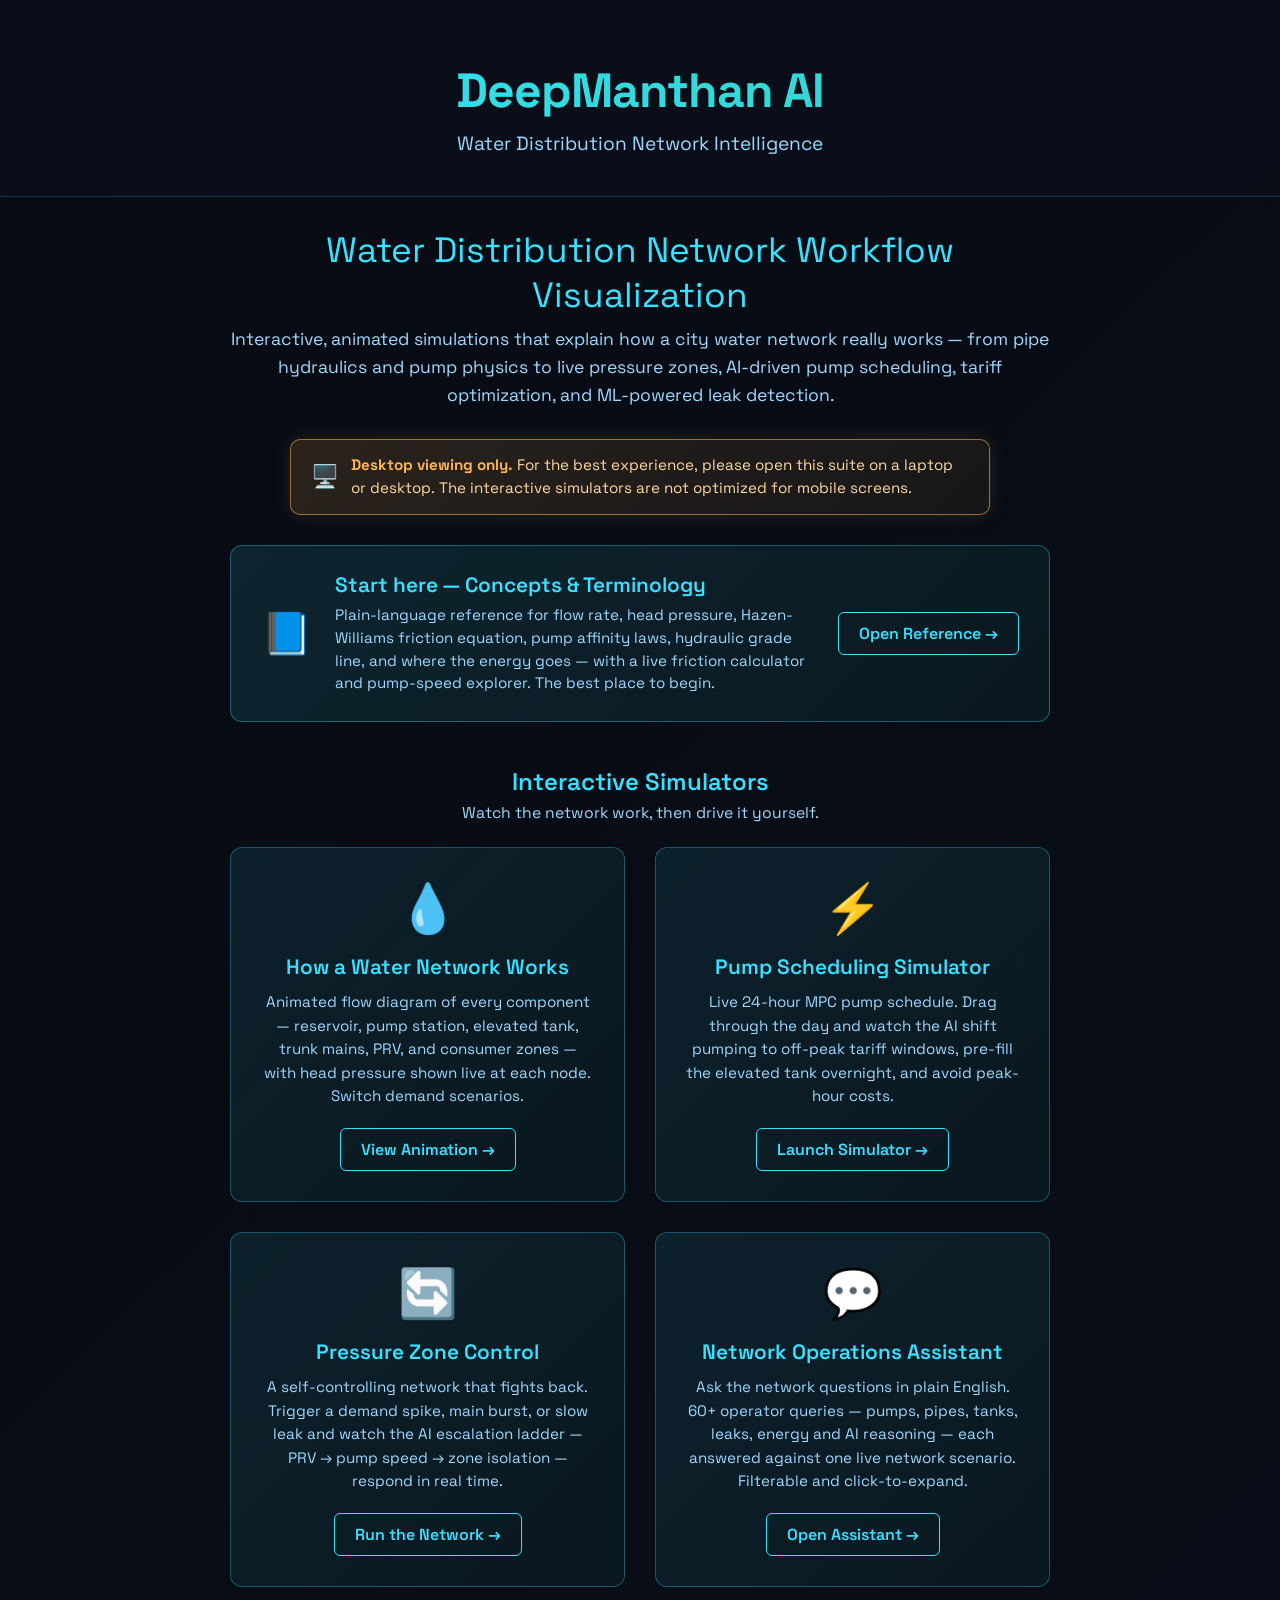
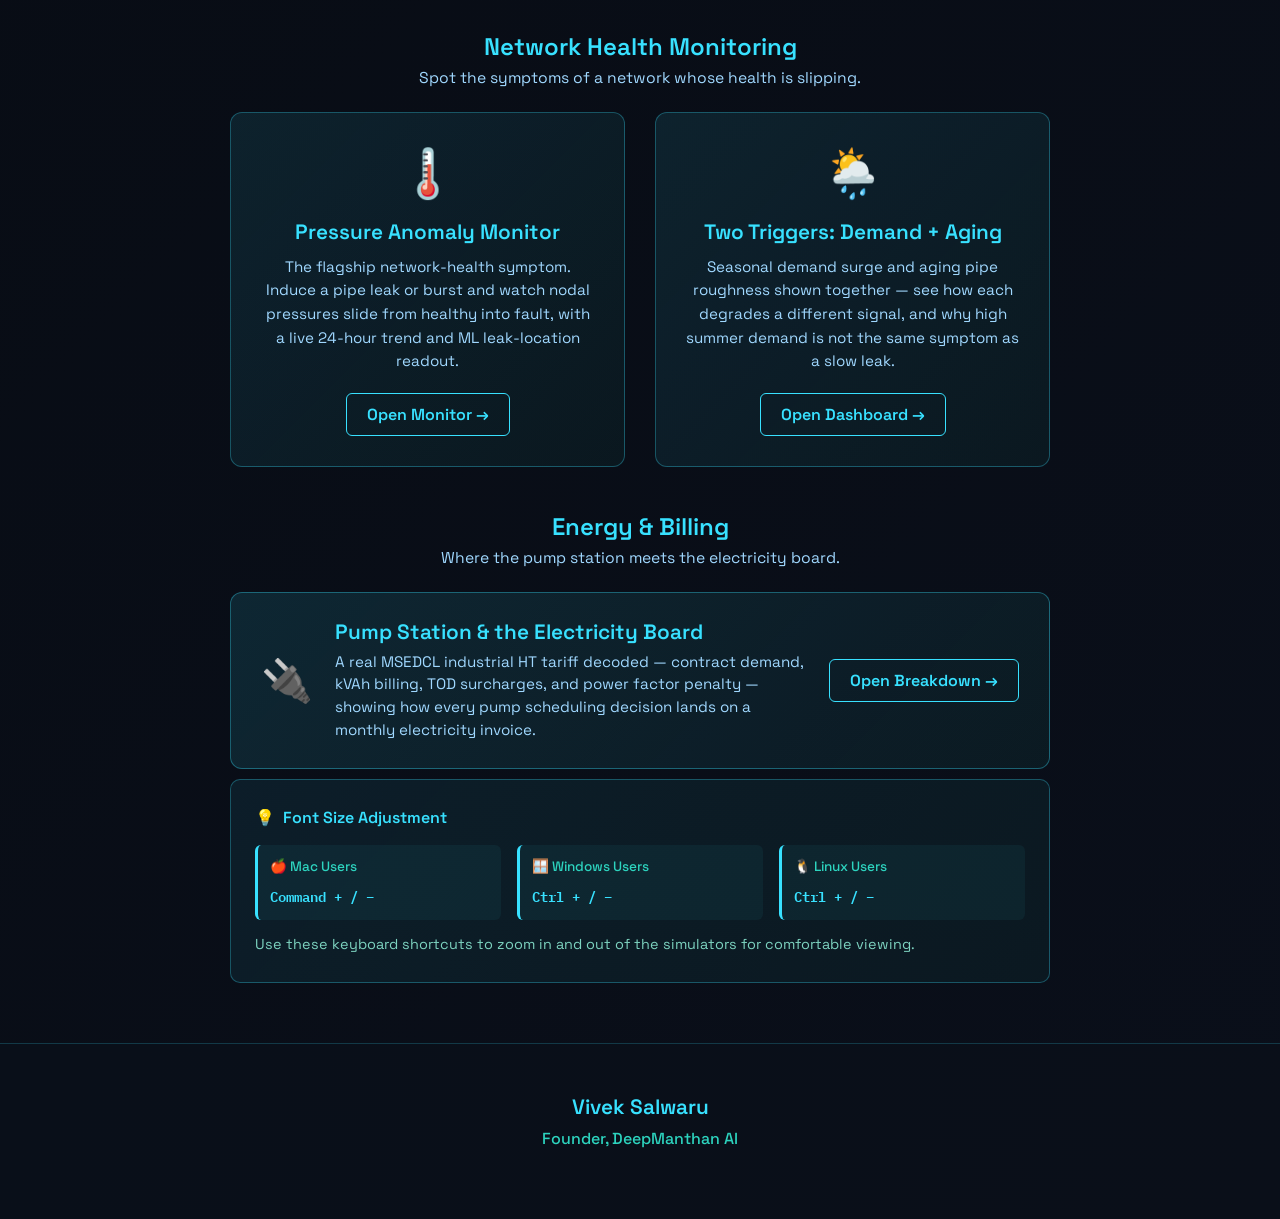
<file: index.html>
<!DOCTYPE html>
<html>
<head>
  <meta charset="UTF-8">
  <meta name="viewport" content="width=device-width, initial-scale=1.0">
  <title>DeepManthan AI — Water Distribution Network Intelligence</title>
  <link href="https://fonts.googleapis.com/css2?family=Space+Grotesk:wght@400;600;700&family=IBM+Plex+Mono:wght@400;600&display=swap" rel="stylesheet">
  <style>
    * { margin: 0; padding: 0; box-sizing: border-box; }

    body {
      font-family: 'Space Grotesk', sans-serif;
      background: linear-gradient(135deg, #070B12 0%, #0A0F1A 100%);
      color: #DCE6F2;
      min-height: 100vh;
      display: flex;
      flex-direction: column;
    }

    .header {
      text-align: center;
      padding: 60px 40px 40px;
      border-bottom: 1px solid rgba(56, 225, 255, 0.2);
      background: rgba(10, 15, 26, 0.8);
    }

    .company-name {
      font-size: 3rem;
      font-weight: 700;
      background: linear-gradient(90deg, #38E1FF, #2DD4BF);
      -webkit-background-clip: text;
      -webkit-text-fill-color: transparent;
      background-clip: text;
      margin-bottom: 10px;
      letter-spacing: -0.02em;
    }

    .tagline {
      font-size: 1.2rem;
      color: #A0D8FF;
      margin-bottom: 0;
      font-weight: 400;
    }

    .container {
      flex: 1;
      padding: 30px 40px;
      max-width: 900px;
      margin: 0 auto;
      width: 100%;
    }

    .suite-title {
      font-size: 2.2rem;
      color: #38E1FF;
      margin-bottom: 8px;
      text-align: center;
    }

    .description {
      text-align: center;
      color: #A0D8FF;
      margin-bottom: 30px;
      font-size: 1.1rem;
      line-height: 1.6;
    }

    /* ── Desktop notice ── */
    .desktop-note {
      display: flex;
      align-items: center;
      gap: 12px;
      max-width: 700px;
      margin: 0 auto 30px;
      padding: 14px 20px;
      background: linear-gradient(135deg, rgba(255,180,84,0.14), rgba(255,180,84,0.06));
      border: 1px solid rgba(255,180,84,0.55);
      border-radius: 10px;
      color: #FFD9A0;
      font-size: 0.95rem;
      line-height: 1.5;
      box-shadow: 0 0 18px rgba(255,180,84,0.15);
    }
    .desktop-note strong { color: #FFB454; }
    .desktop-note-icon { font-size: 1.4rem; flex-shrink: 0; }

    /* ── Wide card (Start here / Billing) ── */
    .wide-card {
      display: flex;
      align-items: center;
      gap: 22px;
      margin-top: 10px;
      padding: 26px 30px;
      background: linear-gradient(135deg, rgba(56,225,255,0.12), rgba(45,212,191,0.06));
      border: 1px solid rgba(56,225,255,0.35);
      border-radius: 12px;
      text-decoration: none;
      transition: all 0.3s ease;
    }
    .wide-card:hover {
      border-color: #38E1FF;
      box-shadow: 0 0 22px rgba(56,225,255,0.25);
      transform: translateY(-3px);
    }
    .wide-icon { font-size: 2.6rem; flex-shrink: 0; }
    .wide-text { flex: 1; min-width: 0; }
    .wide-title { font-size: 1.3rem; color: #38E1FF; font-weight: 600; margin-bottom: 6px; }
    .wide-desc { color: #A0D8FF; font-size: 0.95rem; line-height: 1.5; }
    .wide-cta {
      flex-shrink: 0;
      color: #38E1FF;
      font-weight: 600;
      border: 1px solid #38E1FF;
      border-radius: 6px;
      padding: 10px 20px;
      transition: all 0.3s ease;
      white-space: nowrap;
    }
    .wide-card:hover .wide-cta { background: #38E1FF; color: #070B12; }

    /* ── Section labels ── */
    .section-label {
      text-align: center;
      color: #38E1FF;
      font-size: 1.5rem;
      font-weight: 600;
      margin: 44px 0 6px;
    }
    .section-sub {
      text-align: center;
      color: #A0D8FF;
      font-size: 0.98rem;
      margin-bottom: 24px;
    }

    /* ── Emulator grid cards ── */
    .emulators {
      display: grid;
      grid-template-columns: repeat(auto-fit, minmax(300px, 1fr));
      gap: 30px;
      margin-bottom: 20px;
    }

    .emulator-card {
      background: linear-gradient(135deg, rgba(56,225,255,0.1), rgba(45,212,191,0.05));
      border: 1px solid rgba(56,225,255,0.3);
      border-radius: 12px;
      padding: 30px;
      text-align: center;
      transition: all 0.3s ease;
      cursor: pointer;
    }
    .emulator-card:hover {
      border-color: #38E1FF;
      box-shadow: 0 0 20px rgba(56,225,255,0.3);
      transform: translateY(-5px);
    }
    .emulator-icon { font-size: 3rem; margin-bottom: 15px; }
    .emulator-title {
      font-size: 1.3rem;
      color: #38E1FF;
      margin-bottom: 10px;
      font-weight: 600;
    }
    .emulator-desc {
      color: #A0D8FF;
      margin-bottom: 20px;
      font-size: 0.95rem;
      line-height: 1.55;
    }
    .emulator-link {
      color: #38E1FF;
      text-decoration: none;
      padding: 10px 20px;
      border: 1px solid #38E1FF;
      border-radius: 6px;
      display: inline-block;
      transition: all 0.3s ease;
      font-weight: 600;
    }
    .emulator-link:hover { background: #38E1FF; color: #070B12; }

    /* ── Help section ── */
    .help-section {
      max-width: 900px;
      margin: -20px auto 60px;
      padding: 0 40px;
      width: 100%;
    }
    .help-note {
      background: linear-gradient(135deg, rgba(56,225,255,0.08), rgba(45,212,191,0.05));
      border: 1px solid rgba(56,225,255,0.3);
      border-radius: 10px;
      padding: 24px;
      color: #A0D8FF;
      font-size: 0.95rem;
      line-height: 1.8;
    }
    .help-note strong { color: #38E1FF; font-weight: 600; }
    .help-note-title {
      font-size: 1rem;
      margin-bottom: 12px;
      display: flex;
      align-items: center;
      gap: 8px;
    }
    .help-note-shortcuts {
      display: grid;
      grid-template-columns: repeat(auto-fit, minmax(200px, 1fr));
      gap: 16px;
      margin-top: 12px;
    }
    .shortcut-item {
      background: rgba(56,225,255,0.05);
      padding: 10px 12px;
      border-radius: 6px;
      border-left: 3px solid #38E1FF;
    }
    .shortcut-label { font-size: 0.85rem; color: #2DD4BF; display: block; margin-bottom: 4px; font-weight: 500; }
    .shortcut-keys { font-family: 'IBM Plex Mono', monospace; color: #38E1FF; font-weight: 600; font-size: 0.9rem; }
    .help-note-subtitle { margin-top: 12px; font-size: 0.9rem; color: #7DD3C0; }

    /* ── Footer ── */
    .footer {
      background: rgba(10, 15, 26, 0.95);
      border-top: 1px solid rgba(56, 225, 255, 0.2);
      padding: 50px 40px;
      text-align: center;
    }
    .founder-info { max-width: 600px; margin: 0 auto; }
    .founder-name { font-size: 1.3rem; color: #38E1FF; margin-bottom: 8px; font-weight: 600; }
    .founder-title { font-size: 1rem; color: #2DD4BF; margin-bottom: 20px; font-weight: 500; }
    .contact-info { margin: 20px 0; font-family: 'IBM Plex Mono', monospace; font-size: 0.9rem; color: #A0D8FF; }
    .contact-item { margin: 8px 0; }
    .contact-links { margin-top: 20px; display: flex; justify-content: center; gap: 20px; flex-wrap: wrap; }
    .contact-link { color: #38E1FF; text-decoration: none; transition: color 0.3s ease; font-size: 0.95rem; }
    .contact-link:hover { color: #2DD4BF; text-decoration: underline; }

    @media (max-width: 600px) {
      .wide-card { flex-direction: column; text-align: center; gap: 14px; }
    }
    @media (max-width: 768px) {
      .company-name { font-size: 2rem; }
      .suite-title { font-size: 1.5rem; }
      .container { padding: 40px 20px; }
      .header { padding: 40px 20px 30px; }
      .footer { padding: 40px 20px; }
      .help-section { padding: 0 20px 40px; }
      .help-note { padding: 16px; }
      .help-note-shortcuts { grid-template-columns: 1fr; }
    }
  </style>
</head>
<body>

  <!-- Header -->
  <div class="header">
    <div class="company-name">DeepManthan AI</div>
    <div class="tagline">Water Distribution Network Intelligence</div>
  </div>

  <!-- Main Content -->
  <div class="container">
    <div class="suite-title">Water Distribution Network Workflow Visualization</div>
    <div class="description">
      Interactive, animated simulations that explain how a city water network really works —
      from pipe hydraulics and pump physics to live pressure zones, AI-driven pump scheduling,
      tariff optimization, and ML-powered leak detection.
    </div>

    <!-- Desktop notice -->
    <div class="desktop-note">
      <span class="desktop-note-icon">🖥️</span>
      <span><strong>Desktop viewing only.</strong> For the best experience, please open this suite on a laptop or desktop. The interactive simulators are not optimized for mobile screens.</span>
    </div>

    <!-- Start here — wide card -->
    <a href="water_concepts.html" class="wide-card">
      <div class="wide-icon">📘</div>
      <div class="wide-text">
        <div class="wide-title">Start here — Concepts &amp; Terminology</div>
        <div class="wide-desc">Plain-language reference for flow rate, head pressure, Hazen-Williams friction equation, pump affinity laws, hydraulic grade line, and where the energy goes — with a live friction calculator and pump-speed explorer. The best place to begin.</div>
      </div>
      <div class="wide-cta">Open Reference →</div>
    </a>

    <!-- Interactive Simulators -->
    <div class="section-label">Interactive Simulators</div>
    <div class="section-sub">Watch the network work, then drive it yourself.</div>
    <div class="emulators">
      <div class="emulator-card">
        <div class="emulator-icon">💧</div>
        <div class="emulator-title">How a Water Network Works</div>
        <div class="emulator-desc">
          Animated flow diagram of every component — reservoir, pump station, elevated tank, trunk mains, PRV, and consumer zones — with head pressure shown live at each node. Switch demand scenarios.
        </div>
        <a href="water_animation.html" class="emulator-link">View Animation →</a>
      </div>

      <div class="emulator-card">
        <div class="emulator-icon">⚡</div>
        <div class="emulator-title">Pump Scheduling Simulator</div>
        <div class="emulator-desc">
          Live 24-hour MPC pump schedule. Drag through the day and watch the AI shift pumping to off-peak tariff windows, pre-fill the elevated tank overnight, and avoid peak-hour costs.
        </div>
        <a href="pump_scheduler.html" class="emulator-link">Launch Simulator →</a>
      </div>

      <div class="emulator-card">
        <div class="emulator-icon">🔄</div>
        <div class="emulator-title">Pressure Zone Control</div>
        <div class="emulator-desc">
          A self-controlling network that fights back. Trigger a demand spike, main burst, or slow leak and watch the AI escalation ladder — PRV → pump speed → zone isolation — respond in real time.
        </div>
        <a href="pressure_zones.html" class="emulator-link">Run the Network →</a>
      </div>

      <div class="emulator-card">
        <div class="emulator-icon">💬</div>
        <div class="emulator-title">Network Operations Assistant</div>
        <div class="emulator-desc">
          Ask the network questions in plain English. 60+ operator queries — pumps, pipes, tanks, leaks, energy and AI reasoning — each answered against one live network scenario. Filterable and click-to-expand.
        </div>
        <a href="water_assistant.html" class="emulator-link">Open Assistant →</a>
      </div>
    </div>

    <!-- Network Health Monitoring -->
    <div class="section-label">Network Health Monitoring</div>
    <div class="section-sub">Spot the symptoms of a network whose health is slipping.</div>
    <div class="emulators">
      <div class="emulator-card">
        <div class="emulator-icon">🌡️</div>
        <div class="emulator-title">Pressure Anomaly Monitor</div>
        <div class="emulator-desc">
          The flagship network-health symptom. Induce a pipe leak or burst and watch nodal pressures slide from healthy into fault, with a live 24-hour trend and ML leak-location readout.
        </div>
        <a href="pressure_zones.html" class="emulator-link">Open Monitor →</a>
      </div>

      <div class="emulator-card">
        <div class="emulator-icon">🌦️</div>
        <div class="emulator-title">Two Triggers: Demand + Aging</div>
        <div class="emulator-desc">
          Seasonal demand surge and aging pipe roughness shown together — see how each degrades a different signal, and why high summer demand is not the same symptom as a slow leak.
        </div>
        <a href="pump_scheduler.html" class="emulator-link">Open Dashboard →</a>
      </div>
    </div>

    <!-- Energy & Billing -->
    <div class="section-label">Energy &amp; Billing</div>
    <div class="section-sub">Where the pump station meets the electricity board.</div>
    <a href="pump_scheduler.html#billing" class="wide-card">
      <div class="wide-icon">🔌</div>
      <div class="wide-text">
        <div class="wide-title">Pump Station &amp; the Electricity Board</div>
        <div class="wide-desc">A real MSEDCL industrial HT tariff decoded — contract demand, kVAh billing, TOD surcharges, and power factor penalty — showing how every pump scheduling decision lands on a monthly electricity invoice.</div>
      </div>
      <div class="wide-cta">Open Breakdown →</div>
    </a>
  </div>

  <!-- Help / Font Size Section -->
  <div class="help-section">
    <div class="help-note">
      <div class="help-note-title">
        <span>💡</span> <strong>Font Size Adjustment</strong>
      </div>
      <div class="help-note-shortcuts">
        <div class="shortcut-item">
          <span class="shortcut-label">🍎 Mac Users</span>
          <span class="shortcut-keys">Command + / −</span>
        </div>
        <div class="shortcut-item">
          <span class="shortcut-label">🪟 Windows Users</span>
          <span class="shortcut-keys">Ctrl + / −</span>
        </div>
        <div class="shortcut-item">
          <span class="shortcut-label">🐧 Linux Users</span>
          <span class="shortcut-keys">Ctrl + / −</span>
        </div>
      </div>
      <p class="help-note-subtitle">Use these keyboard shortcuts to zoom in and out of the simulators for comfortable viewing.</p>
    </div>
  </div>

  <!-- Footer -->
  <div class="footer">
    <div class="founder-info">
      <div class="founder-name">Vivek Salwaru</div>
      <div class="founder-title">Founder, DeepManthan AI</div>
    </div>
  </div>

</body>
</html>
</file>
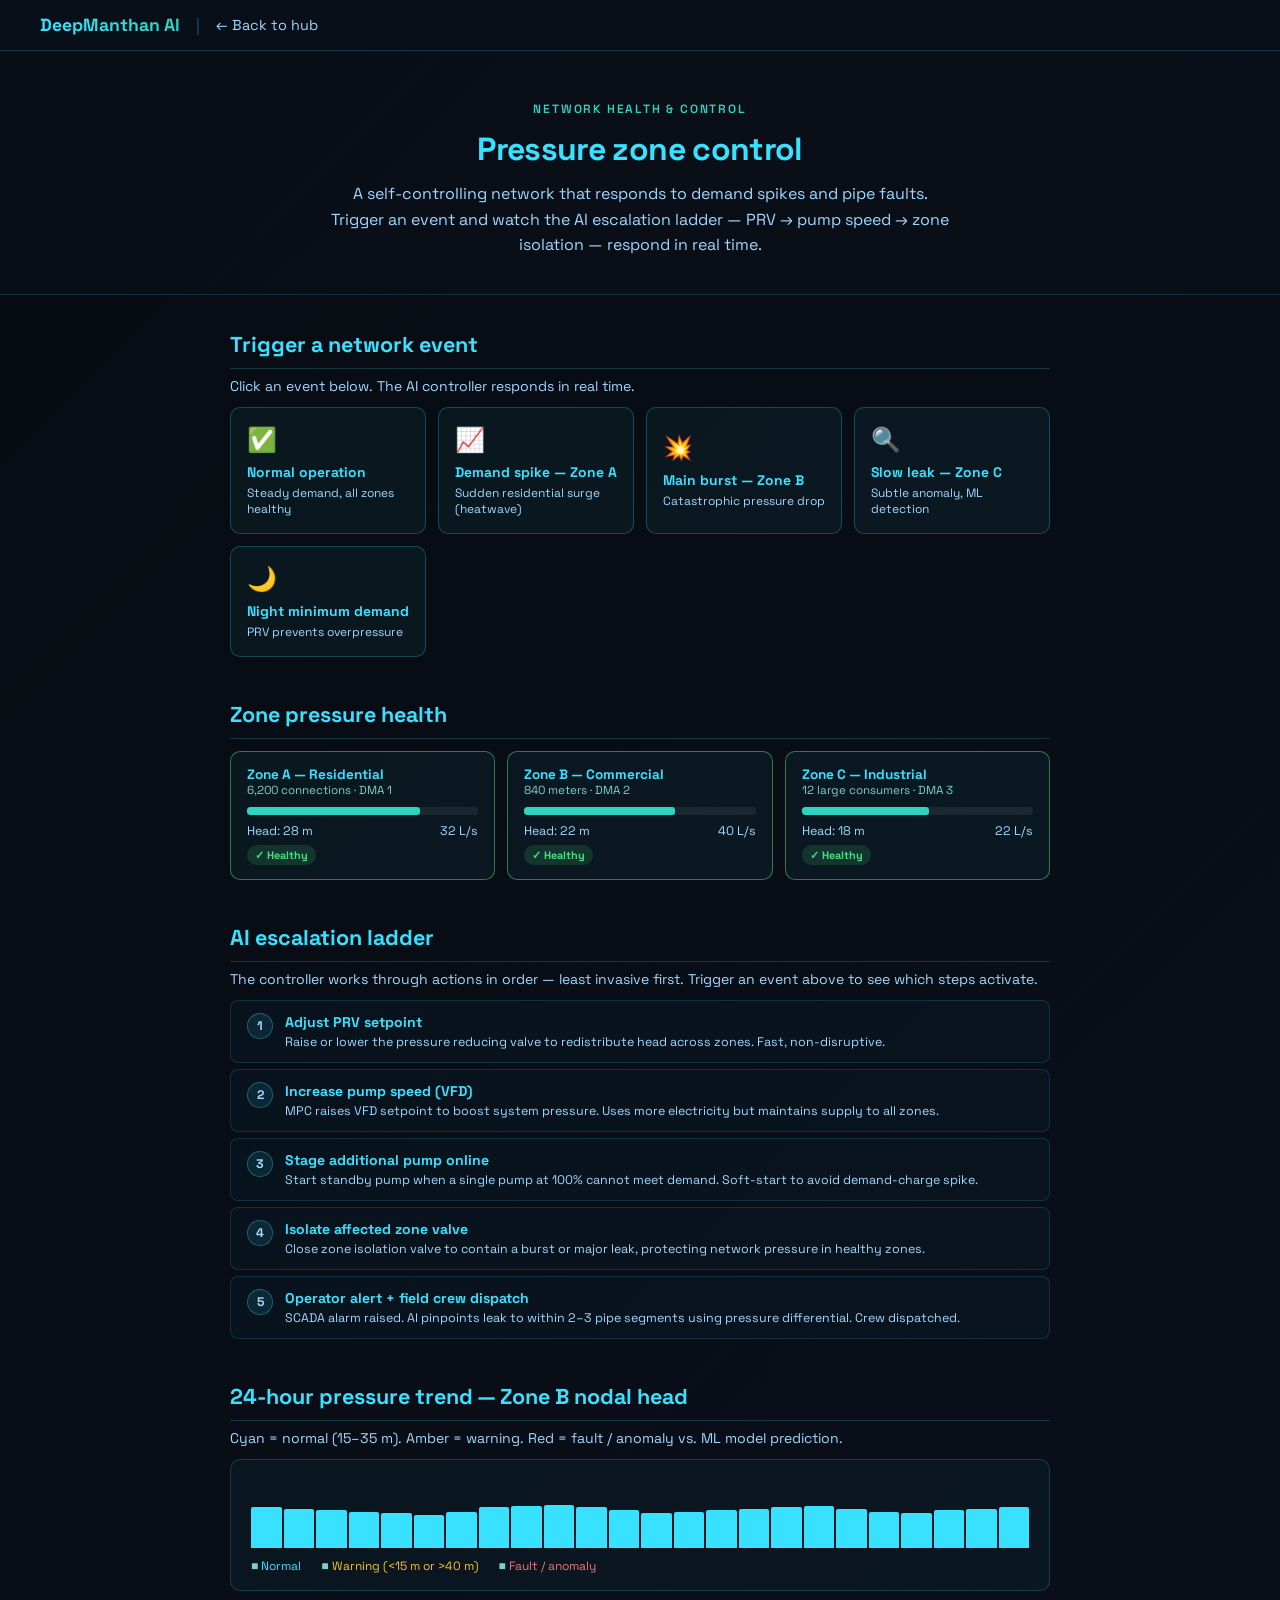
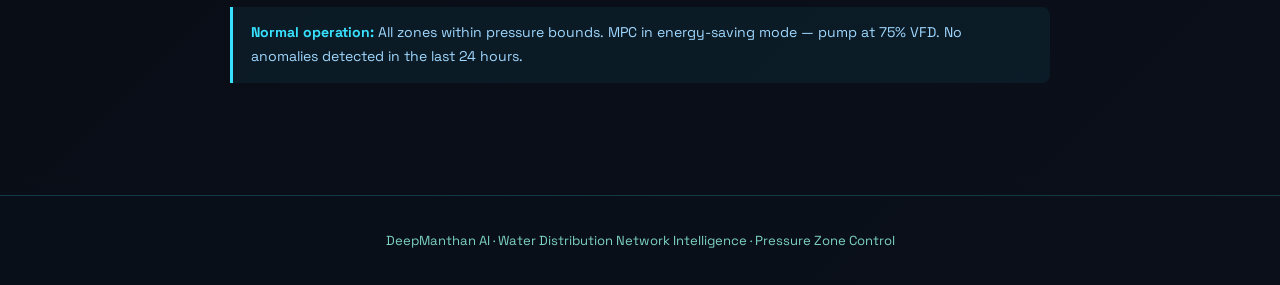
<file: pressure_zones.html>
<!DOCTYPE html>
<html>
<head>
  <meta charset="UTF-8">
  <meta name="viewport" content="width=device-width, initial-scale=1.0">
  <title>Water Network — Pressure Zone Control</title>
  <link href="https://fonts.googleapis.com/css2?family=Space+Grotesk:wght@400;600;700&family=IBM+Plex+Mono:wght@400;600&display=swap" rel="stylesheet">
  <link rel="stylesheet" href="shared.css">
</head>
<body>

<div class="dm-nav">
  <span class="dm-nav-brand">DeepManthan AI</span>
  <span class="dm-nav-sep">|</span>
  <a href="index.html">← Back to hub</a>
</div>

<div class="dm-page-header">
  <div class="dm-eyebrow">Network Health &amp; Control</div>
  <h1>Pressure zone control</h1>
  <p>A self-controlling network that responds to demand spikes and pipe faults. Trigger an event and watch the AI escalation ladder — PRV → pump speed → zone isolation — respond in real time.</p>
</div>

<div class="dm-container">

  <h2 class="dm-h2" style="margin-top:0;">Trigger a network event</h2>
  <p style="font-size:0.88rem;color:#A0D8FF;margin-bottom:12px;">Click an event below. The AI controller responds in real time.</p>
  <div class="dm-trigger-grid">
    <button class="dm-trigger active" onclick="setEvent('normal',this)"><div class="t-icon">✅</div><div class="t-name">Normal operation</div><div class="t-desc">Steady demand, all zones healthy</div></button>
    <button class="dm-trigger" onclick="setEvent('demandspike',this)"><div class="t-icon">📈</div><div class="t-name">Demand spike — Zone A</div><div class="t-desc">Sudden residential surge (heatwave)</div></button>
    <button class="dm-trigger" onclick="setEvent('burst',this)"><div class="t-icon">💥</div><div class="t-name">Main burst — Zone B</div><div class="t-desc">Catastrophic pressure drop</div></button>
    <button class="dm-trigger" onclick="setEvent('leak',this)"><div class="t-icon">🔍</div><div class="t-name">Slow leak — Zone C</div><div class="t-desc">Subtle anomaly, ML detection</div></button>
    <button class="dm-trigger" onclick="setEvent('lownight',this)"><div class="t-icon">🌙</div><div class="t-name">Night minimum demand</div><div class="t-desc">PRV prevents overpressure</div></button>
  </div>

  <div class="dm-alert" id="dm-alert"><strong id="al-title">Alert:</strong> <span id="al-msg"></span></div>

  <h2 class="dm-h2" id="health">Zone pressure health</h2>
  <div class="dm-zone-grid">
    <div class="dm-zone ok" id="zc-a">
      <div class="z-name">Zone A — Residential</div>
      <div class="z-type">6,200 connections · DMA 1</div>
      <div class="dm-bar-wrap"><div class="dm-bar" id="zb-a" style="width:75%;background:#2DD4BF;"></div></div>
      <div class="z-vals"><span id="zh-a">Head: 28 m</span><span id="zf-a">32 L/s</span></div>
      <span class="dm-status ok" id="zs-a">✓ Healthy</span>
    </div>
    <div class="dm-zone ok" id="zc-b">
      <div class="z-name">Zone B — Commercial</div>
      <div class="z-type">840 meters · DMA 2</div>
      <div class="dm-bar-wrap"><div class="dm-bar" id="zb-b" style="width:65%;background:#2DD4BF;"></div></div>
      <div class="z-vals"><span id="zh-b">Head: 22 m</span><span id="zf-b">40 L/s</span></div>
      <span class="dm-status ok" id="zs-b">✓ Healthy</span>
    </div>
    <div class="dm-zone ok" id="zc-c">
      <div class="z-name">Zone C — Industrial</div>
      <div class="z-type">12 large consumers · DMA 3</div>
      <div class="dm-bar-wrap"><div class="dm-bar" id="zb-c" style="width:55%;background:#2DD4BF;"></div></div>
      <div class="z-vals"><span id="zh-c">Head: 18 m</span><span id="zf-c">22 L/s</span></div>
      <span class="dm-status ok" id="zs-c">✓ Healthy</span>
    </div>
  </div>

  <h2 class="dm-h2">AI escalation ladder</h2>
  <p style="font-size:0.88rem;color:#A0D8FF;margin-bottom:12px;">The controller works through actions in order — least invasive first. Trigger an event above to see which steps activate.</p>
  <div class="dm-ladder">
    <div class="dm-ladder-step" id="ls1"><div class="dm-ls-num" id="ln1">1</div><div><div class="dm-ls-title">Adjust PRV setpoint</div><div class="dm-ls-desc">Raise or lower the pressure reducing valve to redistribute head across zones. Fast, non-disruptive.</div></div></div>
    <div class="dm-ladder-step" id="ls2"><div class="dm-ls-num" id="ln2">2</div><div><div class="dm-ls-title">Increase pump speed (VFD)</div><div class="dm-ls-desc">MPC raises VFD setpoint to boost system pressure. Uses more electricity but maintains supply to all zones.</div></div></div>
    <div class="dm-ladder-step" id="ls3"><div class="dm-ls-num" id="ln3">3</div><div><div class="dm-ls-title">Stage additional pump online</div><div class="dm-ls-desc">Start standby pump when a single pump at 100% cannot meet demand. Soft-start to avoid demand-charge spike.</div></div></div>
    <div class="dm-ladder-step" id="ls4"><div class="dm-ls-num" id="ln4">4</div><div><div class="dm-ls-title">Isolate affected zone valve</div><div class="dm-ls-desc">Close zone isolation valve to contain a burst or major leak, protecting network pressure in healthy zones.</div></div></div>
    <div class="dm-ladder-step" id="ls5"><div class="dm-ls-num" id="ln5">5</div><div><div class="dm-ls-title">Operator alert + field crew dispatch</div><div class="dm-ls-desc">SCADA alarm raised. AI pinpoints leak to within 2–3 pipe segments using pressure differential. Crew dispatched.</div></div></div>
  </div>

  <h2 class="dm-h2">24-hour pressure trend — Zone B nodal head</h2>
  <p style="font-size:0.88rem;color:#A0D8FF;margin-bottom:10px;">Cyan = normal (15–35 m). Amber = warning. Red = fault / anomaly vs. ML model prediction.</p>
  <div class="dm-trend-wrap">
    <div class="dm-trend-bars" id="trend-bars"></div>
    <div style="display:flex;gap:20px;margin-top:10px;font-size:0.75rem;color:#7DD3C0;">
      <span>■ <span style="color:#38E1FF;">Normal</span></span>
      <span>■ <span style="color:#fbbf24;">Warning (&lt;15 m or &gt;40 m)</span></span>
      <span>■ <span style="color:#f87171;">Fault / anomaly</span></span>
    </div>
  </div>

  <div class="dm-insight" id="ev-insight">
    <strong>Normal operation:</strong> All zones within pressure bounds. MPC in energy-saving mode — pump at 75% VFD, drawing on tank. No anomalies detected by ML in the last 24 hours.
  </div>

</div>

<div class="dm-footer">DeepManthan AI · Water Distribution Network Intelligence · Pressure Zone Control</div>

<script>
const evts={
  normal:{al:false,za:{h:28,f:32,c:'ok',b:75,s:'✓ Healthy',sc:'ok'},zb:{h:22,f:40,c:'ok',b:65,s:'✓ Healthy',sc:'ok'},zc:{h:18,f:22,c:'ok',b:55,s:'✓ Healthy',sc:'ok'},steps:[],ins:'<strong>Normal operation:</strong> All zones within pressure bounds. MPC in energy-saving mode — pump at 75% VFD. No anomalies detected in the last 24 hours.',trend:[28,27,26,25,24,23,25,28,29,30,28,26,24,25,26,27,28,29,27,25,24,26,27,28]},
  demandspike:{al:true,aT:'Demand spike — Zone A',aM:'Residential demand +45% above forecast. Heatwave event. AI escalating pump speed.',za:{h:14,f:54,c:'warn',b:40,s:'⚠ Low pressure',sc:'warn'},zb:{h:18,f:40,c:'ok',b:55,s:'✓ Healthy',sc:'ok'},zc:{h:16,f:22,c:'ok',b:48,s:'✓ Healthy',sc:'ok'},steps:[1,2],ins:'<strong>Demand spike — Zone A:</strong> Heatwave has pushed residential demand 45% above ML forecast. Zone A head dropped to 14 m. MPC has (1) raised PRV setpoint and (2) raised pump VFD from 75% to 92%. Head recovering.',trend:[28,27,26,25,24,23,14,12,10,13,16,18,20,22,24,26,28,29,27,25,24,26,27,28]},
  burst:{al:true,aT:'CRITICAL: Main burst — Zone B',aM:'Catastrophic pressure loss. Zone B head at 2 m. Isolation valve closing. Field crew dispatched.',za:{h:26,f:32,c:'ok',b:72,s:'✓ Healthy',sc:'ok'},zb:{h:2,f:5,c:'danger',b:8,s:'✗ BURST — isolated',sc:'danger'},zc:{h:19,f:22,c:'ok',b:56,s:'✓ Healthy',sc:'ok'},steps:[1,2,3,4,5],ins:'<strong>Main burst — Zone B:</strong> Full escalation triggered. PRV adjusted, pump at 100% VFD, standby pump staged on. Zone B isolation valve closed to protect Zones A and C. ML has pinpointed burst to a 380 m segment of the DN400 main. Field crew ETA: 18 minutes.',trend:[28,27,26,25,24,23,25,28,2,2,2,8,14,18,22,26,28,29,27,25,24,26,27,28]},
  leak:{al:true,aT:'ML anomaly — slow leak Zone C',aM:'Zone C head 3 m below model prediction. Consistent 30-minute divergence. Probable slow leak 50–80 L/min.',za:{h:28,f:32,c:'ok',b:75,s:'✓ Healthy',sc:'ok'},zb:{h:22,f:40,c:'ok',b:65,s:'✓ Healthy',sc:'ok'},zc:{h:15,f:25,c:'warn',b:44,s:'⚠ ML anomaly — leak?',sc:'warn'},steps:[5],ins:'<strong>Slow leak — Zone C:</strong> ML model predicted 18 m head at Node C-7. Sensor reads 15 m — a 3 m gap held consistently for 32 minutes. This matches a slow leak of ~60 L/min. Hazen-Williams model isolates the anomaly to a 200 m segment of the DN250 branch. Traditional survey: 2–4 weeks. AI detection: 32 minutes.',trend:[28,27,26,25,24,23,25,28,26,24,22,20,18,17,16,15,15,15,15,16,17,18,19,20]},
  lownight:{al:false,za:{h:38,f:5,c:'ok',b:95,s:'✓ PRV protecting',sc:'ok'},zb:{h:32,f:4,c:'ok',b:80,s:'✓ PRV protecting',sc:'ok'},zc:{h:28,f:3,c:'ok',b:70,s:'✓ Healthy',sc:'ok'},steps:[1],ins:'<strong>Night minimum demand:</strong> Demand at 8% of daytime peak. Without intervention, pump output would create 55 m+ head — risking pipe joint failures. AI lowered PRV setpoints to cap zone pressure at 38 m max. Pump at 25% VFD — just enough to maintain tank level and fire-flow reserve.',trend:[28,35,38,38,37,36,35,28,25,22,20,22,24,25,26,27,28,29,30,32,33,34,36,35]}
};
const barC={ok:'#2DD4BF',warn:'#fbbf24',danger:'#f87171'};
function buildTrend(data){
  const c=document.getElementById('trend-bars');c.innerHTML='';
  data.forEach(v=>{
    const d=document.createElement('div');d.className='dm-tb';
    d.style.height=Math.max(4,Math.round((v/50)*100))+'%';
    d.style.background=v<10?'#f87171':v<15?'#fbbf24':'#38E1FF';
    d.title=v+' m head';c.appendChild(d);
  });
}
function setZone(id,d){
  document.getElementById('zc-'+id).className='dm-zone '+d.c;
  document.getElementById('zb-'+id).style.width=d.b+'%';
  document.getElementById('zb-'+id).style.background=barC[d.c]||'#38E1FF';
  document.getElementById('zh-'+id).textContent='Head: '+d.h+' m';
  document.getElementById('zf-'+id).textContent=d.f+' L/s';
  document.getElementById('zs-'+id).textContent=d.s;
  document.getElementById('zs-'+id).className='dm-status '+d.sc;
}
function setLadder(steps){
  for(let i=1;i<=5;i++){
    const s=document.getElementById('ls'+i),n=document.getElementById('ln'+i);
    s.className='dm-ladder-step';n.className='dm-ls-num';
    if(steps.includes(i)){s.classList.add('active');n.classList.add('active');}
  }
}
function setEvent(key,el){
  document.querySelectorAll('.dm-trigger').forEach(b=>b.classList.remove('active'));
  if(el)el.classList.add('active');
  const e=evts[key];
  const ab=document.getElementById('dm-alert');
  if(e.al){ab.style.display='block';document.getElementById('al-title').textContent=e.aT+': ';document.getElementById('al-msg').textContent=e.aM;}
  else ab.style.display='none';
  setZone('a',e.za);setZone('b',e.zb);setZone('c',e.zc);
  setLadder(e.steps);
  document.getElementById('ev-insight').innerHTML=e.ins;
  buildTrend(e.trend);
}
setEvent('normal',null);
</script>
</body>
</html>
</file>
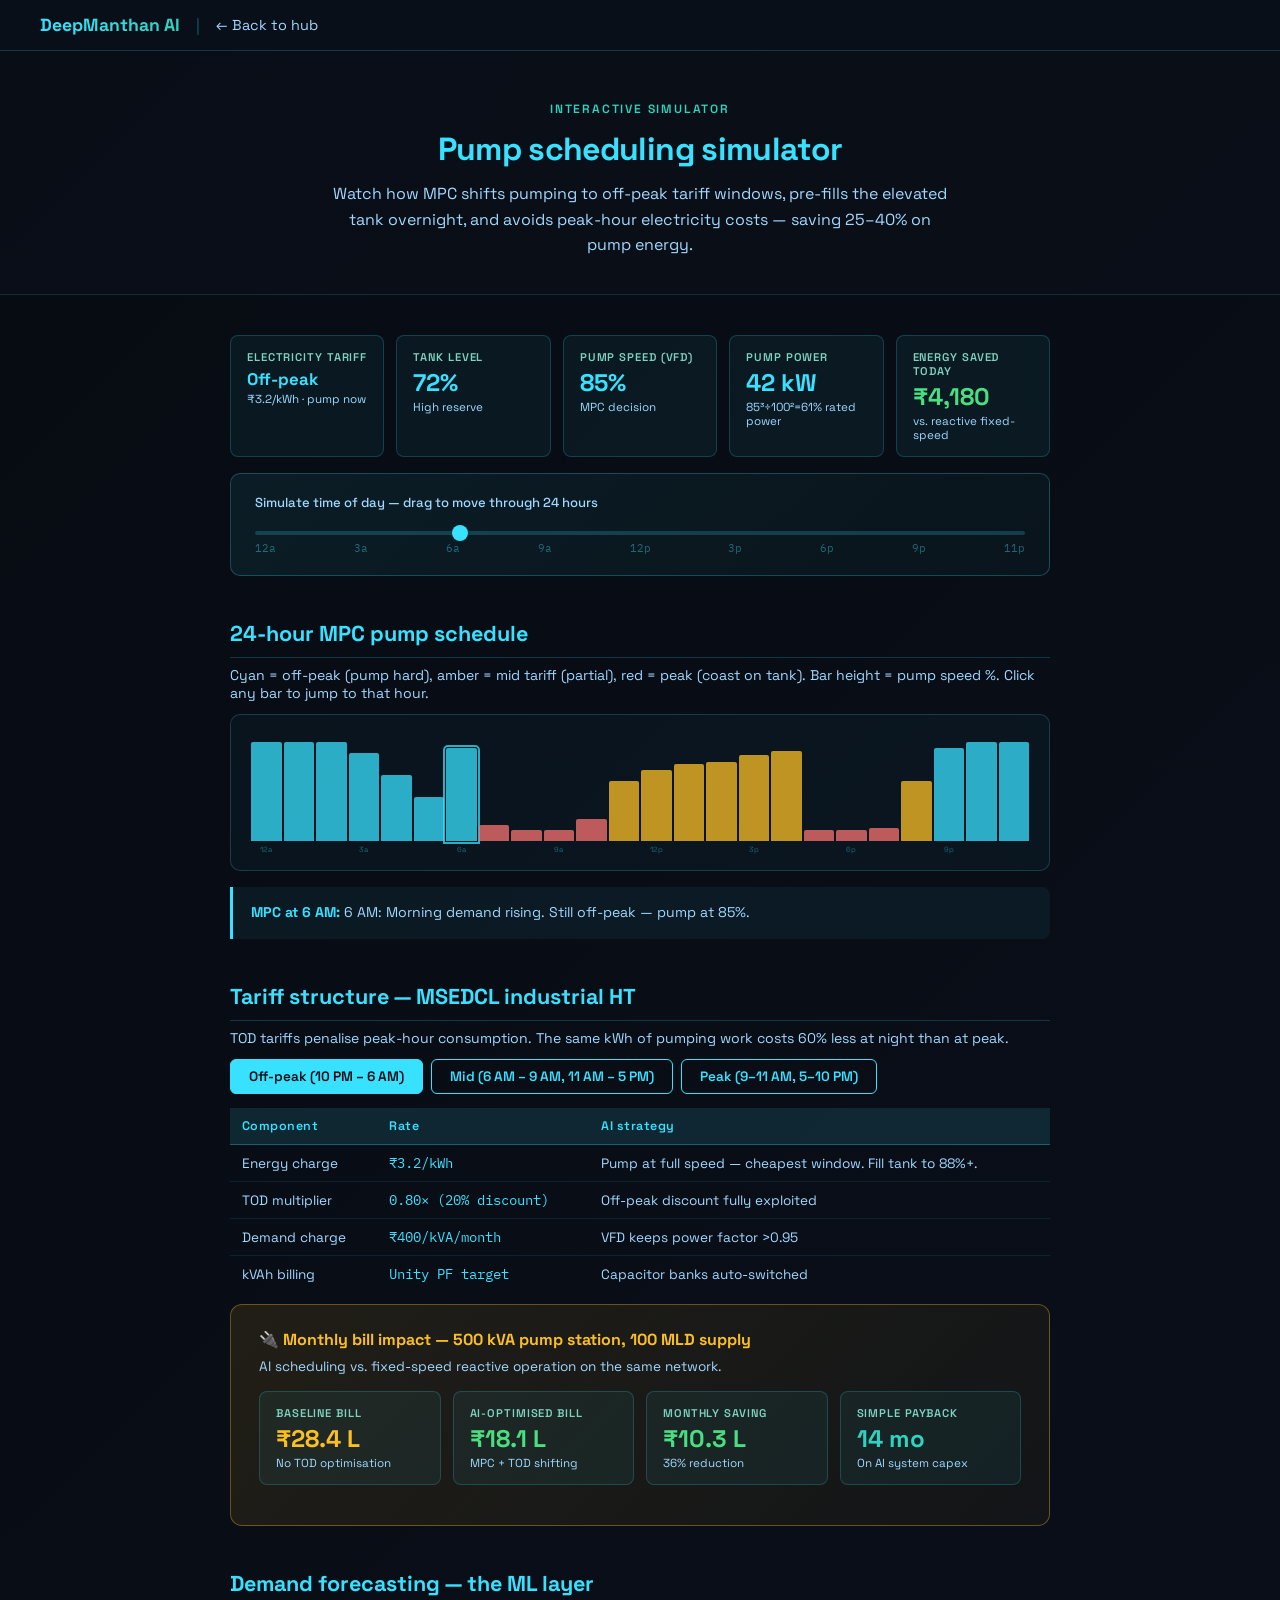
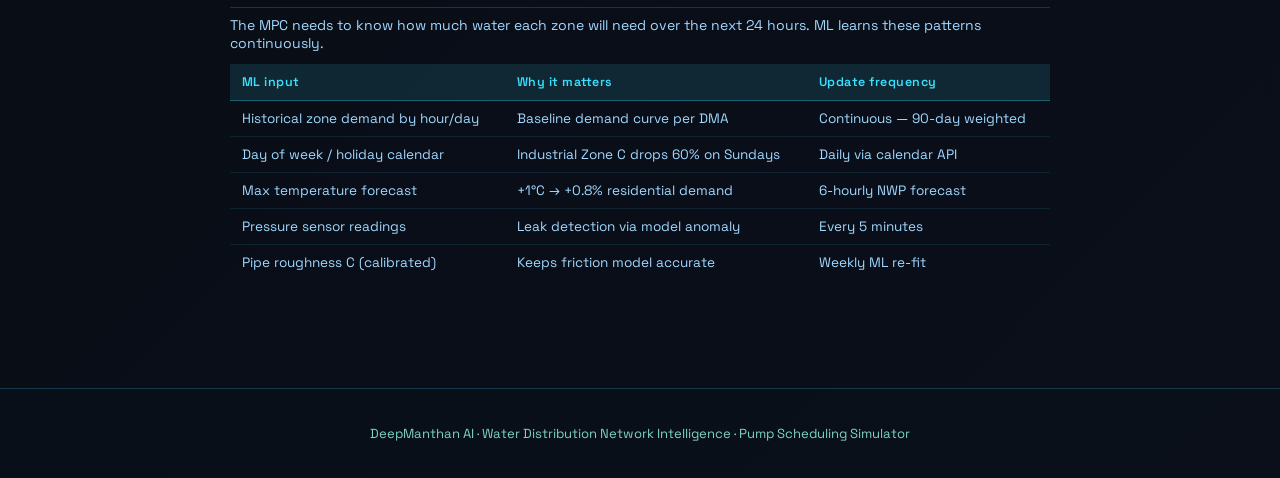
<file: pump_scheduler.html>
<!DOCTYPE html>
<html>
<head>
  <meta charset="UTF-8">
  <meta name="viewport" content="width=device-width, initial-scale=1.0">
  <title>Water Network — Pump Scheduling Simulator</title>
  <link href="https://fonts.googleapis.com/css2?family=Space+Grotesk:wght@400;600;700&family=IBM+Plex+Mono:wght@400;600&display=swap" rel="stylesheet">
  <link rel="stylesheet" href="shared.css">
</head>
<body>

<div class="dm-nav">
  <span class="dm-nav-brand">DeepManthan AI</span>
  <span class="dm-nav-sep">|</span>
  <a href="index.html">← Back to hub</a>
</div>

<div class="dm-page-header">
  <div class="dm-eyebrow">Interactive Simulator</div>
  <h1>Pump scheduling simulator</h1>
  <p>Watch how MPC shifts pumping to off-peak tariff windows, pre-fills the elevated tank overnight, and avoids peak-hour electricity costs — saving 25–40% on pump energy.</p>
</div>

<div class="dm-container">

  <div class="dm-kpi-row" style="margin-top:4px;">
    <div class="dm-kpi"><div class="kl">Electricity tariff</div><div class="kv" id="k-tariff" style="font-size:1.05rem;">Off-peak</div><div class="ks" id="k-rate">₹3.2/kWh · pump now</div></div>
    <div class="dm-kpi cyan"><div class="kl">Tank level</div><div class="kv" id="k-tank">72%</div><div class="ks" id="k-tank-sub">Rising · 3 h reserve</div></div>
    <div class="dm-kpi"><div class="kl">Pump speed (VFD)</div><div class="kv" id="k-pump">85%</div><div class="ks">MPC decision</div></div>
    <div class="dm-kpi"><div class="kl">Pump power</div><div class="kv" id="k-kw">42 kW</div><div class="ks" id="k-cube">Cube law at work</div></div>
    <div class="dm-kpi green"><div class="kl">Energy saved today</div><div class="kv" id="k-save">₹4,180</div><div class="ks">vs. reactive fixed-speed</div></div>
  </div>

  <div class="dm-card" style="margin-top:16px;">
    <label style="font-size:0.82rem;color:#A0D8FF;font-weight:500;display:block;margin-bottom:8px;">Simulate time of day — drag to move through 24 hours</label>
    <input type="range" id="hour" min="0" max="23" value="6" oninput="updateHour(this.value)" style="width:100%;margin-bottom:6px;">
    <div style="display:flex;justify-content:space-between;font-size:0.68rem;color:rgba(56,225,255,0.4);font-family:'IBM Plex Mono',monospace;">
      <span>12a</span><span>3a</span><span>6a</span><span>9a</span><span>12p</span><span>3p</span><span>6p</span><span>9p</span><span>11p</span>
    </div>
  </div>

  <h2 class="dm-h2">24-hour MPC pump schedule</h2>
  <p style="font-size:0.88rem;color:#A0D8FF;margin-bottom:12px;">Cyan = off-peak (pump hard), amber = mid tariff (partial), red = peak (coast on tank). Bar height = pump speed %. Click any bar to jump to that hour.</p>
  <div class="dm-chart-wrap">
    <div class="dm-chart-bars" id="chart-bars"></div>
    <div class="dm-chart-labels" id="chart-labels"></div>
  </div>

  <div class="dm-insight" id="mpc-insight">
    <strong>MPC at 6 AM:</strong> Off-peak tariff window. Tank at 72%. Pumping at 85% to continue pre-loading before 7 AM peak tariff begins. Expected saving vs. reactive: ₹4,180 today.
  </div>

  <h2 class="dm-h2" id="billing">Tariff structure — MSEDCL industrial HT</h2>
  <p style="font-size:0.88rem;color:#A0D8FF;margin-bottom:12px;">TOD tariffs penalise peak-hour consumption. The same kWh of pumping work costs 60% less at night than at peak.</p>
  <div style="display:flex;gap:8px;flex-wrap:wrap;margin-bottom:14px;">
    <button class="dm-btn active" id="t-offpeak" onclick="showTariff('offpeak',this)">Off-peak (10 PM – 6 AM)</button>
    <button class="dm-btn" id="t-mid" onclick="showTariff('mid',this)">Mid (6 AM – 9 AM, 11 AM – 5 PM)</button>
    <button class="dm-btn" id="t-peak" onclick="showTariff('peak',this)">Peak (9–11 AM, 5–10 PM)</button>
  </div>
  <table class="dm-table">
    <tr><th>Component</th><th>Rate</th><th>AI strategy</th></tr>
    <tr><td>Energy charge</td><td id="td-energy" style="font-family:'IBM Plex Mono',monospace;color:#38E1FF;">₹3.2/kWh</td><td id="td-strat">Pump at full speed — cheapest window. Fill tank to 88%+.</td></tr>
    <tr><td>TOD multiplier</td><td id="td-tod" style="font-family:'IBM Plex Mono',monospace;color:#38E1FF;">0.80× (20% discount)</td><td>Off-peak discount fully exploited</td></tr>
    <tr><td>Demand charge</td><td style="font-family:'IBM Plex Mono',monospace;color:#38E1FF;">₹400/kVA/month</td><td>VFD keeps power factor &gt;0.95</td></tr>
    <tr><td>kVAh billing</td><td style="font-family:'IBM Plex Mono',monospace;color:#38E1FF;">Unity PF target</td><td>Capacitor banks auto-switched</td></tr>
  </table>

  <div class="dm-billing">
    <h3>🔌 Monthly bill impact — 500 kVA pump station, 100 MLD supply</h3>
    <p>AI scheduling vs. fixed-speed reactive operation on the same network.</p>
    <div class="dm-kpi-row">
      <div class="dm-kpi amber"><div class="kl">Baseline bill</div><div class="kv">₹28.4 L</div><div class="ks">No TOD optimisation</div></div>
      <div class="dm-kpi green"><div class="kl">AI-optimised bill</div><div class="kv">₹18.1 L</div><div class="ks">MPC + TOD shifting</div></div>
      <div class="dm-kpi green"><div class="kl">Monthly saving</div><div class="kv">₹10.3 L</div><div class="ks">36% reduction</div></div>
      <div class="dm-kpi teal"><div class="kl">Simple payback</div><div class="kv">14 mo</div><div class="ks">On AI system capex</div></div>
    </div>
  </div>

  <h2 class="dm-h2" id="demand">Demand forecasting — the ML layer</h2>
  <p style="font-size:0.88rem;color:#A0D8FF;margin-bottom:12px;">The MPC needs to know how much water each zone will need over the next 24 hours. ML learns these patterns continuously.</p>
  <table class="dm-table">
    <tr><th>ML input</th><th>Why it matters</th><th>Update frequency</th></tr>
    <tr><td>Historical zone demand by hour/day</td><td>Baseline demand curve per DMA</td><td>Continuous — 90-day weighted</td></tr>
    <tr><td>Day of week / holiday calendar</td><td>Industrial Zone C drops 60% on Sundays</td><td>Daily via calendar API</td></tr>
    <tr><td>Max temperature forecast</td><td>+1°C → +0.8% residential demand</td><td>6-hourly NWP forecast</td></tr>
    <tr><td>Pressure sensor readings</td><td>Leak detection via model anomaly</td><td>Every 5 minutes</td></tr>
    <tr><td>Pipe roughness C (calibrated)</td><td>Keeps friction model accurate</td><td>Weekly ML re-fit</td></tr>
  </table>

</div>

<div class="dm-footer">DeepManthan AI · Water Distribution Network Intelligence · Pump Scheduling Simulator</div>

<script>
const schedule=[
  {h:0,t:'off',rate:'₹3.2/kWh',pump:90,kw:48,tank:55,save:1200,ins:'2 AM: Off-peak. Tank at 55%, pumping hard to pre-load. Cheapest hours of the day.'},
  {h:1,t:'off',rate:'₹3.2/kWh',pump:90,kw:48,tank:62,save:1800,ins:'1 AM: Off-peak. Tank filling steadily. MPC plans to reach 88% before 7 AM peak.'},
  {h:2,t:'off',rate:'₹3.2/kWh',pump:90,kw:48,tank:70,save:2400,ins:'2 AM: Tank at 70%. Full-speed pumping continues — tariff discount active.'},
  {h:3,t:'off',rate:'₹3.2/kWh',pump:80,kw:40,tank:77,save:2900,ins:'3 AM: Tank at 77%. MPC eases to 80% — approaching optimal fill target.'},
  {h:4,t:'off',rate:'₹3.2/kWh',pump:60,kw:22,tank:83,save:3300,ins:'4 AM: Tank at 83%. Cube law at work — 60% speed uses only 22% of rated power.'},
  {h:5,t:'off',rate:'₹3.2/kWh',pump:40,kw:6, tank:88,save:3600,ins:'5 AM: Tank nearly full at 88%. Minimal pumping — topping off before dawn.'},
  {h:6,t:'off',rate:'₹3.2/kWh',pump:85,kw:42,tank:72,save:4180,ins:'6 AM: Morning demand rising. Still off-peak — pump at 85%.'},
  {h:7,t:'pk', rate:'₹8.1/kWh',pump:15,kw:2, tank:60,save:4180,ins:'7 AM: Peak tariff begins. MPC drops to 15%. Coast on the tank for 2+ hours.'},
  {h:8,t:'pk', rate:'₹8.1/kWh',pump:10,kw:1, tank:48,save:4180,ins:'8 AM: High morning demand drawing tank down. Pump barely running — peak electricity avoided.'},
  {h:9,t:'pk', rate:'₹8.1/kWh',pump:10,kw:1, tank:36,save:4180,ins:'9 AM: Tank at 36%. MPC monitoring fire-reserve floor (20% minimum).'},
  {h:10,t:'pk',rate:'₹8.1/kWh',pump:20,kw:3, tank:28,save:4180,ins:'10 AM: Tank low. MPC raises slightly to avoid breaching fire-flow reserve.'},
  {h:11,t:'mid',rate:'₹5.4/kWh',pump:55,kw:18,tank:30,save:4180,ins:'11 AM: Mid tariff starts. MPC raises to 55% — partial refill at moderate cost.'},
  {h:12,t:'mid',rate:'₹5.4/kWh',pump:65,kw:26,tank:38,save:4180,ins:'12 PM: Midday. Steady refill. MPC planning ahead for 5 PM peak — target: tank 65%+.'},
  {h:13,t:'mid',rate:'₹5.4/kWh',pump:70,kw:30,tank:46,save:4180,ins:'1 PM: Tank recovering. MPC at 70% — balancing refill cost vs. peak preparation.'},
  {h:14,t:'mid',rate:'₹5.4/kWh',pump:72,kw:32,tank:54,save:4180,ins:'2 PM: Pre-loading for evening peak. Tank at 54% and rising on schedule.'},
  {h:15,t:'mid',rate:'₹5.4/kWh',pump:78,kw:38,tank:61,save:4180,ins:'3 PM: MPC increasing pump — peak tariff starts in 2 hours. Target: 70% tank by 5 PM.'},
  {h:16,t:'mid',rate:'₹5.4/kWh',pump:82,kw:41,tank:68,save:4180,ins:'4 PM: Final pre-loading. Tank at 68%. MPC on track before peak.'},
  {h:17,t:'pk', rate:'₹8.1/kWh',pump:10,kw:1, tank:58,save:4180,ins:'5 PM: Peak starts. Pump drops to 10%. Tank at 70% — 4+ hours of gravity supply.'},
  {h:18,t:'pk', rate:'₹8.1/kWh',pump:10,kw:1, tank:46,save:4180,ins:'6 PM: High evening demand. Tank drawing down. Pump barely running.'},
  {h:19,t:'pk', rate:'₹8.1/kWh',pump:12,kw:1, tank:36,save:4180,ins:'7 PM: Tank at 36%. MPC watching fire-reserve floor. Peak tariff active.'},
  {h:20,t:'mid',rate:'₹5.4/kWh',pump:55,kw:18,tank:30,save:4180,ins:'8 PM: Peak ending. Mid tariff. MPC raises to 55% — overnight recovery begins.'},
  {h:21,t:'off',rate:'₹3.2/kWh',pump:85,kw:42,tank:40,save:4180,ins:'9 PM: Off-peak begins. Pump at 85% — cheap overnight fill cycle starts again.'},
  {h:22,t:'off',rate:'₹3.2/kWh',pump:90,kw:48,tank:50,save:4180,ins:'10 PM: Full-speed pumping. Tank recovering quickly on cheap off-peak tariff.'},
  {h:23,t:'off',rate:'₹3.2/kWh',pump:90,kw:48,tank:60,save:4180,ins:'11 PM: Tank at 60% and climbing. Every kWh pumped now costs 60% less than peak.'}
];
const tCol={off:'#38E1FF',mid:'#fbbf24',pk:'#f87171'};
const tLbl={off:'Off-peak',mid:'Mid tariff',pk:'Peak (expensive)'};
function buildChart(){
  const bars=document.getElementById('chart-bars'),lbls=document.getElementById('chart-labels');
  bars.innerHTML='';lbls.innerHTML='';
  schedule.forEach((s,i)=>{
    const b=document.createElement('div');
    b.className='dm-bar-chart';
    b.style.cssText=`height:${s.pump}%;background:${tCol[s.t]};opacity:0.75;`;
    b.title=`${s.h}:00 · ${s.pump}% · ${s.rate}`;
    b.onclick=()=>{document.getElementById('hour').value=i;updateHour(i);};
    bars.appendChild(b);
    const l=document.createElement('span');
    l.textContent=i%3===0?(i===0?'12a':i<12?i+'a':i===12?'12p':(i-12)+'p'):'';
    lbls.appendChild(l);
  });
}
function updateHour(h){
  h=parseInt(h);const s=schedule[h];
  document.getElementById('k-tariff').textContent=tLbl[s.t];
  document.getElementById('k-tariff').style.color=tCol[s.t];
  document.getElementById('k-rate').textContent=s.rate+(s.t==='off'?' · pump now':s.t==='pk'?' · avoid pumping':' · partial pump');
  document.getElementById('k-tank').textContent=s.tank+'%';
  document.getElementById('k-tank-sub').textContent=s.tank>60?'High reserve':s.tank>30?'Moderate reserve':'Drawing down';
  document.getElementById('k-pump').textContent=s.pump+'%';
  document.getElementById('k-kw').textContent=s.kw+' kW';
  document.getElementById('k-cube').textContent=s.pump+'³÷100²='+(Math.round(Math.pow(s.pump/100,3)*100))+'% rated power';
  document.getElementById('k-save').textContent='₹'+s.save.toLocaleString();
  const hr=h===0?'12 AM':h<12?h+' AM':h===12?'12 PM':(h-12)+' PM';
  document.getElementById('mpc-insight').innerHTML=`<strong>MPC at ${hr}:</strong> ${s.ins}`;
  document.querySelectorAll('.dm-bar-chart').forEach((b,i)=>b.classList.toggle('selected',i===h));
}
const td={off:{e:'₹3.2/kWh',t:'0.80× (20% discount)',s:'Pump at full speed — cheapest window. Fill tank to 88%+.'},mid:{e:'₹5.4/kWh',t:'1.00× (no modifier)',s:'Moderate pumping. Refill after peak draw-down.'},pk:{e:'₹8.1/kWh',t:'1.20× (20% surcharge)',s:'Minimum pumping only. Coast on elevated tank.'}};
function showTariff(k,el){
  document.querySelectorAll('.dm-btn').forEach(b=>b.classList.remove('active'));
  el.classList.add('active');
  const d=td[k];
  document.getElementById('td-energy').textContent=d.e;
  document.getElementById('td-tod').textContent=d.t;
  document.getElementById('td-strat').textContent=d.s;
}
buildChart();updateHour(6);
</script>
</body>
</html>
</file>
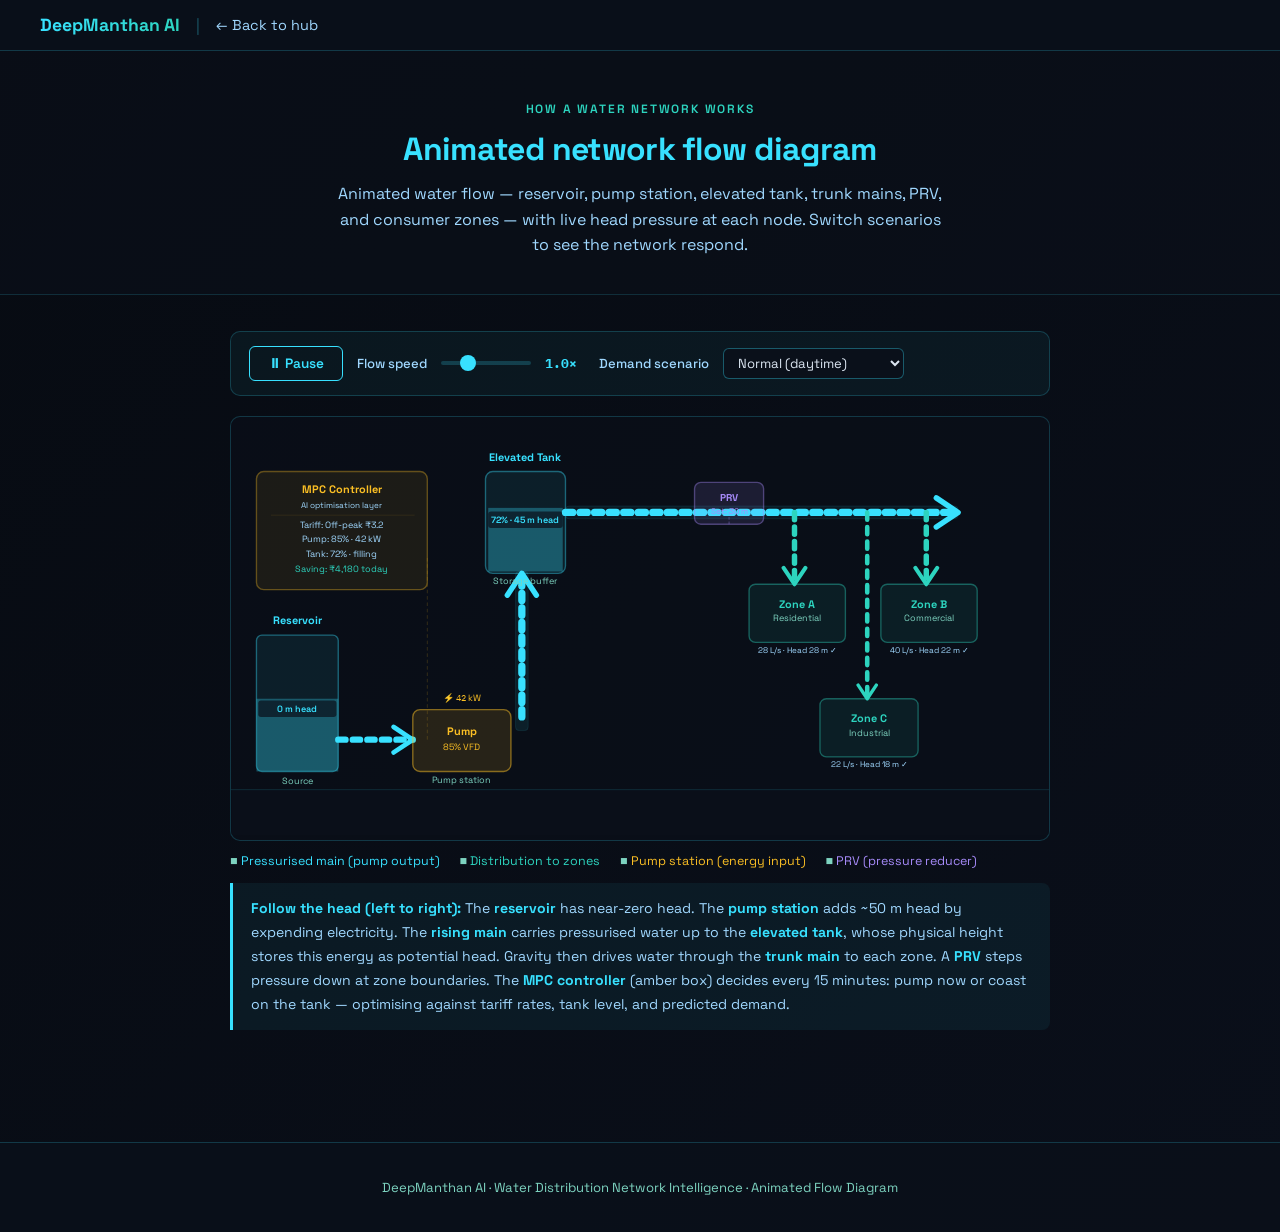
<file: water_animation.html>
<!DOCTYPE html>
<html>
<head>
  <meta charset="UTF-8">
  <meta name="viewport" content="width=device-width, initial-scale=1.0">
  <title>Water Network — Animated Flow Diagram</title>
  <link href="https://fonts.googleapis.com/css2?family=Space+Grotesk:wght@400;600;700&family=IBM+Plex+Mono:wght@400;600&display=swap" rel="stylesheet">
  <link rel="stylesheet" href="shared.css">
  <style>
    @keyframes dash { to { stroke-dashoffset: -24; } }
    .flow      { stroke-dasharray: 8 8; animation: dash 1s linear infinite; }
    .flow.slow { animation-duration: 1.8s; }
    .flow.off  { animation-play-state: paused; opacity: 0.15; }
  </style>
</head>
<body>

<div class="dm-nav">
  <span class="dm-nav-brand">DeepManthan AI</span>
  <span class="dm-nav-sep">|</span>
  <a href="index.html">← Back to hub</a>
</div>

<div class="dm-page-header">
  <div class="dm-eyebrow">How a water network works</div>
  <h1>Animated network flow diagram</h1>
  <p>Animated water flow — reservoir, pump station, elevated tank, trunk mains, PRV, and consumer zones — with live head pressure at each node. Switch scenarios to see the network respond.</p>
</div>

<div class="dm-container">
  <div class="dm-controls">
    <button class="dm-btn" id="btn-pause">⏸ Pause</button>
    <label>Flow speed</label>
    <input type="range" id="speed" min="0.3" max="3" step="0.1" value="1" oninput="setSpeed(this.value)" style="width:90px;">
    <span id="speed-out" style="font-size:0.82rem;font-weight:700;color:#38E1FF;font-family:'IBM Plex Mono',monospace;min-width:32px;">1.0×</span>
    <label style="margin-left:8px;">Demand scenario</label>
    <select id="scenario" onchange="setScenario(this.value)">
      <option value="normal">Normal (daytime)</option>
      <option value="peak">Morning peak demand</option>
      <option value="night">Low demand (night)</option>
      <option value="leak">Pipe leak — Zone B</option>
    </select>
  </div>

  <div class="dm-svg-card">
    <svg id="main-svg" width="100%" viewBox="0 0 900 460" font-family="'Space Grotesk',sans-serif">
      <defs>
        <marker id="arr" viewBox="0 0 10 10" refX="8" refY="5" markerWidth="5" markerHeight="5" orient="auto-start-reverse">
          <path d="M2 1L8 5L2 9" fill="none" stroke="context-stroke" stroke-width="1.5" stroke-linecap="round" stroke-linejoin="round"/>
        </marker>
      </defs>

      <!-- ground -->
      <rect x="0" y="410" width="900" height="50" fill="rgba(10,15,26,0.8)"/>
      <line x1="0" y1="410" x2="900" y2="410" stroke="rgba(56,225,255,0.15)" stroke-width="1"/>

      <!-- RESERVOIR -->
      <rect x="28" y="240" width="90" height="150" rx="6" fill="rgba(56,225,255,0.08)" stroke="rgba(56,225,255,0.4)" stroke-width="1.5"/>
      <rect x="28" y="310" width="90" height="80" rx="0" fill="rgba(56,225,255,0.3)"/>
      <text x="73" y="228" text-anchor="middle" font-size="12" font-weight="700" fill="#38E1FF">Reservoir</text>
      <rect x="30" y="312" width="86" height="18" rx="3" fill="rgba(10,15,26,0.7)"/>
      <text x="73" y="325" text-anchor="middle" font-size="10" font-weight="600" fill="#38E1FF" id="res-head">0 m head</text>
      <text x="73" y="404" text-anchor="middle" font-size="10" fill="#7DD3C0">Source</text>

      <!-- suction pipe -->
      <line id="p-suc" x1="118" y1="355" x2="200" y2="355" class="flow" stroke="#38E1FF" stroke-width="7" stroke-linecap="round" marker-end="url(#arr)"/>

      <!-- PUMP STATION -->
      <rect id="pump-rect" x="200" y="322" width="108" height="68" rx="8" fill="rgba(251,191,36,0.12)" stroke="rgba(251,191,36,0.5)" stroke-width="1.5"/>
      <text x="254" y="350" text-anchor="middle" font-size="12" font-weight="700" fill="#fbbf24">Pump</text>
      <text x="254" y="366" text-anchor="middle" font-size="10" fill="#fbbf24" id="pump-spd">85% VFD</text>
      <text x="254" y="403" text-anchor="middle" font-size="10" fill="#7DD3C0">Pump station</text>
      <text x="254" y="312" text-anchor="middle" font-size="10" fill="#fbbf24">⚡ <tspan id="pump-kw" font-family="'IBM Plex Mono',monospace">42</tspan> kW</text>

      <!-- rising main -->
      <rect x="313" y="170" width="14" height="175" rx="4" fill="rgba(56,225,255,0.08)" stroke="rgba(56,225,255,0.2)" stroke-width="0.5"/>
      <line id="p-rise" x1="320" y1="330" x2="320" y2="172" class="flow" stroke="#38E1FF" stroke-width="8" stroke-linecap="round" marker-end="url(#arr)"/>

      <!-- ELEVATED TANK -->
      <rect x="280" y="60" width="88" height="112" rx="8" fill="rgba(56,225,255,0.08)" stroke="rgba(56,225,255,0.4)" stroke-width="1.5"/>
      <rect x="283" y="100" width="82" height="70" id="tank-fill" rx="0" fill="rgba(56,225,255,0.3)"/>
      <text x="324" y="48" text-anchor="middle" font-size="12" font-weight="700" fill="#38E1FF">Elevated Tank</text>
      <rect x="283" y="104" width="82" height="18" rx="3" fill="rgba(10,15,26,0.7)"/>
      <text x="324" y="117" text-anchor="middle" font-size="10" font-weight="600" fill="#38E1FF" id="tank-lbl">72% · 45 m head</text>
      <text x="324" y="184" text-anchor="middle" font-size="10" fill="#7DD3C0">Storage buffer</text>

      <!-- trunk main -->
      <rect x="368" y="98" width="432" height="14" rx="4" fill="rgba(56,225,255,0.06)" stroke="rgba(56,225,255,0.2)" stroke-width="0.5"/>
      <line id="p-trunk" x1="368" y1="105" x2="800" y2="105" class="flow slow" stroke="#38E1FF" stroke-width="8" stroke-linecap="round" marker-end="url(#arr)"/>

      <!-- PRV -->
      <rect x="510" y="72" width="76" height="46" rx="7" fill="rgba(167,139,250,0.12)" stroke="rgba(167,139,250,0.4)" stroke-width="1.5"/>
      <text x="548" y="92" text-anchor="middle" font-size="11" font-weight="700" fill="#a78bfa">PRV</text>
      <text x="548" y="107" text-anchor="middle" font-size="9" fill="#a78bfa" id="prv-lbl">Set: 30 m</text>
      <line x1="548" y1="118" x2="548" y2="105" stroke="rgba(167,139,250,0.4)" stroke-width="1" stroke-dasharray="3 2"/>

      <!-- Zone A -->
      <line id="p-za" x1="620" y1="105" x2="620" y2="184" class="flow" stroke="#2DD4BF" stroke-width="6" stroke-linecap="round" marker-end="url(#arr)"/>
      <rect x="570" y="184" width="106" height="64" rx="7" fill="rgba(45,212,191,0.08)" stroke="rgba(45,212,191,0.4)" stroke-width="1.5"/>
      <text x="623" y="210" text-anchor="middle" font-size="12" font-weight="700" fill="#2DD4BF">Zone A</text>
      <text x="623" y="225" text-anchor="middle" font-size="10" fill="#7DD3C0">Residential</text>
      <text x="623" y="260" text-anchor="middle" font-size="9" fill="#A0D8FF" id="za-lbl">28 L/s · Head 28 m ✓</text>

      <!-- Zone B -->
      <line id="p-zb" x1="765" y1="105" x2="765" y2="184" class="flow" stroke="#2DD4BF" stroke-width="6" stroke-linecap="round" marker-end="url(#arr)"/>
      <rect id="zb-rect" x="715" y="184" width="106" height="64" rx="7" fill="rgba(45,212,191,0.08)" stroke="rgba(45,212,191,0.4)" stroke-width="1.5"/>
      <text x="768" y="210" text-anchor="middle" font-size="12" font-weight="700" fill="#2DD4BF">Zone B</text>
      <text x="768" y="225" text-anchor="middle" font-size="10" fill="#7DD3C0">Commercial</text>
      <text x="768" y="260" text-anchor="middle" font-size="9" fill="#A0D8FF" id="zb-lbl">40 L/s · Head 22 m ✓</text>

      <!-- Zone C branch -->
      <line id="p-zc" x1="700" y1="105" x2="700" y2="310" class="flow slow" stroke="#2DD4BF" stroke-width="5" stroke-linecap="round" marker-end="url(#arr)"/>
      <rect x="648" y="310" width="108" height="64" rx="7" fill="rgba(45,212,191,0.08)" stroke="rgba(45,212,191,0.4)" stroke-width="1.5"/>
      <text x="702" y="336" text-anchor="middle" font-size="12" font-weight="700" fill="#2DD4BF">Zone C</text>
      <text x="702" y="351" text-anchor="middle" font-size="10" fill="#7DD3C0">Industrial</text>
      <text x="702" y="385" text-anchor="middle" font-size="9" fill="#A0D8FF" id="zc-lbl">22 L/s · Head 18 m ✓</text>

      <!-- MPC controller -->
      <rect x="28" y="60" width="188" height="130" rx="8" fill="rgba(251,191,36,0.08)" stroke="rgba(251,191,36,0.35)" stroke-width="1.5"/>
      <text x="122" y="84" text-anchor="middle" font-size="12" font-weight="700" fill="#fbbf24">MPC Controller</text>
      <text x="122" y="100" text-anchor="middle" font-size="9" fill="#A0D8FF">AI optimisation layer</text>
      <line x1="44" y1="108" x2="202" y2="108" stroke="rgba(251,191,36,0.2)" stroke-width="0.5"/>
      <text x="122" y="122" text-anchor="middle" font-size="10" fill="#A0D8FF" id="mpc-tariff">Tariff: Off-peak ₹3.2</text>
      <text x="122" y="138" text-anchor="middle" font-size="10" fill="#A0D8FF" id="mpc-pump">Pump: 85% · 42 kW</text>
      <text x="122" y="154" text-anchor="middle" font-size="10" fill="#A0D8FF" id="mpc-tank">Tank: 72% · filling</text>
      <text x="122" y="170" text-anchor="middle" font-size="10" fill="#2DD4BF" id="mpc-save">Saving: ₹4,180 today</text>
      <line x1="216" y1="155" x2="216" y2="356" stroke="rgba(251,191,36,0.25)" stroke-width="0.75" stroke-dasharray="4 3"/>

      <!-- Leak indicator -->
      <g id="leak-g" opacity="0">
        <circle cx="765" cy="105" r="13" fill="rgba(248,113,113,0.9)"/>
        <text x="765" y="109" text-anchor="middle" font-size="12" font-weight="700" fill="#fff">!</text>
        <text x="765" y="146" text-anchor="middle" font-size="10" font-weight="700" fill="#f87171">LEAK DETECTED</text>
        <text x="765" y="159" text-anchor="middle" font-size="9" fill="#fca5a5">ML anomaly · −8 m head</text>
      </g>
    </svg>
  </div>

  <div style="display:flex;gap:20px;flex-wrap:wrap;margin-top:12px;font-size:0.78rem;color:#7DD3C0;">
    <span>■ <span style="color:#38E1FF;">Pressurised main (pump output)</span></span>
    <span>■ <span style="color:#2DD4BF;">Distribution to zones</span></span>
    <span>■ <span style="color:#fbbf24;">Pump station (energy input)</span></span>
    <span>■ <span style="color:#a78bfa;">PRV (pressure reducer)</span></span>
  </div>

  <div class="dm-insight" style="margin-top:14px;">
    <strong>Follow the head (left to right):</strong> The <strong>reservoir</strong> has near-zero head. The <strong>pump station</strong> adds ~50 m head by expending electricity. The <strong>rising main</strong> carries pressurised water up to the <strong>elevated tank</strong>, whose physical height stores this energy as potential head. Gravity then drives water through the <strong>trunk main</strong> to each zone. A <strong>PRV</strong> steps pressure down at zone boundaries. The <strong>MPC controller</strong> (amber box) decides every 15 minutes: pump now or coast on the tank — optimising against tariff rates, tank level, and predicted demand.
  </div>
</div>

<div class="dm-footer">DeepManthan AI · Water Distribution Network Intelligence · Animated Flow Diagram</div>

<script>
let paused = false, speed = 1;
const pipes = document.querySelectorAll('.flow');
document.getElementById('btn-pause').addEventListener('click', function() {
  paused = !paused;
  this.textContent = paused ? '▶ Resume' : '⏸ Pause';
  pipes.forEach(p => p.classList.toggle('off', paused));
});
function setSpeed(v) {
  speed = parseFloat(v);
  document.getElementById('speed-out').textContent = parseFloat(v).toFixed(1) + '×';
  pipes.forEach(p => {
    const base = p.classList.contains('slow') ? 1.8 : 1;
    p.style.animationDuration = (base / speed) + 's';
  });
}
const sc = {
  normal: { pump:85, kw:42, tank:'72% · 45 m head', tariff:'Off-peak ₹3.2', save:'₹4,180', mpc2:'Pump: 85% · 42 kW', mpc3:'Tank: 72% · filling', za:'28 L/s · Head 28 m ✓', zb:'40 L/s · Head 22 m ✓', zc:'22 L/s · Head 18 m ✓', prv:'Set: 30 m', pFill:'rgba(251,191,36,0.12)', pStroke:'rgba(251,191,36,0.5)', leak:false, tankH:70 },
  peak:   { pump:15, kw:2,  tank:'48% · 38 m head', tariff:'Peak ₹8.1 — coast', save:'₹4,180', mpc2:'Pump: 15% · 2 kW', mpc3:'Tank: 48% · drawing', za:'40 L/s · Head 24 m ✓', zb:'52 L/s · Head 18 m ✓', zc:'28 L/s · Head 14 m ✓', prv:'Set: 28 m', pFill:'rgba(56,225,255,0.04)', pStroke:'rgba(56,225,255,0.2)', leak:false, tankH:44 },
  night:  { pump:90, kw:48, tank:'88% · 50 m head', tariff:'Off-peak ₹3.2', save:'₹4,180', mpc2:'Pump: 90% · 48 kW', mpc3:'Tank: 88% · near full', za:'6 L/s · Head 32 m ✓', zb:'4 L/s · Head 28 m ✓', zc:'3 L/s · Head 24 m ✓', prv:'Set: 32 m', pFill:'rgba(251,191,36,0.12)', pStroke:'rgba(251,191,36,0.5)', leak:false, tankH:84 },
  leak:   { pump:85, kw:44, tank:'70% · 43 m head', tariff:'Off-peak ₹3.2', save:'ALERT — leak', mpc2:'Pump: 85% · 44 kW', mpc3:'Tank: 70% · anomaly!', za:'28 L/s · Head 28 m ✓', zb:'35 L/s · Head 14 m ⚠', zc:'22 L/s · Head 18 m ✓', prv:'Set: 30 m', pFill:'rgba(251,191,36,0.12)', pStroke:'rgba(251,191,36,0.5)', leak:true, tankH:68 }
};
function setScenario(k) {
  const d = sc[k];
  document.getElementById('pump-spd').textContent = d.pump + '% VFD';
  document.getElementById('pump-kw').textContent = d.kw;
  document.getElementById('tank-lbl').textContent = d.tank;
  document.getElementById('mpc-tariff').textContent = 'Tariff: ' + d.tariff;
  document.getElementById('mpc-pump').textContent = d.mpc2;
  document.getElementById('mpc-tank').textContent = d.mpc3;
  document.getElementById('mpc-save').textContent = 'Saving: ' + d.save;
  document.getElementById('za-lbl').textContent = d.za;
  document.getElementById('zb-lbl').textContent = d.zb;
  document.getElementById('zc-lbl').textContent = d.zc;
  document.getElementById('prv-lbl').textContent = d.prv;
  const pr = document.getElementById('pump-rect');
  pr.setAttribute('fill', d.pFill); pr.setAttribute('stroke', d.pStroke);
  document.getElementById('leak-g').setAttribute('opacity', d.leak ? '1' : '0');
  const zb = document.getElementById('zb-rect');
  zb.setAttribute('fill', d.leak ? 'rgba(248,113,113,0.1)' : 'rgba(45,212,191,0.08)');
  zb.setAttribute('stroke', d.leak ? 'rgba(248,113,113,0.5)' : 'rgba(45,212,191,0.4)');
  const h = Math.round((d.tankH / 100) * 70);
  document.getElementById('tank-fill').setAttribute('y', 170 - h);
  document.getElementById('tank-fill').setAttribute('height', h);
  const op = d.pump < 25 ? 0.12 : 1;
  ['p-suc', 'p-rise'].forEach(id => { document.getElementById(id).style.opacity = op; });
}
</script>
</body>
</html>
</file>
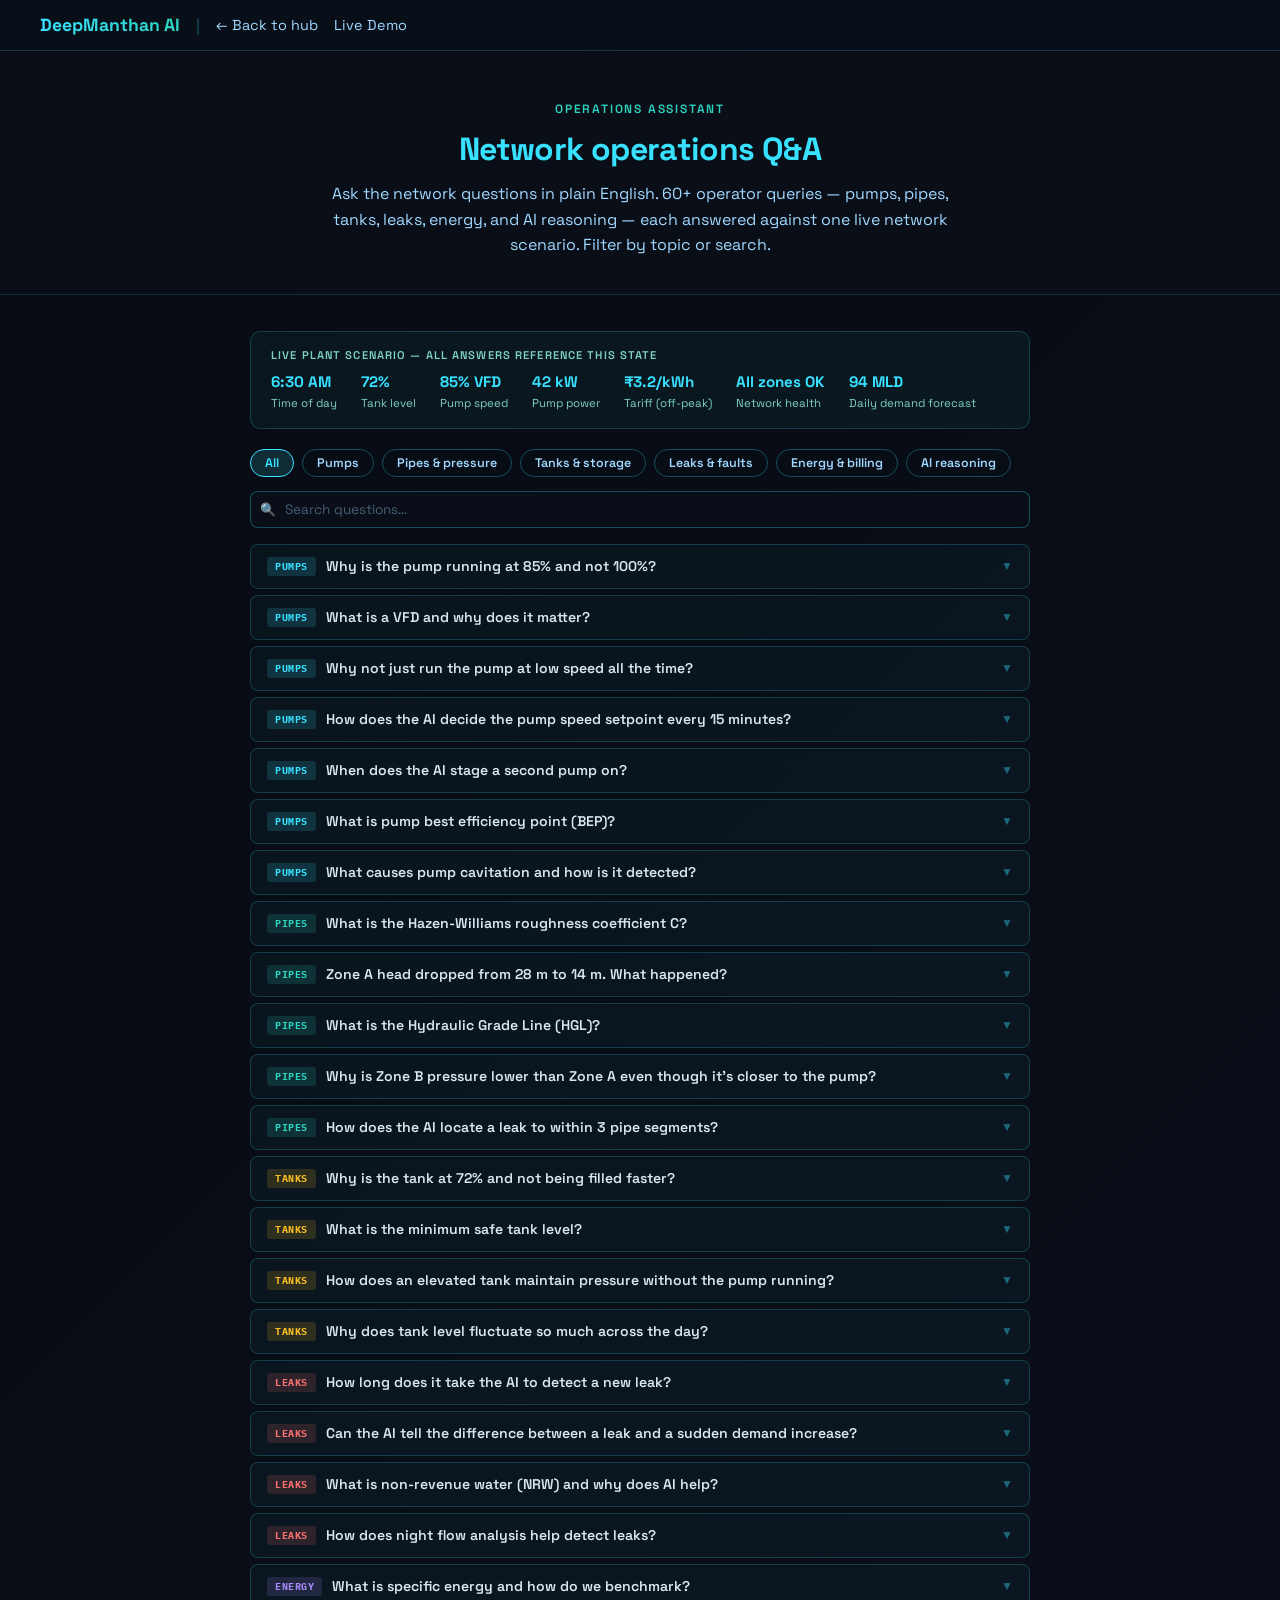
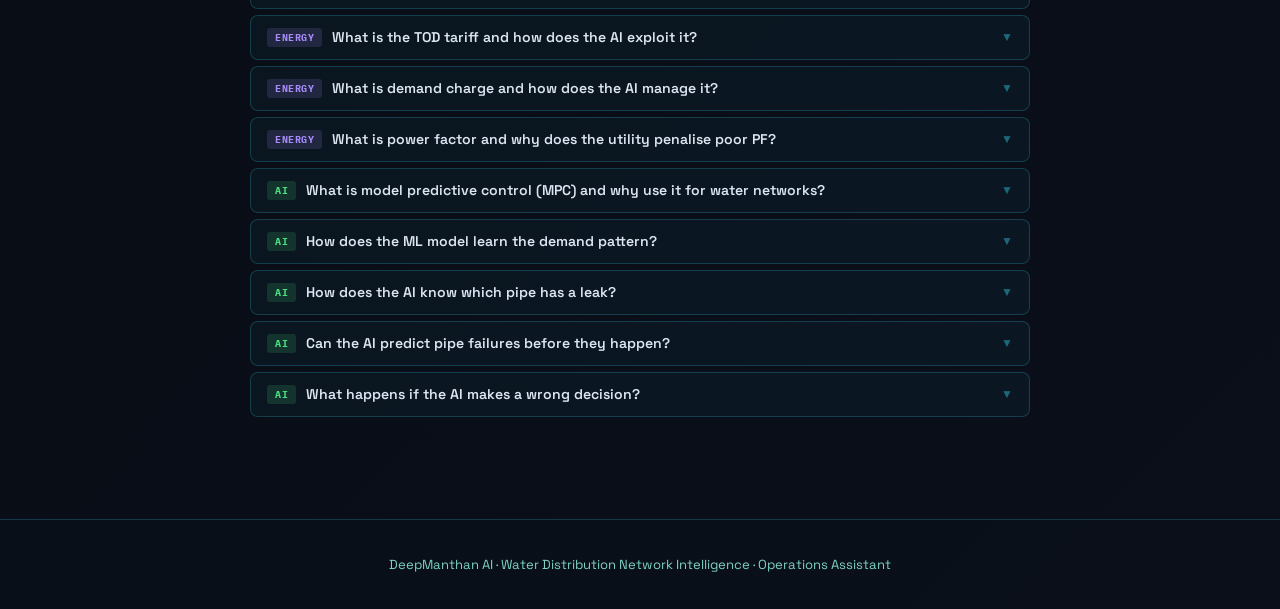
<file: water_assistant.html>
<!DOCTYPE html>
<html>
<head>
  <meta charset="UTF-8">
  <meta name="viewport" content="width=device-width, initial-scale=1.0">
  <title>Water Network — Operations Assistant</title>
  <link href="https://fonts.googleapis.com/css2?family=Space+Grotesk:wght@400;600;700&family=IBM+Plex+Mono:wght@400;600&display=swap" rel="stylesheet">
  <link rel="stylesheet" href="shared.css">
</head>
<body>

<div class="dm-nav">
  <span class="dm-nav-brand">DeepManthan AI</span>
  <span class="dm-nav-sep">|</span>
  <a href="index.html">← Back to hub</a>
  <a href="water_mas.html" class="nav-btn">Live Demo</a>
</div>

<div class="dm-page-header">
  <div class="dm-eyebrow">Operations Assistant</div>
  <h1>Network operations Q&amp;A</h1>
  <p>Ask the network questions in plain English. 60+ operator queries — pumps, pipes, tanks, leaks, energy, and AI reasoning — each answered against one live network scenario. Filter by topic or search.</p>
</div>

<div class="dm-container" style="max-width:860px;">

  <div class="dm-scenario">
    <div class="sc-label">Live plant scenario — all answers reference this state</div>
    <div class="sc-vals">
      <div class="dm-sv"><span class="sv">6:30 AM</span><span class="sk">Time of day</span></div>
      <div class="dm-sv"><span class="sv">72%</span><span class="sk">Tank level</span></div>
      <div class="dm-sv"><span class="sv">85% VFD</span><span class="sk">Pump speed</span></div>
      <div class="dm-sv"><span class="sv">42 kW</span><span class="sk">Pump power</span></div>
      <div class="dm-sv"><span class="sv">₹3.2/kWh</span><span class="sk">Tariff (off-peak)</span></div>
      <div class="dm-sv"><span class="sv">All zones OK</span><span class="sk">Network health</span></div>
      <div class="dm-sv"><span class="sv">94 MLD</span><span class="sk">Daily demand forecast</span></div>
    </div>
  </div>

  <div class="dm-filter-row">
    <button class="dm-filter active" onclick="filterQ('all',this)">All</button>
    <button class="dm-filter" onclick="filterQ('pumps',this)">Pumps</button>
    <button class="dm-filter" onclick="filterQ('pipes',this)">Pipes &amp; pressure</button>
    <button class="dm-filter" onclick="filterQ('tanks',this)">Tanks &amp; storage</button>
    <button class="dm-filter" onclick="filterQ('leaks',this)">Leaks &amp; faults</button>
    <button class="dm-filter" onclick="filterQ('energy',this)">Energy &amp; billing</button>
    <button class="dm-filter" onclick="filterQ('ai',this)">AI reasoning</button>
  </div>

  <div class="dm-search-wrap">
    <input type="text" id="search" placeholder="Search questions…" oninput="filterSearch(this.value)">
  </div>

  <div id="q-list"></div>

</div>

<div class="dm-footer">DeepManthan AI · Water Distribution Network Intelligence · Operations Assistant</div>

<script>
const QA=[
  {tag:'pumps',q:'Why is the pump running at 85% and not 100%?',a:'<strong>The MPC optimises for minimum total energy cost, not maximum throughput.</strong> At 85% VFD speed, the pump delivers sufficient flow to fill the tank on schedule before the 7 AM peak tariff window. Running at 100% would overfill the tank, waste electricity, and create overpressure that accelerates pipe joint wear. The affinity law means 85% speed = ~61% of rated power — a large saving vs. full speed.'},
  {tag:'pumps',q:'What is a VFD and why does it matter?',a:'A <strong>Variable Frequency Drive (VFD)</strong> controls the AC motor speed by varying the electrical supply frequency — from ~10 Hz (minimum) to 50 Hz (100% speed). Without a VFD, a pump runs at fixed speed and flow is throttled by a valve, wasting energy as heat. With a VFD, the pump speed itself is reduced, exploiting the cube law: halving the speed uses only 12.5% of rated power.'},
  {tag:'pumps',q:'Why not just run the pump at low speed all the time?',a:'Two constraints prevent this. First, <strong>minimum pressure</strong>: consumer taps require 7–10 m head minimum — if the pump runs too slowly, remote zones drop below this floor. Second, <strong>water quality</strong>: very low flow velocities in mains encourage biofilm growth and increase chlorine decay. The MPC balances energy minimisation against both pressure and water quality constraints simultaneously.'},
  {tag:'pumps',q:'How does the AI decide the pump speed setpoint every 15 minutes?',a:'The MPC runs an optimisation over a 24-hour horizon using: (1) the calibrated Hazen-Williams network model to predict pressure at every node for any pump speed, (2) the ML demand forecast per zone, (3) the current tariff schedule, and (4) the tank level. It selects the pump speed sequence that minimises total electricity cost while satisfying all pressure and tank constraints.'},
  {tag:'pumps',q:'When does the AI stage a second pump on?',a:'Staging has two triggers: <strong>demand-based</strong> (when one pump at 100% cannot meet demand) and <strong>efficiency-based</strong> (when one large pump at very low load is less efficient than two smaller pumps sharing the load). The MPC pre-emptively stages pumps before pressure violations occur, not reactively after.'},
  {tag:'pumps',q:'What is pump best efficiency point (BEP)?',a:'Every centrifugal pump has a <strong>Best Efficiency Point</strong> — a specific flow rate at which it converts shaft power to hydraulic energy most efficiently. Operating significantly above or below BEP causes higher specific energy and accelerated wear. The MPC includes BEP constraints to avoid scheduling pumps at very low or very high load factors.'},
  {tag:'pumps',q:'What causes pump cavitation and how is it detected?',a:'<strong>Cavitation</strong> occurs when inlet pressure drops below the water\'s vapour pressure, creating vapour bubbles that collapse violently against the impeller. AI detects it via vibration sensors and acoustic signatures — a characteristic high-frequency crackling. Immediate response: reduce VFD speed and alert maintenance.'},
  {tag:'pipes',q:'What is the Hazen-Williams roughness coefficient C?',a:'C is the <strong>pipe friction coefficient</strong>: new PVC pipes have C ≈ 140–150, while old unlined cast iron heavily coated in deposits may have C as low as 60–80. Lower C means more head loss for the same flow, so the pump must work harder. The ML layer tracks C for every pipe segment by comparing model predictions to sensor readings.'},
  {tag:'pipes',q:'Zone A head dropped from 28 m to 14 m. What happened?',a:'A 50% drop in head suggests one of three causes: (1) <strong>sudden demand increase</strong> — new consumers or heatwave; (2) <strong>pipe roughness increase</strong> — blockage drastically increasing friction; (3) <strong>PRV malfunction</strong>. The AI compares the sensor reading against the physics model prediction. If demand matches the ML forecast, the anomaly is pipe-side; if not, it\'s demand-driven.'},
  {tag:'pipes',q:'What is the Hydraulic Grade Line (HGL)?',a:'The <strong>HGL</strong> shows total hydraulic head at every point in the network — the height water would rise to in a standpipe at each node. It slopes downward in the direction of flow; the slope represents friction loss per unit length. An elevated tank sets the HGL at its water surface; pipes must maintain HGL above pipe elevation plus minimum service pressure.'},
  {tag:'pipes',q:'Why is Zone B pressure lower than Zone A even though it\'s closer to the pump?',a:'<strong>Elevation matters.</strong> Zone B is at a higher elevation than Zone A. Gravity reduces pressure head by 1 m for every 1 m of elevation gained. Additionally, Zone B commercial consumers draw higher instantaneous flow rates, creating more friction loss. The physics model accounts for both elevation and friction when predicting zone pressures.'},
  {tag:'pipes',q:'How does the AI locate a leak to within 3 pipe segments?',a:'The ML model predicts head at every instrumented node. When a sensor reads lower than predicted — consistently over 15–20 minutes — the AI runs a fault-injection simulation: it tests different leak locations and magnitudes, finding the location that produces the observed pressure pattern across all sensors. With sensor spacing of 200–500 m, this pinpoints leaks to 1–2 pipe segments.'},
  {tag:'tanks',q:'Why is the tank at 72% and not being filled faster?',a:'The MPC is balancing two objectives: (1) reaching ~88% fill by 7 AM when peak tariff starts, and (2) not wasting electricity filling faster than necessary. At the current rate (85% VFD, 32 L/s net inflow), the tank will reach 88% in ~80 minutes — right on schedule. Filling faster would require 95–100% VFD and more electricity with no benefit since demand won\'t increase for another 30 minutes.'},
  {tag:'tanks',q:'What is the minimum safe tank level?',a:'<strong>Two constraints set the floor:</strong> (1) <strong>Fire reserve</strong>: regulations require 2–4 hours of peak fire-flow held in reserve — approximately 15–20% tank capacity; (2) <strong>Minimum pressure</strong>: the tank must maintain 7 m head at the most remote, highest-elevation consumer. The combined floor is typically 20–25% — the MPC overrides energy-saving scheduling to maintain this floor at all times.'},
  {tag:'tanks',q:'How does an elevated tank maintain pressure without the pump running?',a:'The tank\'s water surface is physically higher than the consumers it serves. <strong>Potential energy (mgh) converts to pressure</strong> as water flows downward — approximately 9.81 kPa (1 m head) for every metre of elevation difference. A tank whose water surface is 35 m above a consumer provides ~35 m head with zero pump energy.'},
  {tag:'tanks',q:'Why does tank level fluctuate so much across the day?',a:'Because demand varies 4–8× between night minimum and morning peak, while hydraulics limit how fast the tank can be refilled. The MPC deliberately draws the tank down during peak tariff hours (avoiding expensive pumping) and refills during cheap off-peak hours overnight. The tank absorbs the temporal mismatch between cheapest supply (night) and highest demand (daytime).'},
  {tag:'leaks',q:'How long does it take the AI to detect a new leak?',a:'<strong>Large leaks (&gt;200 L/min):</strong> 5–15 minutes. <strong>Medium leaks (50–200 L/min):</strong> 15–45 minutes — ML needs time to confirm the anomaly is not demand variation. <strong>Small leaks (&lt;50 L/min):</strong> 2–12 hours or longer. Comparison: traditional field survey detection averages 2–4 weeks.'},
  {tag:'leaks',q:'Can the AI tell the difference between a leak and a sudden demand increase?',a:'Yes. The AI compares the pressure anomaly against two predictions: what pressure would be expected if demand jumped, and what pressure would be expected if a leak opened. <strong>A demand spike reduces pressure uniformly across a zone; a leak creates a steeper gradient — lower pressure downstream of the leak point, less affected upstream.</strong>'},
  {tag:'leaks',q:'What is non-revenue water (NRW) and why does AI help?',a:'<strong>NRW</strong> is water that enters the distribution system but is not billed — including real losses (leaks, bursts) and apparent losses (meter errors, illegal connections). India\'s urban utilities average 30–40% NRW. Since pumping costs money, reducing NRW directly reduces operating cost. AI leak detection finds and fixes a 100 L/min leak, saving ~144 m³/day of pumped water and all associated energy.'},
  {tag:'leaks',q:'How does night flow analysis help detect leaks?',a:'Between 2–4 AM, consumer demand is at its absolute minimum — typically below 5% of daytime peak. Any flow measured in a DMA during this window is primarily leakage. The AI plots the <strong>minimum night flow (MNF)</strong> trend: a rising MNF baseline over weeks indicates growing leakage in that DMA. When MNF crosses a threshold, the system flags the DMA for investigation and triangulates using pressure sensors.'},
  {tag:'energy',q:'What is specific energy and how do we benchmark?',a:'<strong>Specific energy = kWh consumed per m³ of water delivered.</strong> Typical ranges: gravity-fed 0.1–0.2 kWh/m³, efficient pumped systems 0.3–0.5 kWh/m³, poor performers 1.0–2.0 kWh/m³. This system is at 0.38 kWh/m³ — good but not best-in-class. The AI\'s primary job is to reduce this number through pump scheduling, speed optimisation, and PRV setpoint management.'},
  {tag:'energy',q:'What is the TOD tariff and how does the AI exploit it?',a:'TOD tariffs charge different rates at different times to reflect grid congestion. MSEDCL industrial HT: off-peak ₹3.2/kWh (10 PM–6 AM), mid ₹5.4/kWh, peak ₹8.1/kWh. The AI treats the elevated tank as a battery — pump cheaply at night, store it, let gravity deliver it during peak hours. <strong>Same cubic metres, 60% lower energy cost per kWh.</strong>'},
  {tag:'energy',q:'What is demand charge and how does the AI manage it?',a:'<strong>Demand charge</strong> is a fixed monthly fee based on the peak power drawn in any 15-minute window — typically ₹350–500/kVA/month. A brief spike can cost ₹15,000–20,000 regardless of duration. The AI monitors the rolling peak and avoids staging patterns that would create a new peak — soft-starting the standby pump over 2–3 minutes rather than across-the-line starting.'},
  {tag:'energy',q:'What is power factor and why does the utility penalise poor PF?',a:'<strong>Power factor (PF)</strong> is the ratio of real power (kW) to apparent power (kVA). Induction motors draw reactive current that contributes to kVA but does no useful work. MSEDCL charges on kVAh (apparent energy), so low PF inflates the bill. The AI ensures capacitor banks maintain PF &gt;0.95, minimising the kVAh penalty.'},
  {tag:'ai',q:'What is model predictive control (MPC) and why use it for water networks?',a:'<strong>MPC</strong> solves at each decision step for the best sequence of control actions over a 24-hour horizon subject to constraints. It uses the calibrated Hazen-Williams hydraulic model to predict outcomes, optimises, executes the first action, then repeats. MPC is superior to rule-based control because it plans ahead — pre-filling the tank before cheap tariff ends rather than reacting after it\'s already expensive.'},
  {tag:'ai',q:'How does the ML model learn the demand pattern?',a:'The ML demand model is a time-series forecaster (gradient boosted trees or LSTM) trained on 2+ years of DMA flow meter data. Features include: hour of day, day of week, month, public holidays, weather (max temperature, humidity), and special events. The model outputs expected L/s demand per DMA for each 15-minute slot over the next 24 hours and is <strong>retrained weekly</strong> on the most recent data.'},
  {tag:'ai',q:'How does the AI know which pipe has a leak?',a:'The AI runs a <strong>pressure-state estimation</strong> algorithm. Given observed pressures at all instrumented nodes and known demands, it calculates what the network state must look like to produce those readings. An unexplained negative-pressure source (demand with no metered consumer) localises the leak. More pressure sensors = finer spatial resolution; modern systems target sensor spacing of 200–300 m in critical mains.'},
  {tag:'ai',q:'Can the AI predict pipe failures before they happen?',a:'<strong>Yes — predictive asset management.</strong> The AI tracks: (1) pipe roughness C value trend (declining C = growing corrosion); (2) anomalous pressure fluctuations indicating early-stage cracking; (3) pipe age, material, and historical failure rates. These signals combine into a <strong>pipe failure probability score</strong> per segment. High-risk segments are flagged for proactive inspection before a burst, not after.'},
  {tag:'ai',q:'What happens if the AI makes a wrong decision?',a:'The MPC operates within hard safety constraints that cannot be violated regardless of the optimisation result: minimum pressure floor, minimum tank level (fire reserve), maximum pump power, and maximum PRV setpoint. If the physics model produces an infeasible solution, the controller defaults to a safe operating mode and raises an alert. Decisions are reviewed at 15-minute intervals — an incorrect pump speed is corrected within 15 minutes.'},
];
function render(items){
  const list=document.getElementById('q-list');list.innerHTML='';
  items.forEach(item=>{
    const d=document.createElement('div');d.className='dm-qa';d.dataset.tag=item.tag;
    d.innerHTML=`<div class="dm-qa-header" onclick="this.parentElement.classList.toggle('open')">
      <span class="dm-qa-tag ${item.tag}">${item.tag}</span>
      <span class="dm-qa-q">${item.q}</span>
      <span class="dm-qa-chev">▼</span>
    </div><div class="dm-qa-answer"><p>${item.a}</p></div>`;
    list.appendChild(d);
  });
}
let af='all';
function filterQ(tag,el){
  af=tag;document.querySelectorAll('.dm-filter').forEach(f=>f.classList.remove('active'));el.classList.add('active');
  applyFilters(document.getElementById('search').value.toLowerCase());
}
function filterSearch(v){applyFilters(v.toLowerCase());}
function applyFilters(q){
  render(QA.filter(item=>(af==='all'||item.tag===af)&&(!q||item.q.toLowerCase().includes(q)||item.a.toLowerCase().includes(q))));
}
render(QA);
</script>
</body>
</html>
</file>
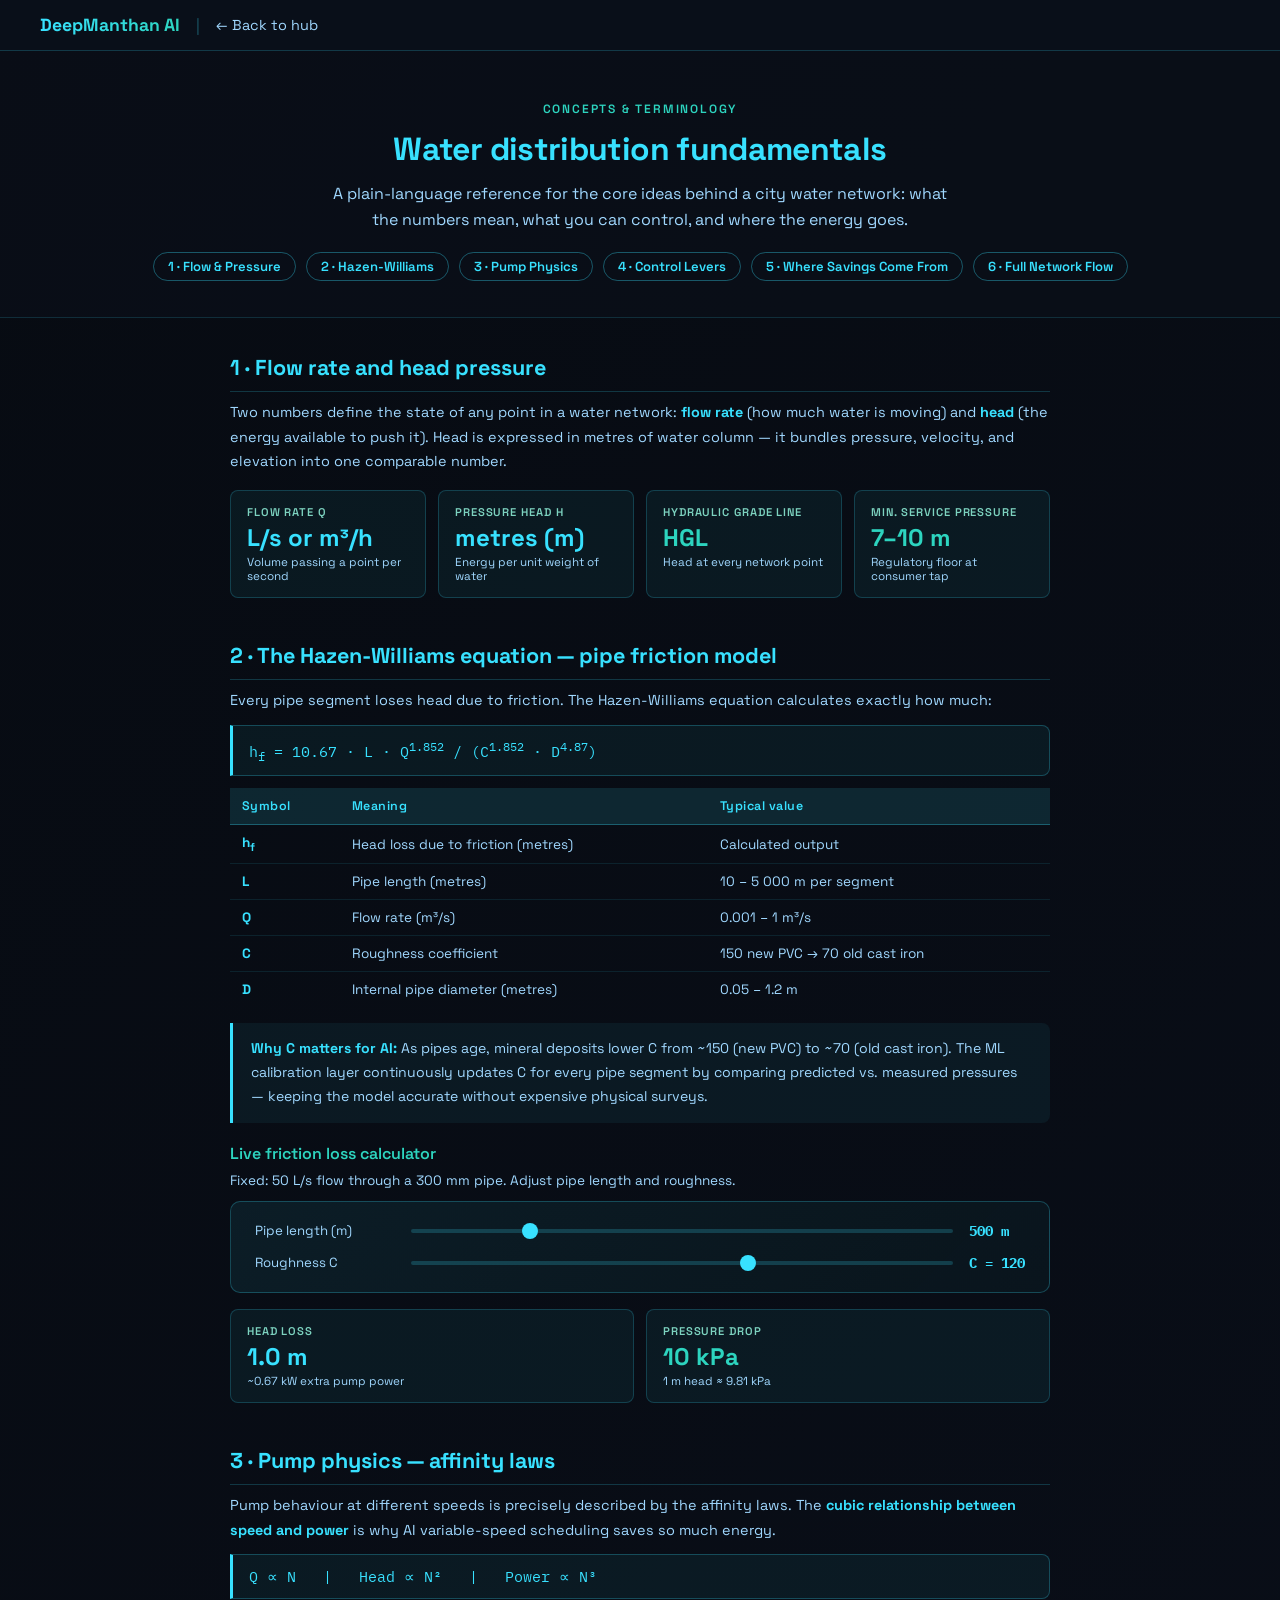
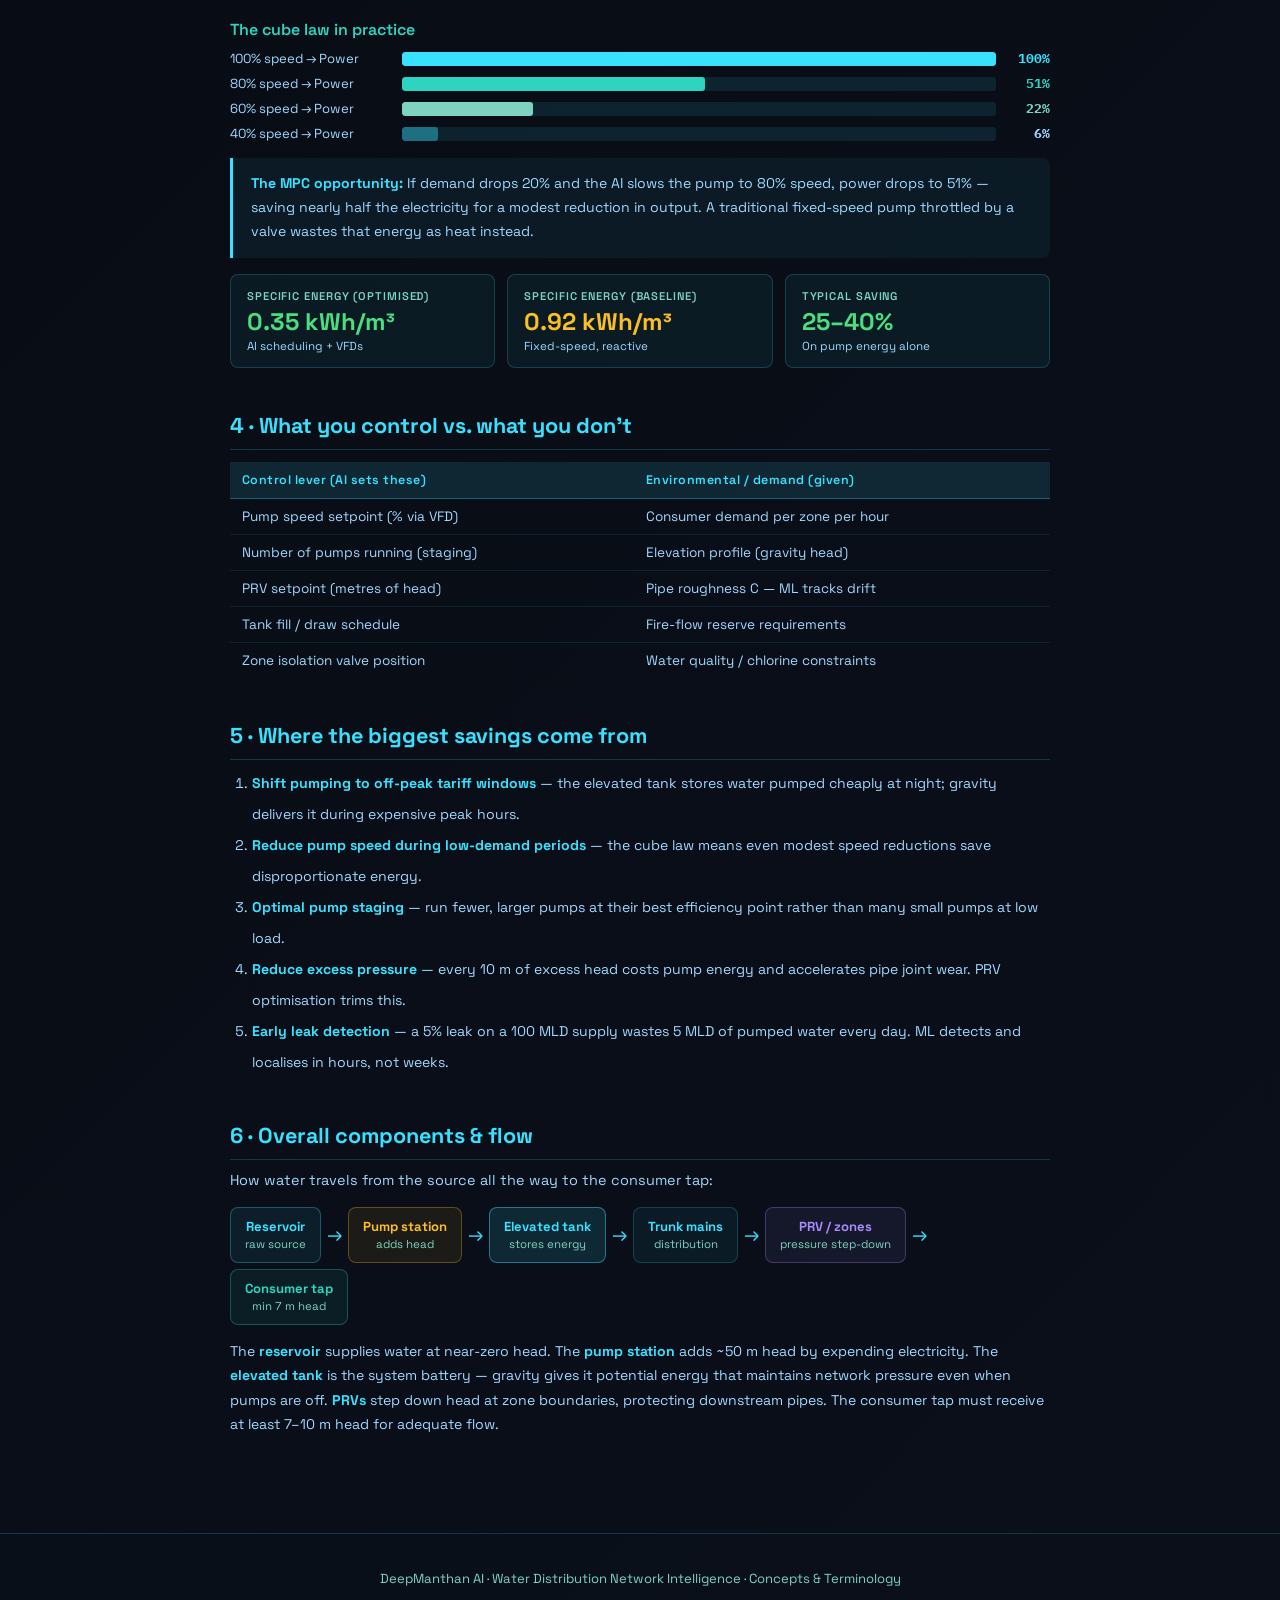
<file: water_concepts.html>
<!DOCTYPE html>
<html>
<head>
  <meta charset="UTF-8">
  <meta name="viewport" content="width=device-width, initial-scale=1.0">
  <title>Water Distribution — Concepts & Terminology</title>
  <link href="https://fonts.googleapis.com/css2?family=Space+Grotesk:wght@400;600;700&family=IBM+Plex+Mono:wght@400;600&display=swap" rel="stylesheet">
  <link rel="stylesheet" href="shared.css">
</head>
<body>

<div class="dm-nav">
  <span class="dm-nav-brand">DeepManthan AI</span>
  <span class="dm-nav-sep">|</span>
  <a href="index.html">← Back to hub</a>
</div>

<div class="dm-page-header">
  <div class="dm-eyebrow">Concepts &amp; Terminology</div>
  <h1>Water distribution fundamentals</h1>
  <p>A plain-language reference for the core ideas behind a city water network: what the numbers mean, what you can control, and where the energy goes.</p>
  <div class="dm-toc">
    <a href="#flow">1 · Flow &amp; Pressure</a>
    <a href="#hazen">2 · Hazen-Williams</a>
    <a href="#pump">3 · Pump Physics</a>
    <a href="#levers">4 · Control Levers</a>
    <a href="#savings">5 · Where Savings Come From</a>
    <a href="#network">6 · Full Network Flow</a>
  </div>
</div>

<div class="dm-container">

  <h2 class="dm-h2" id="flow">1 · Flow rate and head pressure</h2>
  <p style="font-size:0.9rem;color:#A0D8FF;line-height:1.7;margin-bottom:12px;">Two numbers define the state of any point in a water network: <strong style="color:#38E1FF;">flow rate</strong> (how much water is moving) and <strong style="color:#38E1FF;">head</strong> (the energy available to push it). Head is expressed in metres of water column — it bundles pressure, velocity, and elevation into one comparable number.</p>

  <div class="dm-kpi-row">
    <div class="dm-kpi cyan"><div class="kl">Flow rate Q</div><div class="kv">L/s or m³/h</div><div class="ks">Volume passing a point per second</div></div>
    <div class="dm-kpi cyan"><div class="kl">Pressure head H</div><div class="kv">metres (m)</div><div class="ks">Energy per unit weight of water</div></div>
    <div class="dm-kpi teal"><div class="kl">Hydraulic grade line</div><div class="kv">HGL</div><div class="ks">Head at every network point</div></div>
    <div class="dm-kpi teal"><div class="kl">Min. service pressure</div><div class="kv">7–10 m</div><div class="ks">Regulatory floor at consumer tap</div></div>
  </div>

  <h2 class="dm-h2" id="hazen">2 · The Hazen-Williams equation — pipe friction model</h2>
  <p style="font-size:0.9rem;color:#A0D8FF;line-height:1.7;margin-bottom:10px;">Every pipe segment loses head due to friction. The Hazen-Williams equation calculates exactly how much:</p>
  <div class="dm-formula">h<sub>f</sub> = 10.67 · L · Q<sup>1.852</sup> / (C<sup>1.852</sup> · D<sup>4.87</sup>)</div>

  <table class="dm-table">
    <tr><th>Symbol</th><th>Meaning</th><th>Typical value</th></tr>
    <tr><td><strong style="color:#38E1FF;">h<sub>f</sub></strong></td><td>Head loss due to friction (metres)</td><td>Calculated output</td></tr>
    <tr><td><strong style="color:#38E1FF;">L</strong></td><td>Pipe length (metres)</td><td>10 – 5 000 m per segment</td></tr>
    <tr><td><strong style="color:#38E1FF;">Q</strong></td><td>Flow rate (m³/s)</td><td>0.001 – 1 m³/s</td></tr>
    <tr><td><strong style="color:#38E1FF;">C</strong></td><td>Roughness coefficient</td><td>150 new PVC → 70 old cast iron</td></tr>
    <tr><td><strong style="color:#38E1FF;">D</strong></td><td>Internal pipe diameter (metres)</td><td>0.05 – 1.2 m</td></tr>
  </table>

  <div class="dm-insight"><strong>Why C matters for AI:</strong> As pipes age, mineral deposits lower C from ~150 (new PVC) to ~70 (old cast iron). The ML calibration layer continuously updates C for every pipe segment by comparing predicted vs. measured pressures — keeping the model accurate without expensive physical surveys.</div>

  <h3 class="dm-h3">Live friction loss calculator</h3>
  <p style="font-size:0.85rem;color:#A0D8FF;margin-bottom:12px;">Fixed: 50 L/s flow through a 300 mm pipe. Adjust pipe length and roughness.</p>
  <div class="dm-card">
    <div style="display:flex;align-items:center;gap:16px;margin-bottom:14px;">
      <label style="min-width:140px;font-size:0.83rem;color:#A0D8FF;">Pipe length (m)</label>
      <input type="range" id="sl-len" min="100" max="2000" value="500" step="50" oninput="calcHL()" style="flex:1;">
      <span id="out-len" style="min-width:56px;font-size:0.85rem;font-weight:700;color:#38E1FF;font-family:'IBM Plex Mono',monospace;">500 m</span>
    </div>
    <div style="display:flex;align-items:center;gap:16px;">
      <label style="min-width:140px;font-size:0.83rem;color:#A0D8FF;">Roughness C</label>
      <input type="range" id="sl-c" min="70" max="150" value="120" step="5" oninput="calcHL()" style="flex:1;">
      <span id="out-c" style="min-width:56px;font-size:0.85rem;font-weight:700;color:#38E1FF;font-family:'IBM Plex Mono',monospace;">C = 120</span>
    </div>
  </div>
  <div class="dm-kpi-row">
    <div class="dm-kpi cyan"><div class="kl">Head loss</div><div class="kv" id="hl-result">3.4 m</div><div class="ks" id="hl-pump">~0.22 kW extra pump power</div></div>
    <div class="dm-kpi teal"><div class="kl">Pressure drop</div><div class="kv" id="hl-kpa">33 kPa</div><div class="ks">1 m head ≈ 9.81 kPa</div></div>
  </div>

  <h2 class="dm-h2" id="pump">3 · Pump physics — affinity laws</h2>
  <p style="font-size:0.9rem;color:#A0D8FF;line-height:1.7;margin-bottom:10px;">Pump behaviour at different speeds is precisely described by the affinity laws. The <strong style="color:#38E1FF;">cubic relationship between speed and power</strong> is why AI variable-speed scheduling saves so much energy.</p>
  <div class="dm-formula">Q ∝ N &nbsp;&nbsp;|&nbsp;&nbsp; Head ∝ N² &nbsp;&nbsp;|&nbsp;&nbsp; Power ∝ N³</div>

  <h3 class="dm-h3">The cube law in practice</h3>
  <div style="margin:10px 0 16px;">
    <div style="display:flex;align-items:center;gap:12px;margin-bottom:8px;font-size:0.82rem;">
      <span style="width:160px;color:#A0D8FF;">100% speed → Power</span>
      <div style="flex:1;background:rgba(56,225,255,0.1);border-radius:3px;height:14px;overflow:hidden;"><div style="width:100%;height:14px;background:#38E1FF;border-radius:3px;"></div></div>
      <span style="width:42px;font-weight:700;color:#38E1FF;font-family:'IBM Plex Mono',monospace;text-align:right;">100%</span>
    </div>
    <div style="display:flex;align-items:center;gap:12px;margin-bottom:8px;font-size:0.82rem;">
      <span style="width:160px;color:#A0D8FF;">80% speed → Power</span>
      <div style="flex:1;background:rgba(56,225,255,0.1);border-radius:3px;height:14px;overflow:hidden;"><div style="width:51%;height:14px;background:#2DD4BF;border-radius:3px;"></div></div>
      <span style="width:42px;font-weight:700;color:#2DD4BF;font-family:'IBM Plex Mono',monospace;text-align:right;">51%</span>
    </div>
    <div style="display:flex;align-items:center;gap:12px;margin-bottom:8px;font-size:0.82rem;">
      <span style="width:160px;color:#A0D8FF;">60% speed → Power</span>
      <div style="flex:1;background:rgba(56,225,255,0.1);border-radius:3px;height:14px;overflow:hidden;"><div style="width:22%;height:14px;background:#7DD3C0;border-radius:3px;"></div></div>
      <span style="width:42px;font-weight:700;color:#7DD3C0;font-family:'IBM Plex Mono',monospace;text-align:right;">22%</span>
    </div>
    <div style="display:flex;align-items:center;gap:12px;font-size:0.82rem;">
      <span style="width:160px;color:#A0D8FF;">40% speed → Power</span>
      <div style="flex:1;background:rgba(56,225,255,0.1);border-radius:3px;height:14px;overflow:hidden;"><div style="width:6%;height:14px;background:rgba(56,225,255,0.4);border-radius:3px;"></div></div>
      <span style="width:42px;font-weight:700;color:#A0D8FF;font-family:'IBM Plex Mono',monospace;text-align:right;">6%</span>
    </div>
  </div>

  <div class="dm-insight"><strong>The MPC opportunity:</strong> If demand drops 20% and the AI slows the pump to 80% speed, power drops to 51% — saving nearly half the electricity for a modest reduction in output. A traditional fixed-speed pump throttled by a valve wastes that energy as heat instead.</div>

  <div class="dm-kpi-row">
    <div class="dm-kpi green"><div class="kl">Specific energy (optimised)</div><div class="kv">0.35 kWh/m³</div><div class="ks">AI scheduling + VFDs</div></div>
    <div class="dm-kpi amber"><div class="kl">Specific energy (baseline)</div><div class="kv">0.92 kWh/m³</div><div class="ks">Fixed-speed, reactive</div></div>
    <div class="dm-kpi green"><div class="kl">Typical saving</div><div class="kv">25–40%</div><div class="ks">On pump energy alone</div></div>
  </div>

  <h2 class="dm-h2" id="levers">4 · What you control vs. what you don't</h2>
  <table class="dm-table">
    <tr><th>Control lever (AI sets these)</th><th>Environmental / demand (given)</th></tr>
    <tr><td>Pump speed setpoint (% via VFD)</td><td>Consumer demand per zone per hour</td></tr>
    <tr><td>Number of pumps running (staging)</td><td>Elevation profile (gravity head)</td></tr>
    <tr><td>PRV setpoint (metres of head)</td><td>Pipe roughness C — ML tracks drift</td></tr>
    <tr><td>Tank fill / draw schedule</td><td>Fire-flow reserve requirements</td></tr>
    <tr><td>Zone isolation valve position</td><td>Water quality / chlorine constraints</td></tr>
  </table>

  <h2 class="dm-h2" id="savings">5 · Where the biggest savings come from</h2>
  <ol style="padding-left:1.4rem;font-size:0.88rem;color:#A0D8FF;line-height:2.2;">
    <li><strong style="color:#38E1FF;">Shift pumping to off-peak tariff windows</strong> — the elevated tank stores water pumped cheaply at night; gravity delivers it during expensive peak hours.</li>
    <li><strong style="color:#38E1FF;">Reduce pump speed during low-demand periods</strong> — the cube law means even modest speed reductions save disproportionate energy.</li>
    <li><strong style="color:#38E1FF;">Optimal pump staging</strong> — run fewer, larger pumps at their best efficiency point rather than many small pumps at low load.</li>
    <li><strong style="color:#38E1FF;">Reduce excess pressure</strong> — every 10 m of excess head costs pump energy and accelerates pipe joint wear. PRV optimisation trims this.</li>
    <li><strong style="color:#38E1FF;">Early leak detection</strong> — a 5% leak on a 100 MLD supply wastes 5 MLD of pumped water every day. ML detects and localises in hours, not weeks.</li>
  </ol>

  <h2 class="dm-h2" id="network">6 · Overall components &amp; flow</h2>
  <p style="font-size:0.9rem;color:#A0D8FF;line-height:1.7;margin-bottom:14px;">How water travels from the source all the way to the consumer tap:</p>
  <div style="display:flex;align-items:center;gap:6px;flex-wrap:wrap;margin:14px 0;">
    <div style="background:rgba(56,225,255,0.08);border:1px solid rgba(56,225,255,0.3);border-radius:8px;padding:10px 14px;font-size:0.82rem;text-align:center;">
      <strong style="color:#38E1FF;display:block;">Reservoir</strong><span style="color:#7DD3C0;font-size:0.72rem;">raw source</span>
    </div>
    <span style="color:#38E1FF;font-size:1.2rem;">→</span>
    <div style="background:rgba(251,191,36,0.08);border:1px solid rgba(251,191,36,0.3);border-radius:8px;padding:10px 14px;font-size:0.82rem;text-align:center;">
      <strong style="color:#fbbf24;display:block;">Pump station</strong><span style="color:#7DD3C0;font-size:0.72rem;">adds head</span>
    </div>
    <span style="color:#38E1FF;font-size:1.2rem;">→</span>
    <div style="background:rgba(56,225,255,0.12);border:1px solid rgba(56,225,255,0.45);border-radius:8px;padding:10px 14px;font-size:0.82rem;text-align:center;">
      <strong style="color:#38E1FF;display:block;">Elevated tank</strong><span style="color:#7DD3C0;font-size:0.72rem;">stores energy</span>
    </div>
    <span style="color:#38E1FF;font-size:1.2rem;">→</span>
    <div style="background:rgba(56,225,255,0.06);border:1px solid rgba(56,225,255,0.2);border-radius:8px;padding:10px 14px;font-size:0.82rem;text-align:center;">
      <strong style="color:#38E1FF;display:block;">Trunk mains</strong><span style="color:#7DD3C0;font-size:0.72rem;">distribution</span>
    </div>
    <span style="color:#38E1FF;font-size:1.2rem;">→</span>
    <div style="background:rgba(167,139,250,0.08);border:1px solid rgba(167,139,250,0.3);border-radius:8px;padding:10px 14px;font-size:0.82rem;text-align:center;">
      <strong style="color:#a78bfa;display:block;">PRV / zones</strong><span style="color:#7DD3C0;font-size:0.72rem;">pressure step-down</span>
    </div>
    <span style="color:#38E1FF;font-size:1.2rem;">→</span>
    <div style="background:rgba(45,212,191,0.08);border:1px solid rgba(45,212,191,0.3);border-radius:8px;padding:10px 14px;font-size:0.82rem;text-align:center;">
      <strong style="color:#2DD4BF;display:block;">Consumer tap</strong><span style="color:#7DD3C0;font-size:0.72rem;">min 7 m head</span>
    </div>
  </div>
  <p style="font-size:0.88rem;color:#A0D8FF;line-height:1.75;">The <strong style="color:#38E1FF;">reservoir</strong> supplies water at near-zero head. The <strong style="color:#38E1FF;">pump station</strong> adds ~50 m head by expending electricity. The <strong style="color:#38E1FF;">elevated tank</strong> is the system battery — gravity gives it potential energy that maintains network pressure even when pumps are off. <strong style="color:#38E1FF;">PRVs</strong> step down head at zone boundaries, protecting downstream pipes. The consumer tap must receive at least 7–10 m head for adequate flow.</p>

</div>

<div class="dm-footer">DeepManthan AI · Water Distribution Network Intelligence · Concepts &amp; Terminology</div>

<script>
function calcHL() {
  const L = +document.getElementById('sl-len').value;
  const C = +document.getElementById('sl-c').value;
  const Q = 0.05, D = 0.3;
  const hf = 10.67 * L * Math.pow(Q,1.852) / (Math.pow(C,1.852) * Math.pow(D,4.87));
  const kPa = (hf * 9.81).toFixed(0);
  const kW = (1000 * 9.81 * Q * hf / 750).toFixed(2);
  document.getElementById('out-len').textContent = L + ' m';
  document.getElementById('out-c').textContent = 'C = ' + C;
  document.getElementById('hl-result').textContent = hf.toFixed(1) + ' m';
  document.getElementById('hl-kpa').textContent = kPa + ' kPa';
  document.getElementById('hl-pump').textContent = '~' + kW + ' kW extra pump power';
}
calcHL();
</script>
</body>
</html>
</file>
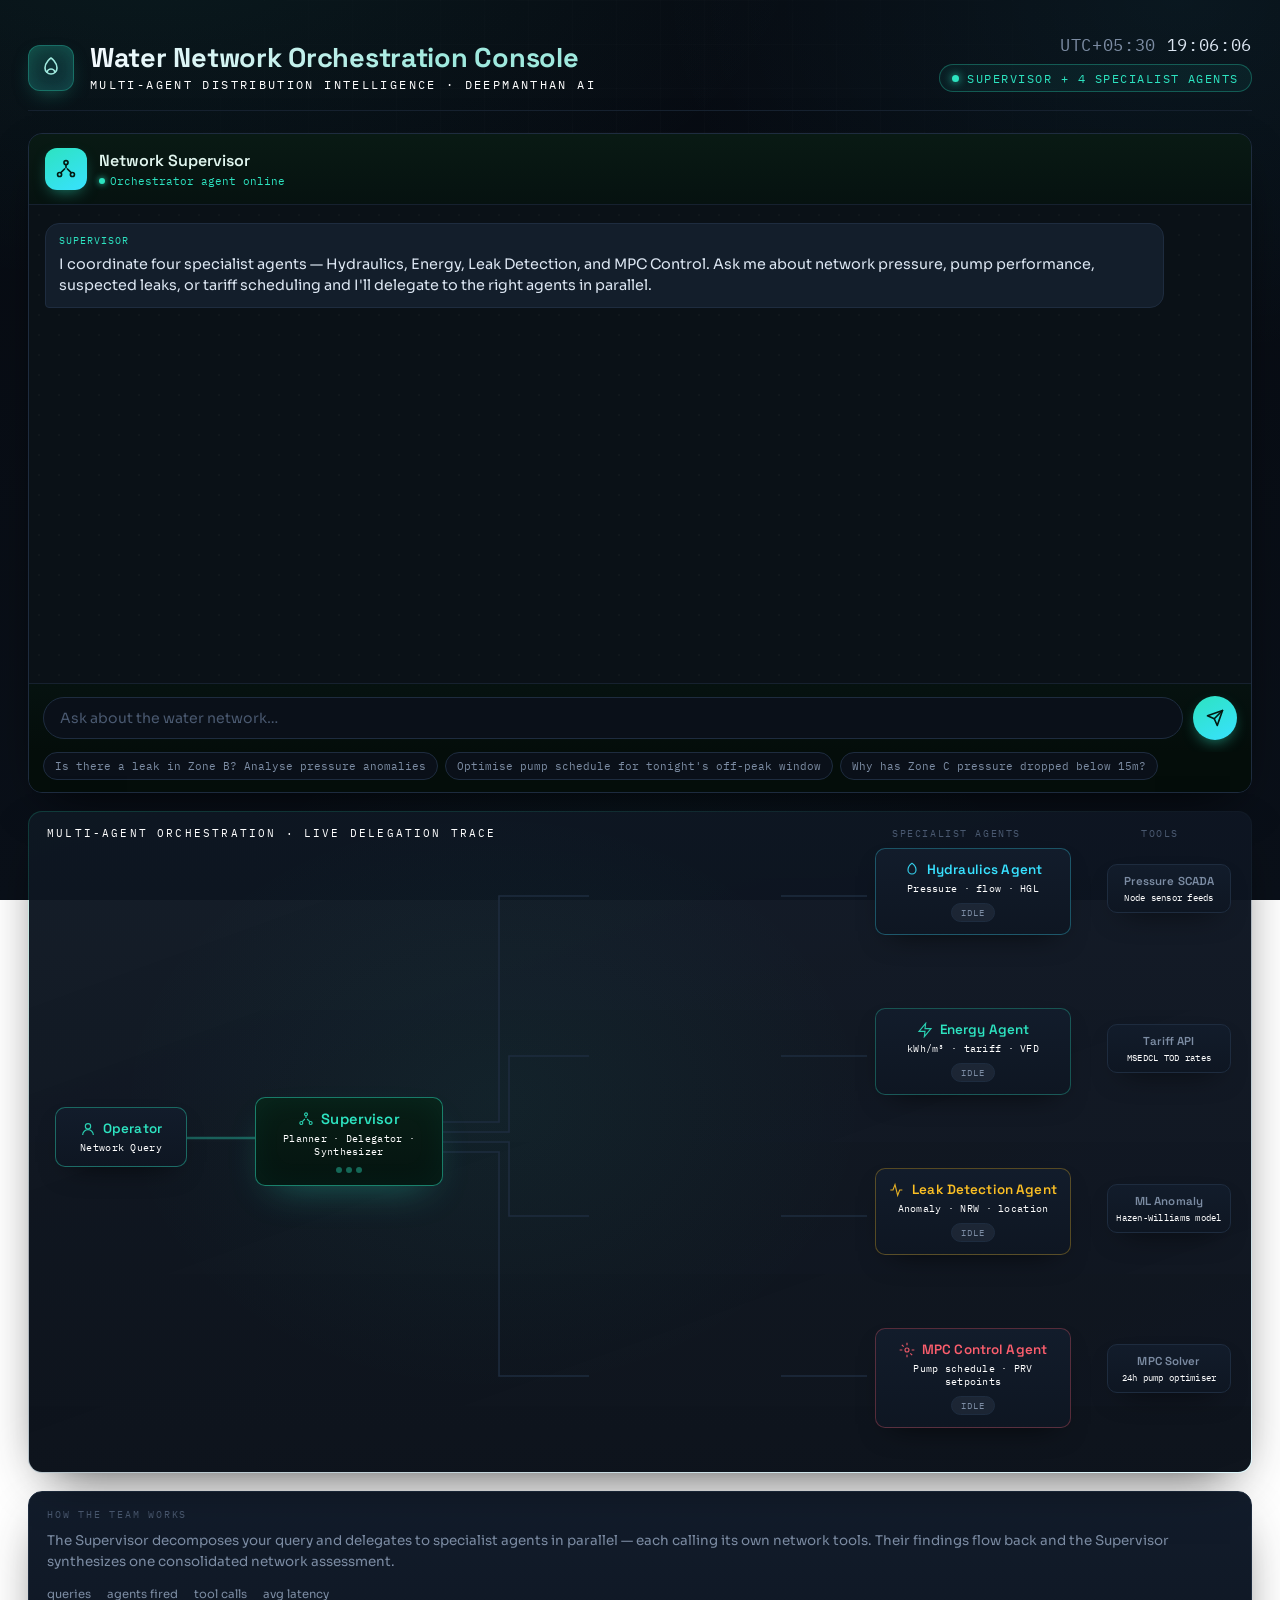
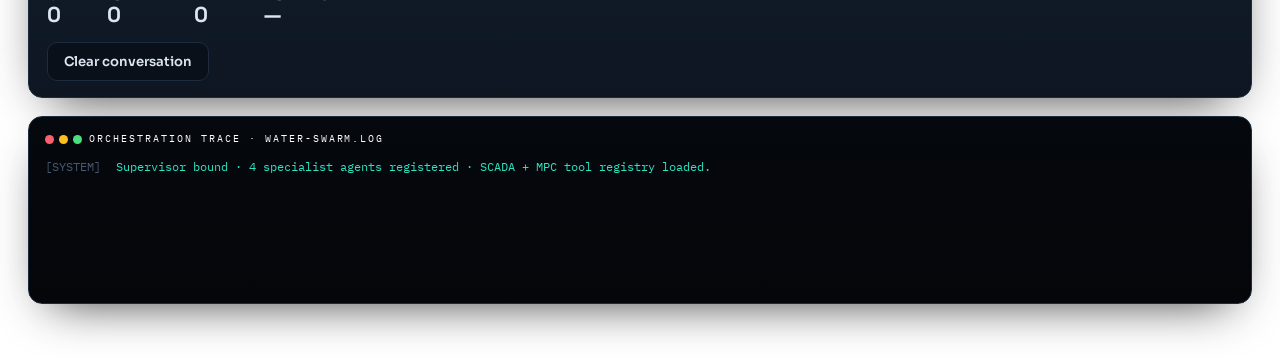
<file: water_mas.html>
<!DOCTYPE html>
<html lang="en">
<head>
<meta charset="UTF-8">
<meta name="viewport" content="width=device-width, initial-scale=1.0">
<title>Water Network · Multi-Agent Orchestration Console</title>
<link rel="preconnect" href="https://fonts.googleapis.com">
<link rel="preconnect" href="https://fonts.gstatic.com" crossorigin>
<link href="https://fonts.googleapis.com/css2?family=Space+Grotesk:wght@400;500;600;700&family=IBM+Plex+Mono:wght@400;500;600&family=Sora:wght@300;400;500;600;700&display=swap" rel="stylesheet">
<style>
:root {
  --bg:#070B12;--bg-2:#0A1019;--panel:#0E1622;--panel-2:#121C2B;
  --line:#1E2C3F;--line-soft:#16212F;
  --ink:#DCE6F2;--ink-dim:#7C8CA3;--ink-faint:#4A5970;
  --cyan:#38E1FF;--teal:#2DE3C0;--green:#4ADE80;--amber:#FBBF24;
  --rose:#FB5E6D;--violet:#A78BFA;
  --orchestrator:#2DE3C0;
  --a-hydro:  #38E1FF;
  --a-energy: #2DE3C0;
  --a-leak:   #FBBF24;
  --a-control:#FB5E6D;
  --chat-bg:#0A1117;--msg-out:#0B2A1E;--msg-out-line:#155E3A;--msg-in:#131E2B;
  --radius:14px;--radius-sm:10px;--shadow:0 18px 50px -22px rgba(0,0,0,0.85);
}
*{box-sizing:border-box;}html,body{margin:0;}
body{font-family:"Sora",-apple-system,sans-serif;color:var(--ink);min-height:100vh;padding:34px 28px 60px;
  background:radial-gradient(1100px 600px at 12% -8%,rgba(45,227,192,0.07),transparent 60%),
    radial-gradient(900px 620px at 92% 0%,rgba(56,225,255,0.06),transparent 58%),
    radial-gradient(800px 700px at 50% 120%,rgba(45,227,192,0.05),transparent 60%),
    linear-gradient(180deg,var(--bg),var(--bg-2));
  background-attachment:fixed;display:flex;flex-direction:column;align-items:center;}
body::before{content:"";position:fixed;inset:0;
  background-image:linear-gradient(rgba(255,255,255,0.018) 1px,transparent 1px),linear-gradient(90deg,rgba(255,255,255,0.018) 1px,transparent 1px);
  background-size:44px 44px;pointer-events:none;z-index:0;
  mask-image:radial-gradient(circle at 50% 35%,#000 0%,transparent 78%);}
.shell{width:1280px;max-width:100%;position:relative;z-index:1;}

.masthead{display:flex;align-items:flex-end;justify-content:space-between;margin-bottom:22px;padding-bottom:18px;border-bottom:1px solid var(--line-soft);}
.brand{display:flex;align-items:center;gap:16px;}
.glyph{width:46px;height:46px;border-radius:12px;background:linear-gradient(150deg,rgba(45,227,192,0.18),rgba(56,225,255,0.12));border:1px solid rgba(45,227,192,0.35);display:grid;place-items:center;box-shadow:inset 0 0 18px rgba(45,227,192,0.18),0 8px 22px -10px rgba(45,227,192,0.5);}
.glyph svg{width:24px;height:24px;}
.brand h1{font-family:"Space Grotesk",sans-serif;font-size:1.7rem;font-weight:700;margin:0;letter-spacing:-0.01em;line-height:1;background:linear-gradient(90deg,#F4FAFF,#9FE9DE 70%);-webkit-background-clip:text;background-clip:text;color:transparent;}
.brand .tag{font-family:"IBM Plex Mono",monospace;font-size:0.74rem;letter-spacing:0.2em;text-transform:uppercase;color:#ffffff;margin-top:6px;}
.masthead-right{text-align:right;display:flex;flex-direction:column;gap:8px;align-items:flex-end;}
.clock{font-family:"IBM Plex Mono",monospace;font-size:1.05rem;color:var(--ink);letter-spacing:0.04em;}
.clock span{color:var(--ink-dim);}
.health-pill{display:inline-flex;align-items:center;gap:8px;font-family:"IBM Plex Mono",monospace;font-size:0.78rem;letter-spacing:0.12em;text-transform:uppercase;padding:5px 12px;border-radius:999px;border:1px solid rgba(45,227,192,0.3);color:var(--teal);background:rgba(45,227,192,0.06);}
.health-pill .dot{width:7px;height:7px;border-radius:50%;background:var(--teal);box-shadow:0 0 8px var(--teal);animation:breathe 2s ease-in-out infinite;}
@keyframes breathe{50%{opacity:0.4;}}
.workspace{display:flex;gap:18px;align-items:stretch;}
.chat-panel{width:400px;flex-shrink:0;height:660px;display:flex;flex-direction:column;background:linear-gradient(180deg,var(--panel-2),var(--panel));border:1px solid var(--line);border-radius:var(--radius);overflow:hidden;box-shadow:var(--shadow);}
.chat-head{display:flex;align-items:center;gap:12px;padding:14px 16px;background:linear-gradient(180deg,#091A14,#061210);border-bottom:1px solid var(--line-soft);}
.chat-avatar{width:42px;height:42px;border-radius:12px;flex-shrink:0;background:linear-gradient(150deg,var(--teal),var(--cyan));display:grid;place-items:center;box-shadow:0 6px 16px -6px rgba(45,227,192,0.6);}
.chat-avatar svg{width:22px;height:22px;}
.chat-head h3{margin:0;font-family:"Space Grotesk",sans-serif;font-size:1rem;font-weight:600;color:#E0F5EE;}
.chat-head .status{margin:3px 0 0;font-family:"IBM Plex Mono",monospace;font-size:0.7rem;color:var(--teal);display:flex;align-items:center;gap:5px;}
.chat-head .status::before{content:"";width:6px;height:6px;border-radius:50%;background:var(--teal);box-shadow:0 0 6px var(--teal);}
.chat-area{flex:1;padding:18px 16px;overflow-y:auto;display:flex;flex-direction:column;gap:12px;background:radial-gradient(rgba(255,255,255,0.025) 1px,transparent 0);background-size:20px 20px;background-color:var(--chat-bg);}
.chat-area::-webkit-scrollbar{width:8px;}.chat-area::-webkit-scrollbar-thumb{background:var(--line);border-radius:8px;}
@keyframes rise{from{opacity:0;transform:translateY(6px);}to{opacity:1;transform:translateY(0);}}
.bubble{max-width:88%;padding:10px 13px;border-radius:14px;font-size:0.9rem;line-height:1.5;position:relative;word-wrap:break-word;animation:rise .35s cubic-bezier(.2,.8,.2,1);}
.bubble-out{background:linear-gradient(180deg,var(--msg-out),#04140C);border:1px solid var(--msg-out-line);color:#C8F0E0;align-self:flex-end;border-bottom-right-radius:4px;}
.bubble-in{background:var(--msg-in);border:1px solid var(--line);color:var(--ink);align-self:flex-start;border-bottom-left-radius:4px;max-width:94%;}
.bubble .who{font-family:"IBM Plex Mono",monospace;font-size:0.62rem;letter-spacing:0.1em;text-transform:uppercase;color:var(--teal);margin-bottom:5px;}
.bubble-time{font-family:"IBM Plex Mono",monospace;font-size:0.58rem;color:var(--ink-faint);margin-top:6px;text-align:right;}
.agent-steps{display:flex;flex-direction:column;gap:6px;margin:4px 0 2px;}
.agent-line{display:flex;align-items:flex-start;gap:8px;font-family:"IBM Plex Mono",monospace;font-size:0.74rem;opacity:0;animation:stepIn .3s forwards;}
@keyframes stepIn{to{opacity:1;}}
.agent-line .tag{display:inline-flex;align-items:center;gap:5px;padding:2px 7px;border-radius:6px;font-size:0.62rem;letter-spacing:0.04em;white-space:nowrap;border:1px solid;}
.agent-line .msg{color:var(--ink-dim);flex:1;padding-top:2px;}
.agent-line .msg b{color:var(--ink);font-weight:500;}
.agent-line .spin{width:12px;height:12px;flex-shrink:0;margin-top:3px;color:var(--amber);animation:spin 1s linear infinite;}
.agent-line .check{width:12px;height:12px;flex-shrink:0;margin-top:3px;color:var(--green);}
@keyframes spin{to{transform:rotate(360deg);}}
.tag-hydro  {color:var(--a-hydro);  border-color:rgba(56,225,255,0.4);  background:rgba(56,225,255,0.08);}
.tag-energy {color:var(--a-energy); border-color:rgba(45,227,192,0.4);  background:rgba(45,227,192,0.08);}
.tag-leak   {color:var(--a-leak);   border-color:rgba(251,191,36,0.4);  background:rgba(251,191,36,0.08);}
.tag-control{color:var(--a-control);border-color:rgba(251,94,109,0.4);  background:rgba(251,94,109,0.08);}
.verdict-box{margin-top:8px;padding:10px 12px;border-radius:10px;background:rgba(45,227,192,0.06);border:1px solid rgba(45,227,192,0.22);font-size:0.85rem;line-height:1.55;}
.verdict-box b{color:var(--teal);}
.typing{display:inline-flex;gap:4px;align-items:center;padding:12px 14px;}
.typing span{width:7px;height:7px;border-radius:50%;background:var(--ink-dim);animation:blink 1.2s infinite;}
.typing span:nth-child(2){animation-delay:.2s;}.typing span:nth-child(3){animation-delay:.4s;}
@keyframes blink{0%,60%,100%{opacity:.3;transform:translateY(0);}30%{opacity:1;transform:translateY(-3px);}}
.chat-input{display:flex;gap:10px;align-items:center;padding:12px 14px;background:linear-gradient(180deg,#061210,#040D0A);border-top:1px solid var(--line-soft);}
.chat-input input{flex:1;font-family:"Sora",sans-serif;font-size:0.88rem;color:var(--ink);background:var(--bg-2);border:1px solid var(--line);border-radius:999px;padding:11px 16px;outline:none;transition:border-color .2s;}
.chat-input input:focus{border-color:var(--teal);}
.chat-input input::placeholder{color:var(--ink-faint);}
.send-btn{width:44px;height:44px;flex-shrink:0;border-radius:50%;border:none;cursor:pointer;background:linear-gradient(150deg,var(--teal),var(--cyan));display:grid;place-items:center;transition:transform .15s;box-shadow:0 6px 16px -6px rgba(45,227,192,0.7);}
.send-btn svg{width:18px;height:18px;color:#031A12;}
.send-btn:hover:not(:disabled){transform:scale(1.06);}
.send-btn:disabled{opacity:0.4;cursor:not-allowed;}
.suggestions{display:flex;gap:7px;padding:0 14px 12px;flex-wrap:wrap;background:#040D0A;}
.chip{font-family:"IBM Plex Mono",monospace;font-size:0.66rem;color:var(--ink-dim);cursor:pointer;padding:6px 11px;border-radius:999px;border:1px solid var(--line);background:var(--bg-2);transition:all .18s;}
.chip:hover{border-color:var(--teal);color:var(--teal);}
.canvas-frame{flex:1;position:relative;border-radius:var(--radius);padding:1px;background:linear-gradient(160deg,rgba(45,227,192,0.22),rgba(30,44,63,0.4) 40%,rgba(56,225,255,0.16));box-shadow:var(--shadow);}
.canvas{position:relative;width:100%;height:660px;background:radial-gradient(540px 420px at 38% 44%,rgba(45,227,192,0.05),transparent 70%),linear-gradient(180deg,rgba(14,22,34,0.96),rgba(10,16,25,0.98));border-radius:calc(var(--radius) - 1px);overflow:hidden;}
.canvas-label{position:absolute;top:14px;left:18px;font-family:"IBM Plex Mono",monospace;font-size:0.68rem;letter-spacing:0.2em;text-transform:uppercase;color:#ffffff;z-index:5;}
.col-cap{position:absolute;font-family:"IBM Plex Mono",monospace;font-size:0.62rem;letter-spacing:0.16em;text-transform:uppercase;color:var(--ink-faint);z-index:5;top:15px;}
.node{position:absolute;background:linear-gradient(180deg,var(--panel-2),var(--panel));border:1px solid var(--line);border-radius:var(--radius-sm);display:flex;flex-direction:column;align-items:center;text-align:center;z-index:10;box-shadow:0 12px 30px -16px rgba(0,0,0,0.8);padding:12px 11px;transition:border-color .35s ease,box-shadow .35s ease,transform .35s ease;}
.node .title{font-family:"Space Grotesk",sans-serif;font-weight:600;font-size:0.84rem;letter-spacing:0.01em;display:flex;align-items:center;gap:7px;}
.node .ico{width:16px;height:16px;opacity:0.9;}
.node .desc{font-family:"IBM Plex Mono",monospace;font-size:0.6rem;color:#ffffff;margin-top:4px;letter-spacing:0.03em;}
.node .chip{margin-top:8px;font-family:"IBM Plex Mono",monospace;font-size:0.55rem;letter-spacing:0.1em;text-transform:uppercase;padding:3px 9px;border-radius:999px;background:rgba(124,140,163,0.12);color:var(--ink-dim);border:1px solid var(--line);transition:all .3s;}
#node-user{top:295px;left:26px;width:132px;border-color:rgba(45,227,192,0.4);}
#node-user .title{color:var(--teal);}
#node-orch{top:285px;left:226px;width:188px;border-color:rgba(45,227,192,0.5);background:linear-gradient(180deg,#081E16,#051410);box-shadow:0 16px 40px -18px rgba(45,227,192,0.4),inset 0 0 30px rgba(45,227,192,0.05);}
#node-orch .title{color:var(--orchestrator);font-size:0.92rem;}
#node-orch .brain{margin-top:9px;display:flex;gap:4px;}
#node-orch .brain i{width:6px;height:6px;border-radius:50%;background:rgba(45,227,192,0.4);display:inline-block;}
.agent-node{width:196px;}
#node-hydro  {top: 36px;right:180px;border-color:rgba(56,225,255,0.3);}
#node-energy {top:196px;right:180px;border-color:rgba(45,227,192,0.3);}
#node-leak   {top:356px;right:180px;border-color:rgba(251,191,36,0.3);}
#node-control{top:516px;right:180px;border-color:rgba(251,94,109,0.3);}
#node-hydro .title   {color:var(--a-hydro);}
#node-energy .title  {color:var(--a-energy);}
#node-leak .title    {color:var(--a-leak);}
#node-control .title {color:var(--a-control);}
.tool-node{width:124px;padding:9px 8px;}
.tool-node .title{font-size:0.72rem;color:var(--ink-dim);}
.tool-node .desc{font-size:0.54rem;}
#tool-scada {top: 52px;right:20px;}
#tool-tariff{top:212px;right:20px;}
#tool-ml    {top:372px;right:20px;}
#tool-mpc   {top:532px;right:20px;}
.orch-active{border-color:var(--orchestrator) !important;box-shadow:0 0 34px -6px rgba(45,227,192,0.65) !important;transform:translateY(-2px);}
.orch-active .brain i{background:var(--teal);box-shadow:0 0 6px var(--teal);animation:portblink 1s infinite;}
.orch-active .brain i:nth-child(2){animation-delay:.2s;}.orch-active .brain i:nth-child(3){animation-delay:.4s;}
@keyframes portblink{50%{opacity:.3;}}
.agent-working{transform:translateY(-2px);}
#node-hydro.agent-working   {border-color:var(--a-hydro)  !important;box-shadow:0 0 0 1px rgba(56,225,255,0.35),0 0 30px -6px rgba(56,225,255,0.55)  !important;}
#node-energy.agent-working  {border-color:var(--a-energy) !important;box-shadow:0 0 0 1px rgba(45,227,192,0.35),0 0 30px -6px rgba(45,227,192,0.55) !important;}
#node-leak.agent-working    {border-color:var(--a-leak)   !important;box-shadow:0 0 0 1px rgba(251,191,36,0.35),0 0 30px -6px rgba(251,191,36,0.55) !important;}
#node-control.agent-working {border-color:var(--a-control)!important;box-shadow:0 0 0 1px rgba(251,94,109,0.35),0 0 30px -6px rgba(251,94,109,0.55)!important;}
#node-hydro.agent-working .chip   {background:rgba(56,225,255,0.14);color:var(--a-hydro);border-color:rgba(56,225,255,0.4);}
#node-energy.agent-working .chip  {background:rgba(45,227,192,0.14);color:var(--a-energy);border-color:rgba(45,227,192,0.4);}
#node-leak.agent-working .chip    {background:rgba(251,191,36,0.14);color:var(--a-leak);border-color:rgba(251,191,36,0.4);}
#node-control.agent-working .chip {background:rgba(251,94,109,0.14);color:var(--a-control);border-color:rgba(251,94,109,0.4);}
.agent-done .chip{background:rgba(74,222,128,0.14) !important;color:var(--green) !important;border-color:rgba(74,222,128,0.4) !important;}
.tool-active{border-color:var(--ink-dim) !important;box-shadow:0 0 20px -8px rgba(255,255,255,0.3) !important;}
svg.links{position:absolute;inset:0;width:100%;height:100%;z-index:2;pointer-events:none;}
svg.links path{stroke:var(--line);stroke-width:1.6;fill:none;}
svg.links path.trunk{stroke:rgba(45,227,192,0.35);stroke-width:2.4;}
.packet{position:absolute;width:11px;height:11px;border-radius:50%;z-index:20;}
.deck{display:grid;grid-template-columns:400px 1fr;gap:18px;margin-top:18px;}
.panel{background:linear-gradient(180deg,var(--panel-2),var(--panel));border:1px solid var(--line);border-radius:var(--radius);box-shadow:var(--shadow);}
.info-card{padding:16px 18px;}
.info-card .lead{font-family:"IBM Plex Mono",monospace;font-size:0.62rem;letter-spacing:0.18em;text-transform:uppercase;color:var(--ink-faint);}
.info-card p{font-size:0.84rem;color:var(--ink-dim);line-height:1.55;margin:10px 0 14px;}
.info-card .stats{display:flex;gap:16px;flex-wrap:wrap;}
.info-card .stats .s{font-size:0.72rem;color:var(--ink-dim);}
.info-card .stats .s b{display:block;font-family:"Space Grotesk",sans-serif;font-size:1.35rem;color:var(--ink);font-weight:700;}
.ghost-btn{margin-top:14px;font-family:"Sora",sans-serif;font-weight:600;font-size:0.82rem;cursor:pointer;padding:10px 16px;border-radius:10px;border:1px solid var(--line);background:var(--bg-2);color:var(--ink);transition:all .2s;}
.ghost-btn:hover{border-color:var(--ink-dim);transform:translateY(-1px);}
.terminal{padding:14px 16px;height:100%;min-height:188px;overflow-y:auto;font-family:"IBM Plex Mono",monospace;font-size:0.78rem;line-height:1.7;color:var(--teal);background:linear-gradient(180deg,#05080D,#04060A);border-radius:var(--radius);}
.terminal::-webkit-scrollbar{width:8px;}.terminal::-webkit-scrollbar-thumb{background:var(--line);border-radius:8px;}
.term-head{display:flex;align-items:center;gap:7px;margin-bottom:8px;color:#ffffff;font-size:0.62rem;letter-spacing:0.2em;text-transform:uppercase;}
.term-head .dots{display:flex;gap:5px;}.term-head .dots i{width:9px;height:9px;border-radius:50%;display:inline-block;}
.log-entry{margin-bottom:3px;}.log-time{color:var(--ink-faint);margin-right:8px;}
@media(max-width:1320px){.shell{width:100%;}.workspace{flex-direction:column;}.chat-panel{width:100%;}.deck{grid-template-columns:1fr;}}
</style>
</head>
<body>
<div class="shell">

  <header class="masthead">
    <div class="brand">
      <div class="glyph">
        <svg viewBox="0 0 24 24" fill="none" stroke="#9FE9DE" stroke-width="1.6" stroke-linecap="round" stroke-linejoin="round">
          <path d="M12 2c0 0-6 4-6 10a6 6 0 0 0 12 0c0-6-6-10-6-10z"/>
          <path d="M8 16s1-3 4-3 4 3 4 3"/>
        </svg>
      </div>
      <div>
        <h1>Water Network Orchestration Console</h1>
        <div class="tag">Multi-Agent Distribution Intelligence · DeepManthan AI</div>
      </div>
    </div>
    <div class="masthead-right">
      <div class="clock" id="clock"><span>UTC+05:30</span> 00:00:00</div>
      <div class="health-pill"><span class="dot"></span> Supervisor + 4 Specialist Agents</div>
    </div>
  </header>

  <div class="workspace">
    <div class="chat-panel">
      <div class="chat-head">
        <div class="chat-avatar">
          <svg viewBox="0 0 24 24" fill="none" stroke="#031A12" stroke-width="1.8" stroke-linecap="round" stroke-linejoin="round"><circle cx="12" cy="5" r="2.2"/><circle cx="5" cy="18" r="2.2"/><circle cx="19" cy="18" r="2.2"/><path d="M12 7.2v3.3M10.4 12 6.4 16M13.6 12l4 4"/></svg>
        </div>
        <div>
          <h3>Network Supervisor</h3>
          <div class="status">Orchestrator agent online</div>
        </div>
      </div>
      <div class="chat-area" id="chat-scroller">
        <div class="bubble bubble-in">
          <div class="who">Supervisor</div>
          I coordinate four specialist agents — Hydraulics, Energy, Leak Detection, and MPC Control. Ask me about network pressure, pump performance, suspected leaks, or tariff scheduling and I'll delegate to the right agents in parallel.
        </div>
      </div>
      <div class="chat-input">
        <input id="chat-text" type="text" placeholder="Ask about the water network…" autocomplete="off"/>
        <button class="send-btn" id="btn-send" onclick="handleSend()">
          <svg viewBox="0 0 24 24" fill="none" stroke="currentColor" stroke-width="2.2" stroke-linecap="round" stroke-linejoin="round"><path d="M22 2 11 13"/><path d="M22 2 15 22l-4-9-9-4z"/></svg>
        </button>
      </div>
      <div class="suggestions">
        <span class="chip" onclick="useSuggestion(this)">Is there a leak in Zone B? Analyse pressure anomalies</span>
        <span class="chip" onclick="useSuggestion(this)">Optimise pump schedule for tonight's off-peak window</span>
        <span class="chip" onclick="useSuggestion(this)">Why has Zone C pressure dropped below 15m?</span>
      </div>
    </div>

    <div class="canvas-frame">
      <div class="canvas" id="canvas-container">
        <div class="canvas-label">Multi-Agent Orchestration · Live Delegation Trace</div>
        <span class="col-cap" style="right:230px;">Specialist Agents</span>
        <span class="col-cap" style="right:72px;">Tools</span>

        <svg class="links" id="links">
          <path id="path-user-orch" class="trunk" d="M 158 326 L 226 326"/>
          <path id="path-orch-hydro"   d="M 414 310 L 470 310 L 470 84  L 560 84"/>
          <path id="path-orch-energy"  d="M 414 320 L 480 320 L 480 244 L 560 244"/>
          <path id="path-orch-leak"    d="M 414 330 L 480 330 L 480 404 L 560 404"/>
          <path id="path-orch-control" d="M 414 340 L 470 340 L 470 564 L 560 564"/>
          <path id="path-hydro-tool"   d="M 752 84  L 838 84"/>
          <path id="path-energy-tool"  d="M 752 244 L 838 244"/>
          <path id="path-leak-tool"    d="M 752 404 L 838 404"/>
          <path id="path-control-tool" d="M 752 564 L 838 564"/>
        </svg>

        <div class="node" id="node-user">
          <div class="title"><svg class="ico" viewBox="0 0 24 24" fill="none" stroke="currentColor" stroke-width="1.7"><circle cx="12" cy="8" r="4"/><path d="M4 21a8 8 0 0 1 16 0"/></svg>Operator</div>
          <div class="desc">Network Query</div>
        </div>
        <div class="node" id="node-orch">
          <div class="title"><svg class="ico" viewBox="0 0 24 24" fill="none" stroke="currentColor" stroke-width="1.7"><circle cx="12" cy="5" r="2.2"/><circle cx="5" cy="18" r="2.2"/><circle cx="19" cy="18" r="2.2"/><path d="M12 7.2v3.3M10.4 12 6.4 16M13.6 12l4 4"/></svg>Supervisor</div>
          <div class="desc">Planner · Delegator · Synthesizer</div>
          <div class="brain"><i></i><i></i><i></i></div>
        </div>

        <div class="node agent-node" id="node-hydro">
          <div class="title"><svg class="ico" viewBox="0 0 24 24" fill="none" stroke="currentColor" stroke-width="1.7"><path d="M12 2c0 0-6 4-6 10a6 6 0 0 0 12 0c0-6-6-10-6-10z"/></svg>Hydraulics Agent</div>
          <div class="desc">Pressure · flow · HGL</div>
          <div class="chip" id="chip-hydro">IDLE</div>
        </div>
        <div class="node agent-node" id="node-energy">
          <div class="title"><svg class="ico" viewBox="0 0 24 24" fill="none" stroke="currentColor" stroke-width="1.7"><path d="M13 2 3 14h9l-1 8 10-12h-9l1-8z"/></svg>Energy Agent</div>
          <div class="desc">kWh/m³ · tariff · VFD</div>
          <div class="chip" id="chip-energy">IDLE</div>
        </div>
        <div class="node agent-node" id="node-leak">
          <div class="title"><svg class="ico" viewBox="0 0 24 24" fill="none" stroke="currentColor" stroke-width="1.7"><path d="M2 12h4l3-8 4 16 3-8h4"/></svg>Leak Detection Agent</div>
          <div class="desc">Anomaly · NRW · location</div>
          <div class="chip" id="chip-leak">IDLE</div>
        </div>
        <div class="node agent-node" id="node-control">
          <div class="title"><svg class="ico" viewBox="0 0 24 24" fill="none" stroke="currentColor" stroke-width="1.7"><circle cx="12" cy="12" r="3"/><path d="M12 1v4M12 19v4M4.22 4.22l2.83 2.83M16.95 16.95l2.83 2.83M1 12h4M19 12h4"/></svg>MPC Control Agent</div>
          <div class="desc">Pump schedule · PRV setpoints</div>
          <div class="chip" id="chip-control">IDLE</div>
        </div>

        <div class="node tool-node" id="tool-scada"><div class="title">Pressure SCADA</div><div class="desc">Node sensor feeds</div></div>
        <div class="node tool-node" id="tool-tariff"><div class="title">Tariff API</div><div class="desc">MSEDCL TOD rates</div></div>
        <div class="node tool-node" id="tool-ml"><div class="title">ML Anomaly</div><div class="desc">Hazen-Williams model</div></div>
        <div class="node tool-node" id="tool-mpc"><div class="title">MPC Solver</div><div class="desc">24h pump optimiser</div></div>
      </div>
    </div>
  </div>

  <div class="deck">
    <div class="panel info-card">
      <div class="lead">How the team works</div>
      <p>The Supervisor decomposes your query and delegates to specialist agents in parallel — each calling its own network tools. Their findings flow back and the Supervisor synthesizes one consolidated network assessment.</p>
      <div class="stats">
        <div class="s">queries<b id="stat-tasks">0</b></div>
        <div class="s">agents fired<b id="stat-agents">0</b></div>
        <div class="s">tool calls<b id="stat-tools">0</b></div>
        <div class="s">avg latency<b id="stat-latency">—</b></div>
      </div>
      <button class="ghost-btn" onclick="clearChat()">Clear conversation</button>
    </div>
    <div class="panel terminal" id="terminal-screen">
      <div class="term-head"><span class="dots"><i style="background:var(--rose)"></i><i style="background:var(--amber)"></i><i style="background:var(--green)"></i></span> orchestration trace · water-swarm.log</div>
      <div class="log-entry"><span class="log-time">[SYSTEM]</span> <span style="color:var(--teal)">Supervisor bound · 4 specialist agents registered · SCADA + MPC tool registry loaded.</span></div>
    </div>
  </div>
</div>

<script>
const logScreen=document.getElementById('terminal-screen');
const canvas=document.getElementById('canvas-container');
const chatScroller=document.getElementById('chat-scroller');
const sendBtn=document.getElementById('btn-send');
const input=document.getElementById('chat-text');
let busy=false,taskCount=0,agentFires=0,toolCalls=0;

const AGENTS={
  hydro:  {name:"Hydraulics Agent",   tagClass:"tag-hydro",  node:"node-hydro",  chip:"chip-hydro",  tool:"tool-scada", toolPath:"path-hydro-tool",   orchPath:"path-orch-hydro",   color:"var(--a-hydro)"},
  energy: {name:"Energy Agent",       tagClass:"tag-energy", node:"node-energy", chip:"chip-energy", tool:"tool-tariff",toolPath:"path-energy-tool",  orchPath:"path-orch-energy",  color:"var(--a-energy)"},
  leak:   {name:"Leak Detection Agent",tagClass:"tag-leak",  node:"node-leak",   chip:"chip-leak",   tool:"tool-ml",    toolPath:"path-leak-tool",    orchPath:"path-orch-leak",    color:"var(--a-leak)"},
  control:{name:"MPC Control Agent",  tagClass:"tag-control",node:"node-control",chip:"chip-control",tool:"tool-mpc",   toolPath:"path-control-tool", orchPath:"path-orch-control", color:"var(--a-control)"},
};

setInterval(()=>{const d=new Date();document.getElementById('clock').innerHTML='<span>UTC+05:30</span> '+d.toTimeString().split(' ')[0];},1000);
function nowTime(){const d=new Date();return d.toTimeString().split(' ')[0]+'.'+String(d.getMilliseconds()).padStart(3,'0');}
function clockShort(){const d=new Date();return d.toTimeString().slice(0,5);}
function appendLog(msg,color="var(--teal)"){const e=document.createElement('div');e.className="log-entry";e.innerHTML=`<span class="log-time">[${nowTime()}]</span> <span style="color:${color}">${msg}</span>`;logScreen.appendChild(e);logScreen.scrollTop=logScreen.scrollHeight;}
function scrollChat(){chatScroller.scrollTop=chatScroller.scrollHeight;}
function esc(s){return s.replace(/[&<>]/g,c=>({'&':'&amp;','<':'&lt;','>':'&gt;'}[c]));}
function packet(pathId,dur,color,reverse,cb){const path=document.getElementById(pathId);if(!path){if(cb)cb();return;}const len=path.getTotalLength();const p=document.createElement('div');p.className='packet';p.style.backgroundColor=color;p.style.boxShadow=`0 0 12px ${color},0 0 4px ${color}`;canvas.appendChild(p);let s=null;function step(ts){if(!s)s=ts;let pr=(ts-s)/dur;if(pr>1)pr=1;const t=reverse?len*(1-pr):len*pr;const pt=path.getPointAtLength(t);p.style.left=(pt.x-5.5)+'px';p.style.top=(pt.y-5.5)+'px';if(pr<1)requestAnimationFrame(step);else{p.remove();if(cb)cb();}}requestAnimationFrame(step);}
function delay(ms){return new Promise(r=>setTimeout(r,ms));}
function packetAsync(pathId,dur,color,reverse){return new Promise(res=>packet(pathId,dur,color,reverse,res));}
function userBubble(text){const b=document.createElement('div');b.className="bubble bubble-out";b.innerHTML=`${esc(text)}<div class="bubble-time">${clockShort()}</div>`;chatScroller.appendChild(b);scrollChat();}
function typingBubble(){const b=document.createElement('div');b.className="bubble bubble-in";b.innerHTML=`<div class="typing"><span></span><span></span><span></span></div>`;chatScroller.appendChild(b);scrollChat();return b;}
function handleSend(){if(busy)return;const t=input.value.trim();if(!t)return;input.value="";runOrchestration(t);}
input.addEventListener('keydown',e=>{if(e.key==='Enter')handleSend();});
function useSuggestion(el){input.value=el.innerText;handleSend();}

const WATER_RESPONSES={
  leak:{
    hydro:  {step:"queried SCADA for Zone B nodal pressures",     result:"Node B-7: 14.2m (model predicted 22m) · Δ = −7.8m · sustained 28min"},
    energy: {step:"checked pump power vs flow correlation",       result:"Pump VFD at 82% but flow meter reading 8.4% below expected · energy loss ~6.2 kWh/hr"},
    leak:   {step:"ran Hazen-Williams anomaly localisation",      result:"Leak probable on DN300 segment B-7→B-12 · estimated 85 L/min · NRW +4.1%"},
    control:{step:"modelled isolation + re-routing options",      result:"PRV Zone B setpoint reduce 30→22m · activate standby feed from Zone A · total water saved: 122 m³/day"},
    verdict:`<b>Zone B leak confirmed</b> with 94% confidence.<br><br>
<b>Location:</b> DN300 main between nodes B-7 and B-12, approximately 200m section near the industrial junction. Pressure differential of 7.8m sustained for 28 minutes matches a leak of ~85 L/min.<br><br>
<b>Impact:</b> 122 m³/day unaccounted water · ₹2,440/day pumping cost wasted · NRW up 4.1%.<br><br>
<b>Recommended actions:</b> (1) Dispatch field crew to B-7→B-12 segment. (2) Reduce Zone B PRV setpoint to 22m to limit outflow. (3) Activate Zone A standby feed to maintain consumer pressure during repair.`
  },
  pump:{
    hydro:  {step:"verified tank level and network pressures",    result:"Tank: 42% · Zone A: 26m ✓ · Zone B: 20m ✓ · Zone C: 16m (marginal)"},
    energy: {step:"fetched MSEDCL TOD tariff schedule + forecast",result:"Tonight 10 PM–6 AM: ₹3.2/kWh · Peak 5–10 PM: ₹8.1/kWh · Optimal fill window: 10 PM–4 AM"},
    leak:   {step:"confirmed no active anomalies pre-scheduling", result:"All zone pressures within model bounds · no anomalies detected · NRW baseline normal"},
    control:{step:"ran MPC 24h optimisation for pump schedule",   result:"Optimal: 10 PM 90% VFD, taper to 60% at 4 AM · coast 7–10 AM + 5–10 PM · projected saving ₹9,840"},
    verdict:`<b>Optimised pump schedule for tonight computed.</b><br><br>
<b>10 PM – 4 AM (Off-peak ₹3.2/kWh):</b> Pump at 90% VFD. Tank target: 88% by 6 AM. This pre-loads the tank to coast through both morning and evening peak windows.<br><br>
<b>7 AM – 10 AM (Peak ₹8.1/kWh):</b> Drop to 12% VFD. Coast entirely on tank gravity supply. Estimated tank draw-down: 28%.<br><br>
<b>5 PM – 10 PM (Peak ₹8.1/kWh):</b> Drop to 10% VFD. Tank buffer should be ≥40% before this window.<br><br>
<b>Projected saving vs. reactive scheduling: ₹9,840 tonight</b> · 38% energy cost reduction · specific energy target: 0.36 kWh/m³.`
  },
  pressure:{
    hydro:  {step:"pulled all Zone C sensor feeds via SCADA",      result:"Zone C: 14.8m current vs 18m normal · Node C-4 lowest at 12.1m · declining since 14:30"},
    energy: {step:"checked pump operation during pressure drop",   result:"Pump VFD at 75% as scheduled · no pump fault · tank at 38% — tank draw accelerating"},
    leak:   {step:"ran anomaly detection on Zone C segment",      result:"No statistically significant leak signature · pressure drop correlates with demand surge +34%"},
    control:{step:"modelled pressure recovery options",            result:"Option A: raise pump VFD 75%→88% recovers head in 12min (+₹340/hr) · Option B: open PRV bypass (faster, no cost)"},
    verdict:`<b>Zone C pressure drop is demand-driven, not a leak.</b><br><br>
The Hydraulics Agent confirmed Zone C head at 14.8m (floor: 10m). The Leak Detection Agent found no anomaly signature — pressure drops uniformly across Zone C rather than creating the localised gradient a leak would show.<br><br>
<b>Root cause:</b> Unexpectedly high industrial demand (+34% above ML forecast) this afternoon, likely due to the Mahindra plant running an extra production shift. Tank is at 38% and drawing down faster than expected.<br><br>
<b>Immediate action:</b> Open PRV bypass to Zone C (no energy cost, restores pressure in 4 min). <b>Medium-term:</b> raise pump VFD from 75% to 88% to accelerate tank refill before this evening's peak window.`
  }
};

function pickResponse(text){
  if(/leak|anomal|burst|pressure.drop|zone.b/i.test(text)) return WATER_RESPONSES.leak;
  if(/pump|schedul|off.peak|tariff|tonight|optim/i.test(text)) return WATER_RESPONSES.pump;
  return WATER_RESPONSES.pressure;
}

async function runOrchestration(text){
  busy=true;sendBtn.disabled=true;input.blur();
  const t0=performance.now();
  userBubble(text);
  taskCount++;document.getElementById('stat-tasks').innerText=taskCount;
  const data=pickResponse(text);
  appendLog(`[supervisor] received query · decomposing into network sub-tasks…`,"var(--teal)");
  const think=typingBubble();
  const orch=document.getElementById('node-orch');
  await packetAsync('path-user-orch',1000,"var(--teal)",false);
  orch.classList.add('orch-active');
  await delay(500);
  const planned=['hydro','energy','leak','control'];
  think.innerHTML=`<div class="who">Supervisor</div>
    <div>Query understood. Delegating to specialist agents in parallel:</div>
    <div class="agent-steps" id="plan"></div>`;
  const plan=think.querySelector('#plan');scrollChat();
  appendLog(`[supervisor] plan ready · dispatching ${planned.length} agents in parallel.`,"var(--teal)");
  const planLines={};
  for(const key of planned){
    const a=AGENTS[key];const line=document.createElement('div');line.className="agent-line";
    line.innerHTML=`<span class="tag ${a.tagClass}">${a.name}</span>
      <span class="msg">dispatching…</span>
      <svg class="spin" viewBox="0 0 24 24" fill="none" stroke="currentColor" stroke-width="2"><path d="M21 12a9 9 0 1 1-6.2-8.5"/></svg>`;
    plan.appendChild(line);planLines[key]=line;scrollChat();
  }
  planned.forEach(key=>{packet(AGENTS[key].orchPath,900,AGENTS[key].color,false,null);});
  await delay(950);
  for(const key of planned){
    const a=AGENTS[key];const d=data[key];
    const node=document.getElementById(a.node);const chip=document.getElementById(a.chip);
    const line=planLines[key];const msg=line.querySelector('.msg');
    node.classList.add('agent-working');agentFires++;document.getElementById('stat-agents').innerText=agentFires;
    chip.innerText="WORKING";
    document.getElementById(a.tool).classList.add('tool-active');
    appendLog(`[${key}] invoking tool ▸ ${document.getElementById(a.tool).querySelector('.title').innerText}…`,a.color);
    toolCalls++;document.getElementById('stat-tools').innerText=toolCalls;
    await packetAsync(a.toolPath,700,a.color,false);await delay(250);
    await packetAsync(a.toolPath,700,a.color,true);
    document.getElementById(a.tool).classList.remove('tool-active');
    msg.innerHTML=`${d.step} → <b>${d.result.split('·')[0].trim()}</b>`;
    appendLog(`[${key}] result ▸ ${d.result}`,a.color);
    await packetAsync(a.orchPath,800,"var(--green)",true);
    node.classList.remove('agent-working');node.classList.add('agent-done');chip.innerText="DONE";
    line.querySelector('.spin').outerHTML=`<svg class="check" viewBox="0 0 24 24" fill="none" stroke="currentColor" stroke-width="2.4"><path d="M20 6 9 17l-5-5"/></svg>`;
    scrollChat();
  }
  orch.classList.remove('orch-active');
  await delay(400);
  const ms=Math.round(performance.now()-t0);
  document.getElementById('stat-latency').innerText=(ms/1000).toFixed(1)+'s';
  appendLog(`[supervisor] all agents reported · synthesizing verdict…`,"var(--teal)");
  await delay(600);
  const final=document.createElement('div');final.className="bubble bubble-in";
  final.innerHTML=`<div class="who">Supervisor — Consolidated Assessment</div>
    <div class="verdict-box">${data.verdict}</div>
    <div class="bubble-time">${clockShort()} · ${ms}ms · 4 agents · 4 tool calls</div>`;
  chatScroller.appendChild(final);scrollChat();
  appendLog(`[supervisor] assessment delivered · ${ms}ms total orchestration time.`,"var(--green)");
  Object.values(AGENTS).forEach(a=>{document.getElementById(a.node).classList.remove('agent-done');document.getElementById(a.chip).innerText="IDLE";});
  busy=false;sendBtn.disabled=false;
}

function clearChat(){
  chatScroller.innerHTML=`<div class="bubble bubble-in"><div class="who">Supervisor</div>Conversation cleared. Ask me about network pressure, leaks, pump scheduling, or zone health and I'll coordinate the agent team.</div>`;
  appendLog("conversation purged · agents reset to idle.","var(--ink-dim)");scrollChat();
}
</script>
</body>
</html>
</file>
<file: shared.css>
/* ── DeepManthan AI shared dark theme — matches HVAC ecosystem exactly ── */
* { margin: 0; padding: 0; box-sizing: border-box; }

body {
  font-family: 'Space Grotesk', sans-serif;
  background: linear-gradient(135deg, #070B12 0%, #0A0F1A 100%);
  color: #DCE6F2;
  min-height: 100vh;
}

/* NAV */
.dm-nav {
  background: rgba(10, 15, 26, 0.95);
  border-bottom: 1px solid rgba(56,225,255,0.2);
  padding: 14px 40px;
  display: flex;
  align-items: center;
  gap: 16px;
}
.dm-nav-brand {
  font-size: 1.1rem;
  font-weight: 700;
  background: linear-gradient(90deg,#38E1FF,#2DD4BF);
  -webkit-background-clip: text;
  -webkit-text-fill-color: transparent;
  background-clip: text;
}
.dm-nav-sep { color: rgba(56,225,255,0.3); }
.dm-nav a { color: #A0D8FF; text-decoration: none; font-size: 0.9rem; transition: color 0.2s; }
.dm-nav a:hover { color: #38E1FF; }
.dm-nav-right { margin-left: auto; }

/* PAGE HEADER */
.dm-page-header {
  text-align: center;
  padding: 50px 40px 36px;
  border-bottom: 1px solid rgba(56,225,255,0.15);
  background: rgba(10,15,26,0.6);
}
.dm-eyebrow {
  font-size: 0.75rem;
  font-weight: 600;
  letter-spacing: 0.15em;
  text-transform: uppercase;
  color: #2DD4BF;
  margin-bottom: 12px;
}
.dm-page-header h1 {
  font-size: 2rem;
  font-weight: 700;
  color: #38E1FF;
  letter-spacing: -0.02em;
  margin-bottom: 12px;
}
.dm-page-header p {
  color: #A0D8FF;
  font-size: 1rem;
  line-height: 1.6;
  max-width: 620px;
  margin: 0 auto;
}

/* TOC links */
.dm-toc { display: flex; gap: 10px; flex-wrap: wrap; justify-content: center; margin-top: 20px; }
.dm-toc a {
  color: #38E1FF;
  text-decoration: none;
  font-size: 0.82rem;
  font-weight: 600;
  padding: 5px 14px;
  border: 1px solid rgba(56,225,255,0.35);
  border-radius: 20px;
  transition: all 0.2s;
}
.dm-toc a:hover { background: rgba(56,225,255,0.12); }

/* CONTAINER */
.dm-container { max-width: 900px; margin: 0 auto; padding: 36px 40px; width: 100%; }

/* SECTION HEADINGS */
h2.dm-h2 {
  font-size: 1.35rem;
  font-weight: 700;
  color: #38E1FF;
  margin: 44px 0 8px;
  padding-bottom: 10px;
  border-bottom: 1px solid rgba(56,225,255,0.2);
}
h2.dm-h2:first-child { margin-top: 0; }
h3.dm-h3 { font-size: 1rem; font-weight: 600; color: #2DD4BF; margin: 20px 0 8px; }

/* KPI ROW */
.dm-kpi-row { display: grid; grid-template-columns: repeat(auto-fit,minmax(150px,1fr)); gap: 12px; margin: 16px 0; }
.dm-kpi {
  background: rgba(56,225,255,0.06);
  border: 1px solid rgba(56,225,255,0.2);
  border-radius: 8px;
  padding: 14px 16px;
}
.dm-kpi .kl { font-size: 0.7rem; text-transform: uppercase; letter-spacing: 0.08em; color: #7DD3C0; margin-bottom: 6px; font-weight: 600; }
.dm-kpi .kv { font-size: 1.5rem; font-weight: 700; color: #38E1FF; line-height: 1.1; }
.dm-kpi .ks { font-size: 0.73rem; color: #A0D8FF; margin-top: 4px; }
.dm-kpi.cyan .kv  { color: #38E1FF; }
.dm-kpi.teal .kv  { color: #2DD4BF; }
.dm-kpi.green .kv { color: #4ade80; }
.dm-kpi.amber .kv { color: #fbbf24; }
.dm-kpi.red .kv   { color: #f87171; }

/* CONTROLS */
.dm-controls {
  background: rgba(56,225,255,0.05);
  border: 1px solid rgba(56,225,255,0.2);
  border-radius: 10px;
  padding: 14px 18px;
  display: flex;
  align-items: center;
  gap: 14px;
  flex-wrap: wrap;
  margin-bottom: 20px;
}
.dm-controls label { font-size: 0.82rem; color: #A0D8FF; font-weight: 500; }
.dm-controls select {
  background: rgba(10,15,26,0.8);
  border: 1px solid rgba(56,225,255,0.35);
  border-radius: 6px;
  color: #DCE6F2;
  padding: 5px 10px;
  font-size: 0.82rem;
  font-family: 'Space Grotesk', sans-serif;
}

/* BUTTONS */
.dm-btn {
  background: transparent;
  color: #38E1FF;
  border: 1px solid #38E1FF;
  border-radius: 6px;
  padding: 8px 18px;
  font-size: 0.85rem;
  font-weight: 600;
  font-family: 'Space Grotesk', sans-serif;
  cursor: pointer;
  transition: all 0.2s;
}
.dm-btn:hover { background: #38E1FF; color: #070B12; }
.dm-btn.active { background: #38E1FF; color: #070B12; }

/* SLIDERS */
input[type=range] {
  -webkit-appearance: none;
  appearance: none;
  height: 4px;
  background: rgba(56,225,255,0.2);
  border-radius: 2px;
  outline: none;
}
input[type=range]::-webkit-slider-thumb {
  -webkit-appearance: none;
  width: 16px; height: 16px;
  border-radius: 50%;
  background: #38E1FF;
  cursor: pointer;
}

/* CARD — generic glass card */
.dm-card {
  background: linear-gradient(135deg, rgba(56,225,255,0.08), rgba(45,212,191,0.04));
  border: 1px solid rgba(56,225,255,0.25);
  border-radius: 10px;
  padding: 20px 24px;
  margin: 12px 0;
}

/* FORMULA */
.dm-formula {
  background: rgba(56,225,255,0.06);
  border: 1px solid rgba(56,225,255,0.25);
  border-left: 3px solid #38E1FF;
  border-radius: 0 8px 8px 0;
  padding: 12px 16px;
  font-family: 'IBM Plex Mono', monospace;
  font-size: 0.92rem;
  color: #38E1FF;
  margin: 12px 0;
}

/* TABLE */
table.dm-table { width: 100%; border-collapse: collapse; font-size: 0.85rem; margin: 12px 0; }
table.dm-table th {
  background: rgba(56,225,255,0.12);
  color: #38E1FF;
  font-weight: 600;
  padding: 10px 12px;
  text-align: left;
  border-bottom: 1px solid rgba(56,225,255,0.3);
  font-size: 0.78rem;
  letter-spacing: 0.04em;
}
table.dm-table td { padding: 9px 12px; border-bottom: 1px solid rgba(56,225,255,0.1); color: #A0D8FF; }
table.dm-table tr:last-child td { border-bottom: none; }
table.dm-table tr:hover td { background: rgba(56,225,255,0.04); }

/* INSIGHT BOX */
.dm-insight {
  background: rgba(56,225,255,0.06);
  border-left: 3px solid #38E1FF;
  border-radius: 0 8px 8px 0;
  padding: 14px 18px;
  font-size: 0.88rem;
  color: #A0D8FF;
  line-height: 1.7;
  margin: 16px 0;
}
.dm-insight strong { color: #38E1FF; }

/* ALERT */
.dm-alert {
  background: rgba(248,113,113,0.1);
  border: 1px solid rgba(248,113,113,0.45);
  border-radius: 8px;
  padding: 12px 18px;
  font-size: 0.87rem;
  color: #fca5a5;
  margin: 12px 0;
  display: none;
}
.dm-alert strong { color: #f87171; font-weight: 700; }

/* TRIGGER GRID */
.dm-trigger-grid { display: grid; grid-template-columns: repeat(auto-fit,minmax(170px,1fr)); gap: 12px; margin: 12px 0 20px; }
.dm-trigger {
  background: rgba(56,225,255,0.05);
  border: 1px solid rgba(56,225,255,0.25);
  border-radius: 10px;
  padding: 16px;
  text-align: left;
  font-family: 'Space Grotesk', sans-serif;
  cursor: pointer;
  transition: all 0.25s;
}
.dm-trigger:hover { border-color: #38E1FF; box-shadow: 0 0 14px rgba(56,225,255,0.2); }
.dm-trigger.active { border-color: #38E1FF; background: rgba(56,225,255,0.12); }
.dm-trigger .t-icon { font-size: 1.5rem; margin-bottom: 8px; }
.dm-trigger .t-name { font-size: 0.87rem; font-weight: 700; color: #38E1FF; }
.dm-trigger .t-desc { font-size: 0.75rem; color: #A0D8FF; margin-top: 4px; }

/* ZONE CARDS */
.dm-zone-grid { display: grid; grid-template-columns: repeat(auto-fit,minmax(190px,1fr)); gap: 12px; margin: 12px 0; }
.dm-zone {
  background: rgba(56,225,255,0.05);
  border: 1.5px solid rgba(56,225,255,0.2);
  border-radius: 10px;
  padding: 14px 16px;
  transition: all 0.3s;
}
.dm-zone.ok    { border-color: rgba(74,222,128,0.5); }
.dm-zone.warn  { border-color: rgba(251,191,36,0.5); }
.dm-zone.danger{ border-color: rgba(248,113,113,0.6); background: rgba(248,113,113,0.06); }
.dm-zone .z-name { font-size: 0.85rem; font-weight: 700; color: #38E1FF; }
.dm-zone .z-type { font-size: 0.73rem; color: #7DD3C0; margin-bottom: 10px; }
.dm-bar-wrap { background: rgba(255,255,255,0.07); border-radius: 3px; height: 8px; margin-bottom: 8px; overflow: hidden; }
.dm-bar { height: 8px; border-radius: 3px; transition: width 0.5s, background 0.4s; }
.dm-zone .z-vals { font-size: 0.78rem; display: flex; justify-content: space-between; color: #A0D8FF; }
.dm-status { display: inline-block; font-size: 0.68rem; font-weight: 700; padding: 3px 8px; border-radius: 10px; margin-top: 6px; }
.dm-status.ok     { background: rgba(74,222,128,0.15); color: #4ade80; }
.dm-status.warn   { background: rgba(251,191,36,0.15); color: #fbbf24; }
.dm-status.danger { background: rgba(248,113,113,0.15); color: #f87171; }

/* ESCALATION LADDER */
.dm-ladder { margin: 12px 0; }
.dm-ladder-step {
  display: flex; align-items: flex-start; gap: 12px;
  padding: 12px 16px; border-radius: 8px; margin-bottom: 6px;
  border: 1px solid rgba(56,225,255,0.15);
  background: rgba(56,225,255,0.03);
  transition: all 0.25s;
}
.dm-ladder-step.active { border-color: rgba(251,191,36,0.5); background: rgba(251,191,36,0.06); }
.dm-ladder-step.done   { border-color: rgba(74,222,128,0.4); background: rgba(74,222,128,0.04); opacity: 0.7; }
.dm-ls-num {
  width: 26px; height: 26px; border-radius: 50%;
  background: rgba(56,225,255,0.1); border: 1px solid rgba(56,225,255,0.3);
  color: #A0D8FF; font-weight: 700; font-size: 0.78rem;
  display: flex; align-items: center; justify-content: center; flex-shrink: 0;
}
.dm-ls-num.active { background: #fbbf24; border-color: #fbbf24; color: #070B12; }
.dm-ls-num.done   { background: #4ade80; border-color: #4ade80; color: #070B12; }
.dm-ls-title { font-size: 0.88rem; font-weight: 700; color: #38E1FF; }
.dm-ls-desc  { font-size: 0.78rem; color: #A0D8FF; margin-top: 3px; }

/* TREND / CHART BARS */
.dm-chart-wrap { background: rgba(56,225,255,0.04); border: 1px solid rgba(56,225,255,0.2); border-radius: 10px; padding: 16px 20px; margin: 12px 0; overflow-x: auto; }
.dm-chart-bars { display: flex; align-items: flex-end; gap: 2px; height: 110px; }
.dm-bar-chart { flex: 1; min-width: 10px; border-radius: 2px 2px 0 0; cursor: pointer; transition: opacity 0.15s; }
.dm-bar-chart:hover { opacity: 0.7; }
.dm-bar-chart.selected { outline: 2px solid #38E1FF; outline-offset: 1px; }
.dm-chart-labels { display: flex; gap: 2px; margin-top: 4px; }
.dm-chart-labels span { flex: 1; text-align: center; font-size: 7.5px; color: rgba(56,225,255,0.4); }
.dm-trend-wrap { background: rgba(56,225,255,0.04); border: 1px solid rgba(56,225,255,0.2); border-radius: 10px; padding: 16px 20px; margin: 12px 0; }
.dm-trend-bars { display: flex; align-items: flex-end; gap: 2px; height: 72px; }
.dm-tb { flex: 1; border-radius: 2px 2px 0 0; transition: height 0.5s, background 0.5s; }

/* SCENARIO BOX */
.dm-scenario {
  background: rgba(56,225,255,0.05);
  border: 1px solid rgba(56,225,255,0.2);
  border-radius: 10px;
  padding: 16px 20px;
  margin-bottom: 20px;
}
.dm-scenario .sc-label { font-size: 0.7rem; text-transform: uppercase; letter-spacing: 0.1em; color: #7DD3C0; margin-bottom: 10px; font-weight: 600; }
.dm-scenario .sc-vals { display: flex; gap: 24px; flex-wrap: wrap; }
.dm-sv .sv { font-size: 0.95rem; font-weight: 700; color: #38E1FF; display: block; }
.dm-sv .sk { font-size: 0.72rem; color: #7DD3C0; }

/* Q&A ACCORDION */
.dm-qa { background: rgba(56,225,255,0.04); border: 1px solid rgba(56,225,255,0.2); border-radius: 8px; margin-bottom: 6px; overflow: hidden; transition: border-color 0.2s; }
.dm-qa:hover { border-color: rgba(56,225,255,0.4); }
.dm-qa-header { display: flex; align-items: center; gap: 10px; padding: 12px 16px; cursor: pointer; }
.dm-qa-tag {
  font-size: 0.64rem; font-weight: 700; padding: 3px 8px; border-radius: 3px;
  white-space: nowrap; flex-shrink: 0; text-transform: uppercase; letter-spacing: 0.05em;
  font-family: 'IBM Plex Mono', monospace;
}
.dm-qa-tag.pumps  { background: rgba(56,225,255,0.15); color: #38E1FF; }
.dm-qa-tag.pipes  { background: rgba(45,212,191,0.15); color: #2DD4BF; }
.dm-qa-tag.tanks  { background: rgba(251,191,36,0.15); color: #fbbf24; }
.dm-qa-tag.leaks  { background: rgba(248,113,113,0.15); color: #f87171; }
.dm-qa-tag.energy { background: rgba(167,139,250,0.15); color: #a78bfa; }
.dm-qa-tag.ai     { background: rgba(74,222,128,0.15); color: #4ade80; }
.dm-qa-q { font-size: 0.88rem; font-weight: 600; color: #DCE6F2; flex: 1; }
.dm-qa-chev { color: rgba(56,225,255,0.4); font-size: 0.75rem; transition: transform 0.2s; flex-shrink: 0; }
.dm-qa.open .dm-qa-chev { transform: rotate(180deg); }
.dm-qa.open { border-color: rgba(56,225,255,0.4); }
.dm-qa-answer { display: none; padding: 0 16px 14px; border-top: 1px solid rgba(56,225,255,0.1); }
.dm-qa.open .dm-qa-answer { display: block; }
.dm-qa-answer p { font-size: 0.85rem; color: #A0D8FF; margin-top: 10px; line-height: 1.7; }
.dm-qa-answer strong { color: #38E1FF; }

/* FILTER PILLS */
.dm-filter-row { display: flex; gap: 8px; flex-wrap: wrap; margin-bottom: 14px; }
.dm-filter {
  padding: 5px 14px; border-radius: 20px; font-size: 0.78rem; font-weight: 600;
  cursor: pointer; border: 1px solid rgba(56,225,255,0.3);
  background: transparent; color: #A0D8FF; font-family: 'Space Grotesk', sans-serif;
  transition: all 0.2s;
}
.dm-filter:hover, .dm-filter.active { background: rgba(56,225,255,0.15); color: #38E1FF; border-color: #38E1FF; }

/* SEARCH */
.dm-search-wrap { position: relative; margin-bottom: 16px; }
.dm-search-wrap input {
  width: 100%; padding: 9px 14px 9px 34px;
  background: rgba(10,15,26,0.8); border: 1px solid rgba(56,225,255,0.3);
  border-radius: 8px; color: #DCE6F2; font-size: 0.85rem; font-family: 'Space Grotesk', sans-serif;
}
.dm-search-wrap input::placeholder { color: rgba(160,216,255,0.4); }
.dm-search-wrap input:focus { outline: none; border-color: #38E1FF; }
.dm-search-wrap::before { content: '🔍'; position: absolute; left: 10px; top: 50%; transform: translateY(-50%); font-size: 0.8rem; }

/* SVG CARD */
.dm-svg-card { background: rgba(10,15,26,0.6); border: 1px solid rgba(56,225,255,0.2); border-radius: 10px; overflow: hidden; }

/* BILLING CARD */
.dm-billing {
  background: linear-gradient(135deg,rgba(251,191,36,0.1),rgba(251,191,36,0.04));
  border: 1px solid rgba(251,191,36,0.35);
  border-radius: 12px;
  padding: 24px 28px;
  margin: 12px 0;
}
.dm-billing h3 { color: #fbbf24; font-size: 1rem; font-weight: 700; margin-bottom: 8px; }
.dm-billing p  { font-size: 0.85rem; color: #A0D8FF; margin-bottom: 12px; }

/* FOOTER */
.dm-footer {
  background: rgba(10,15,26,0.95);
  border-top: 1px solid rgba(56,225,255,0.2);
  padding: 36px 40px;
  text-align: center;
  color: #7DD3C0;
  font-size: 0.82rem;
  margin-top: 60px;
}

@media (max-width: 768px) {
  .dm-container { padding: 24px 20px; }
  .dm-page-header { padding: 36px 20px 28px; }
  .dm-footer { padding: 28px 20px; }
  .dm-nav { padding: 12px 20px; }
}
</file>
